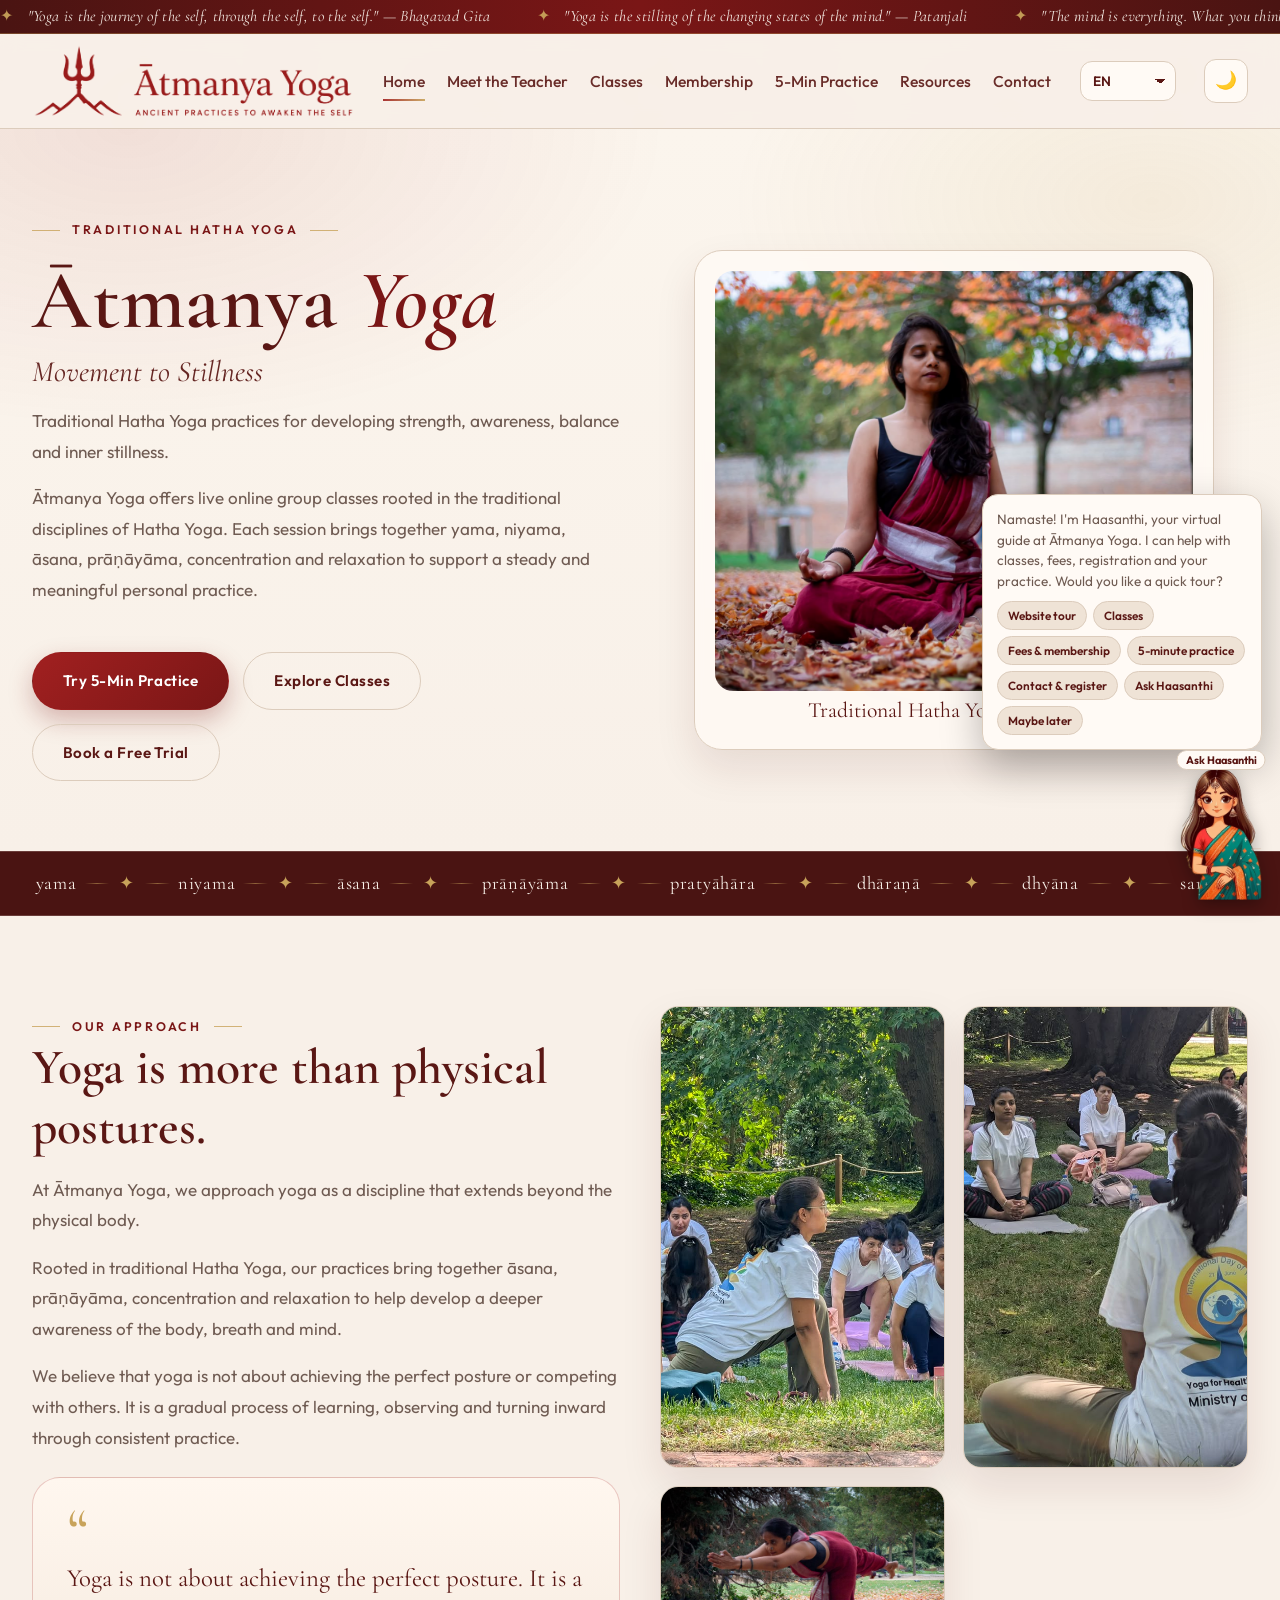
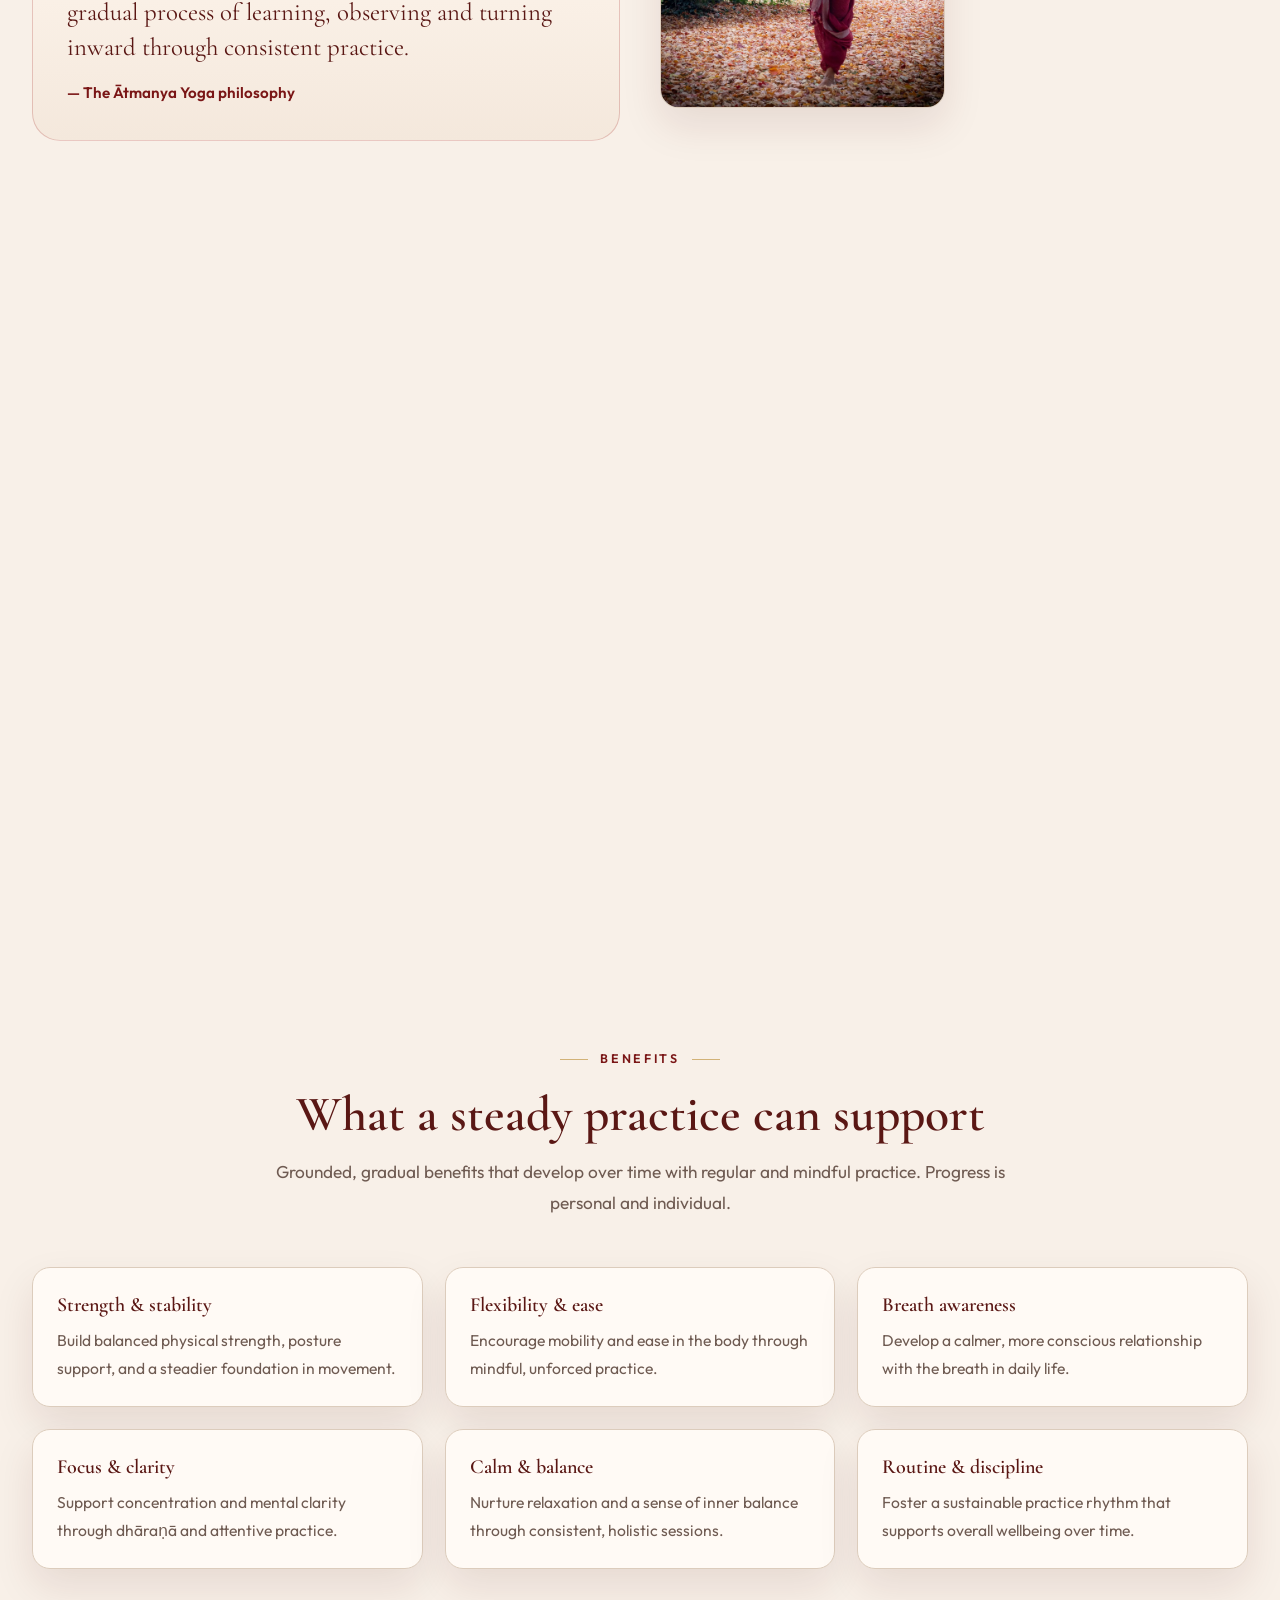
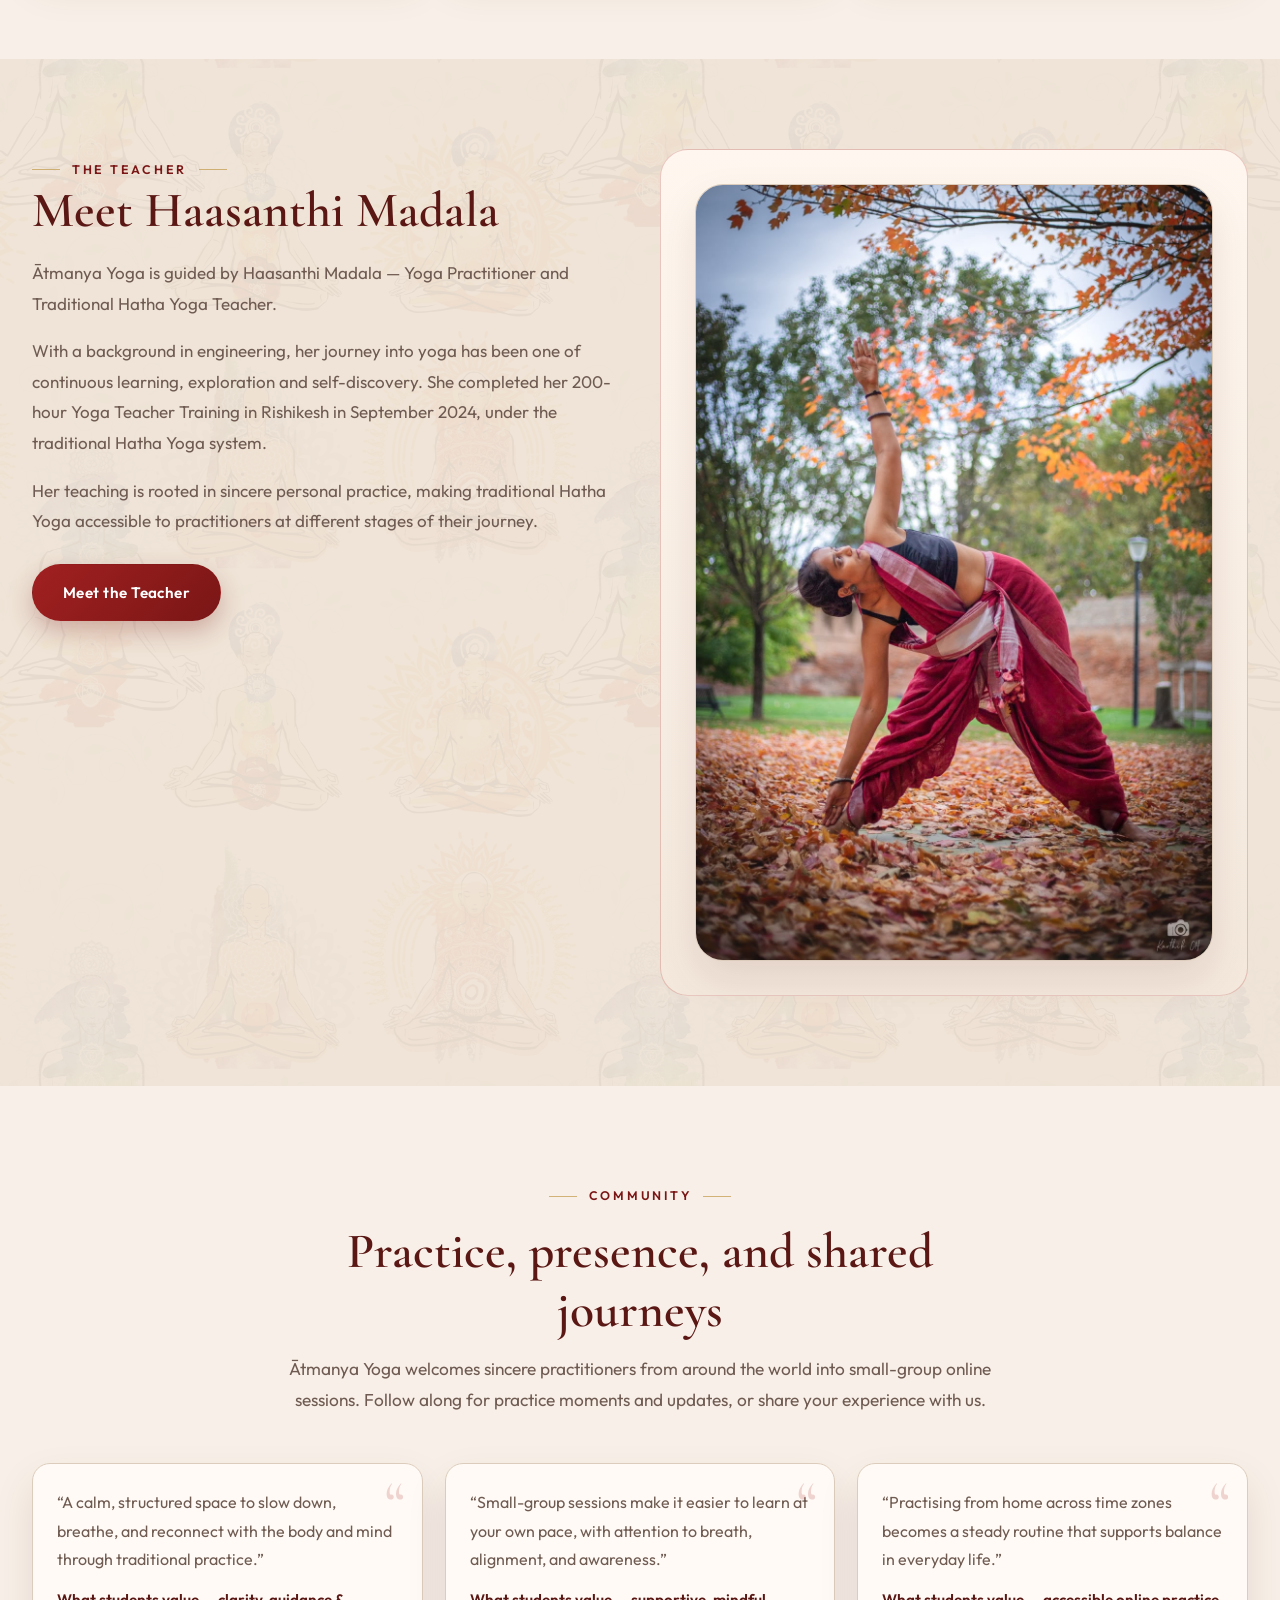
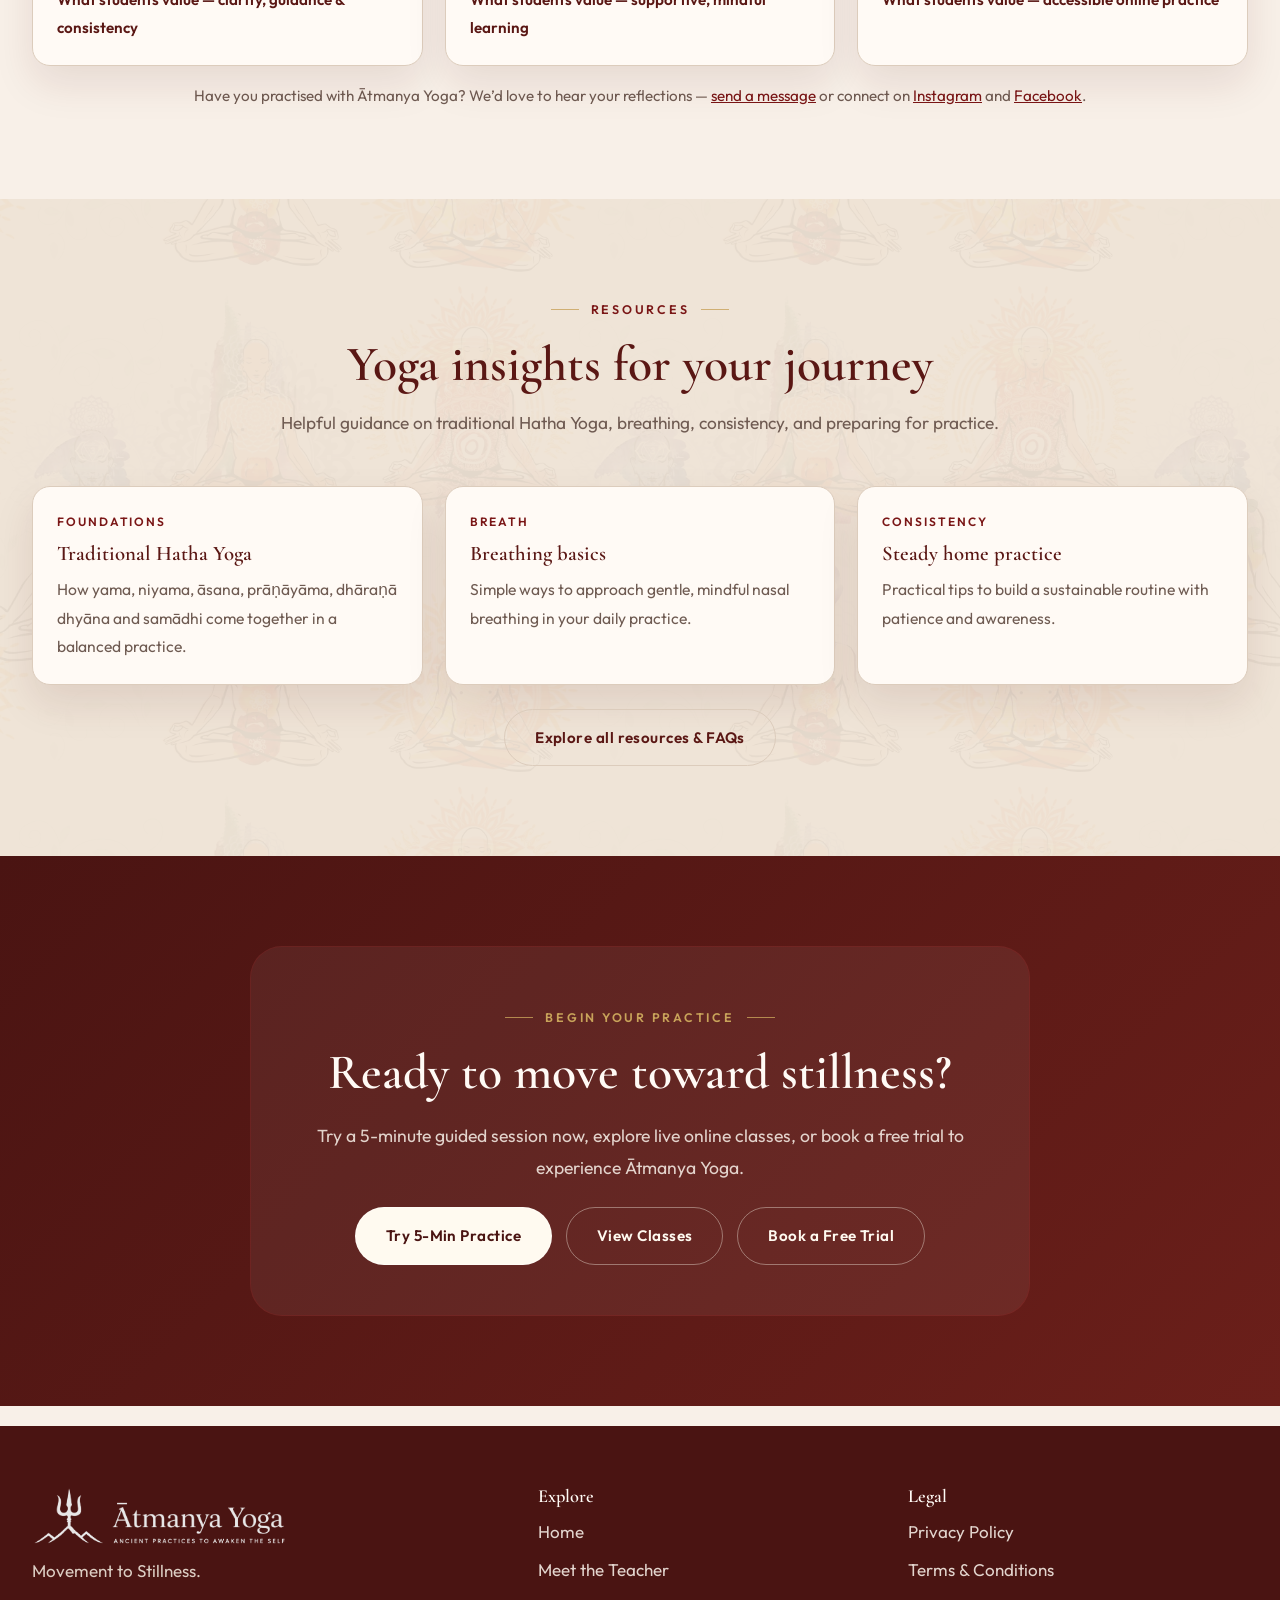
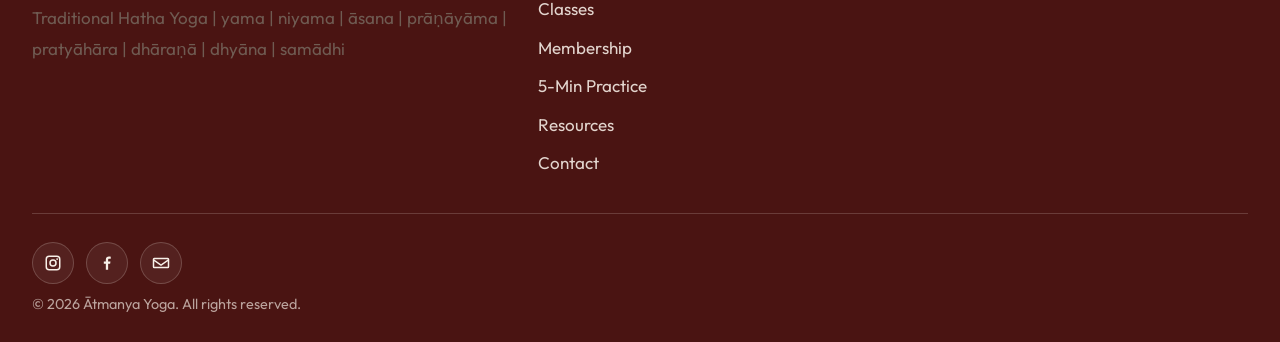
<file: index.html>
<!DOCTYPE html>
<html lang="en">
<head>
  <meta charset="UTF-8">
  <meta name="viewport" content="width=device-width, initial-scale=1.0">
  <title>Ātmanya Yoga | Movement to Stillness</title>
  <meta name="description" content="Traditional Hatha Yoga practices for developing strength, awareness, balance and inner stillness. Live online group classes, 5-minute guided practice, and resources with Ātmanya Yoga.">
  <link rel="icon" type="image/jpeg" href="assets/brand/atmanya-yoga-logo-2.jpeg">
  <link rel="preconnect" href="https://fonts.googleapis.com">
  <link rel="preconnect" href="https://fonts.gstatic.com" crossorigin>
  <link href="https://fonts.googleapis.com/css2?family=Cormorant+Garamond:ital,wght@0,400;0,500;0,600;0,700;1,400;1,500;1,600&family=Outfit:wght@300;400;500;600;700&display=swap" rel="stylesheet">
  <script>(function(){try{var t=localStorage.getItem("atmanya-theme");var d=t||(window.matchMedia&&window.matchMedia("(prefers-color-scheme: dark)").matches?"dark":"light");document.documentElement.setAttribute("data-theme",d);}catch(e){}})();</script>
  <link rel="stylesheet" href="css/style.css?v=15">
</head>
<body>
<div class="quote-ribbon" aria-label="Yoga quotes">
  <div class="quote-ribbon__track">
    <span><i>&#10022;</i> "Yoga is the journey of the self, through the self, to the self." &mdash; Bhagavad Gita</span>
    <span><i>&#10022;</i> "Yoga is the stilling of the changing states of the mind." &mdash; Patanjali</span>
    <span><i>&#10022;</i> "The mind is everything. What you think, you become." &mdash; Buddha</span>
    <span><i>&#10022;</i> "Peace comes from within. Do not seek it without." &mdash; Buddha</span>
    <span><i>&#10022;</i> "Breathe in calm, breathe out tension."</span>
    <span><i>&#10022;</i> "Practise with patience; the results will follow in time." &mdash; Patanjali</span>
    <span><i>&#10022;</i> "Yoga is the journey of the self, through the self, to the self." &mdash; Bhagavad Gita</span>
    <span><i>&#10022;</i> "Yoga is the stilling of the changing states of the mind." &mdash; Patanjali</span>
    <span><i>&#10022;</i> "The mind is everything. What you think, you become." &mdash; Buddha</span>
    <span><i>&#10022;</i> "Peace comes from within. Do not seek it without." &mdash; Buddha</span>
    <span><i>&#10022;</i> "Breathe in calm, breathe out tension."</span>
    <span><i>&#10022;</i> "Practise with patience; the results will follow in time." &mdash; Patanjali</span>
    <span><i>&#10022;</i> yama <i>&#10022;</i> niyama <i>&#10022;</i> &#257;sana <i>&#10022;</i> pr&#257;&#7751;&#257;y&#257;ma <i>&#10022;</i> praty&#257;h&#257;ra <i>&#10022;</i> dh&#257;ra&#7751;&#257; <i>&#10022;</i> dhy&#257;na <i>&#10022;</i> sam&#257;dhi</span>
    <span><i>&#10022;</i> yama <i>&#10022;</i> niyama <i>&#10022;</i> &#257;sana <i>&#10022;</i> pr&#257;&#7751;&#257;y&#257;ma <i>&#10022;</i> praty&#257;h&#257;ra <i>&#10022;</i> dh&#257;ra&#7751;&#257; <i>&#10022;</i> dhy&#257;na <i>&#10022;</i> sam&#257;dhi</span>
  </div>
</div>
  <header class="site-header">
    <div class="container header-inner">
      <a href="index.html" class="brand" aria-label="Home"><img src="assets/brand/atmanya-yoga-logo-clear.png" alt="Atmanya Yoga" class="brand-logo"></a>
      <nav class="main-nav" id="mainNav">
        <a href="index.html" class="active">Home</a>
        <a href="teacher.html">Meet the Teacher</a>
        <a href="courses.html">Classes</a>
        <a href="membership.html">Membership</a>
        <a href="virtual-session.html">5-Min Practice</a>
        <a href="resources.html">Resources</a>
        <a href="contact.html">Contact</a>
      </nav>
      <div class="lang-switch"><label class="sr-only" for="langSelect">Language</label><select id="langSelect" class="lang-select" aria-label="Select language"><option value="en">EN</option><option value="hi">&#2361;&#2367;&#2344;&#2381;&#2342;&#2368;</option><option value="fr">Fran&#231;ais</option></select></div>
        <div class="header-actions">
        <button class="theme-toggle" id="themeToggle" type="button" aria-label="Switch to dark mode" title="Switch to dark mode">🌙</button>
        <button class="nav-toggle" id="navToggle" aria-label="Toggle navigation" aria-expanded="false">
          <span></span><span></span><span></span>
        </button>
      </div>
    </div>
  </header>

  <main>
    <section class="hero">
      <div class="container hero-grid">
        <div class="hero-copy">
          <span class="eyebrow">Traditional Hatha Yoga</span>
          <h1>Ātmanya <em>Yoga</em></h1>
          <p class="hero-subtitle">Movement to Stillness</p>
          <p class="hero-lead">Traditional Hatha Yoga practices for developing strength, awareness, balance and inner stillness.</p>
          <p>Ātmanya Yoga offers live online group classes rooted in the traditional disciplines of Hatha Yoga. Each session brings together yama, niyama, &#257;sana, pr&#257;&#7751;&#257;y&#257;ma, concentration and relaxation to support a steady and meaningful personal practice.</p>
          <div class="hero-actions">
            <a href="virtual-session.html" class="btn btn--primary">Try 5-Min Practice</a>
            <a href="courses.html" class="btn btn--outline">Explore Classes</a>
            <a href="contact.html" class="btn btn--outline">Book a Free Trial</a>
          </div>
        </div>
        <div class="hero-visual">
          <div class="hero-mandala" aria-hidden="true"></div>
          <div class="hero-lotus-card">
            <img src="assets/photos/trainer-5.jpg" alt="Ātmanya Yoga practice with Haasanthi Madala" class="hero-photo">
            <p class="hero-photo-caption">Traditional Hatha Yoga in practice</p>
            </div>
        </div>
      </div>
    </section>

    <div class="mantra-strip" aria-hidden="true">
      <div class="mantra-track">
        <span>yama</span><i class="mantra-sep">&#10022;</i>
        <span>niyama</span><i class="mantra-sep">&#10022;</i>
        <span>&#257;sana</span><i class="mantra-sep">&#10022;</i>
        <span>pr&#257;&#7751;&#257;y&#257;ma</span><i class="mantra-sep">&#10022;</i>
        <span>praty&#257;h&#257;ra</span><i class="mantra-sep">&#10022;</i>
        <span>dh&#257;ra&#7751;&#257;</span><i class="mantra-sep">&#10022;</i>
        <span>dhy&#257;na</span><i class="mantra-sep">&#10022;</i>
        <span>sam&#257;dhi</span>
      </div>
    </div>

    <section class="section">
      <div class="container split">
        <div>
          <span class="eyebrow">Our Approach</span>
          <h2>Yoga is more than physical postures.</h2>
          <p>At Ātmanya Yoga, we approach yoga as a discipline that extends beyond the physical body.</p>
          <p>Rooted in traditional Hatha Yoga, our practices bring together &#257;sana, pr&#257;&#7751;&#257;y&#257;ma, concentration and relaxation to help develop a deeper awareness of the body, breath and mind.</p>
          <p>We believe that yoga is not about achieving the perfect posture or competing with others. It is a gradual process of learning, observing and turning inward through consistent practice.</p>
          <div class="card-soft" style="margin-top: 24px;">
            <div class="quote-mark">“</div>
            <blockquote>Yoga is not about achieving the perfect posture. It is a gradual process of learning, observing and turning inward through consistent practice.</blockquote>
            <cite>— The Ātmanya Yoga philosophy</cite>
          </div>
        </div>
        <div>
          <div class="gallery-grid">
            <div class="gallery-item span-6 tall"><img src="assets/photos/trainer-1.jpg" alt="Haasanthi Madala guiding a traditional Hatha Yoga practice" loading="lazy"></div>
            <div class="gallery-item span-6"><img src="assets/photos/trainer-3.jpg" alt="Yoga practice moment at Ātmanya Yoga" loading="lazy"></div>
            <div class="gallery-item span-6"><img src="assets/photos/trainer-9.jpg" alt="Mindful &#257;sana practice" loading="lazy"></div>
          </div>
        </div>
      </div>
    </section>

    <section class="section section--alt">
      <div class="container">
        <div class="section-head">
          <span class="eyebrow">Foundations</span>
          <h2>What is Traditional Hatha Yoga?</h2>
          <p>A balanced path that integrates body, breath, and mind—cultivating steadiness, clarity, and inner stillness through consistent practice.</p>
        </div>
        <div class="practice-grid">
          <div class="practice-card">
            <div class="practice-icon">आ</div>
            <h3>&#256;sana</h3>
            <p>Physical postures to develop strength, stability, flexibility, and mindful awareness of the body.</p>
          </div>
          <div class="practice-card">
            <div class="practice-icon">प्रा</div>
            <h3>Pr&#257;&#7751;&#257;y&#257;ma</h3>
            <p>Breathing practices that regulate and deepen awareness of the breath, supporting calm and vitality.</p>
          </div>
          <div class="practice-card">
            <div class="practice-icon">धा</div>
            <h3>Dh&#257;ra&#7751;&#257;</h3>
            <p>Concentration practices that nurture focus, clarity, and a steady, attentive mind.</p>
          </div>
          <div class="practice-card">
            <div class="practice-icon">&#2384;</div>
            <h3>Dhy&#257;na &amp; Sam&#257;dhi</h3>
            <p>Meditation and deep absorption that settle the mind into stillness and integration.</p>
          </div>
        </div>
        <div class="divider-lotus" aria-hidden="true">✦</div>
      </div>
    </section>

    <section class="section">
      <div class="container">
        <div class="section-head">
          <span class="eyebrow">Benefits</span>
          <h2>What a steady practice can support</h2>
          <p>Grounded, gradual benefits that develop over time with regular and mindful practice. Progress is personal and individual.</p>
        </div>
        <div class="benefit-grid">
          <div class="benefit-card"><h3>Strength &amp; stability</h3><p>Build balanced physical strength, posture support, and a steadier foundation in movement.</p></div>
          <div class="benefit-card"><h3>Flexibility &amp; ease</h3><p>Encourage mobility and ease in the body through mindful, unforced practice.</p></div>
          <div class="benefit-card"><h3>Breath awareness</h3><p>Develop a calmer, more conscious relationship with the breath in daily life.</p></div>
          <div class="benefit-card"><h3>Focus &amp; clarity</h3><p>Support concentration and mental clarity through dh&#257;ra&#7751;&#257; and attentive practice.</p></div>
          <div class="benefit-card"><h3>Calm &amp; balance</h3><p>Nurture relaxation and a sense of inner balance through consistent, holistic sessions.</p></div>
          <div class="benefit-card"><h3>Routine &amp; discipline</h3><p>Foster a sustainable practice rhythm that supports overall wellbeing over time.</p></div>
        </div>
      </div>
    </section>

    <section class="section section--alt">
      <div class="container split">
        <div>
          <span class="eyebrow">The Teacher</span>
          <h2>Meet Haasanthi Madala</h2>
          <p>Ātmanya Yoga is guided by Haasanthi Madala — Yoga Practitioner and Traditional Hatha Yoga Teacher.</p>
          <p>With a background in engineering, her journey into yoga has been one of continuous learning, exploration and self-discovery. She completed her 200-hour Yoga Teacher Training in Rishikesh in September 2024, under the traditional Hatha Yoga system.</p>
          <p>Her teaching is rooted in sincere personal practice, making traditional Hatha Yoga accessible to practitioners at different stages of their journey.</p>
          <a href="teacher.html" class="btn btn--primary" style="margin-top: 10px;">Meet the Teacher</a>
        </div>
        <div class="card-soft">
          <img src="assets/photos/trainer-8.jpg" alt="Haasanthi Madala, Yoga Practitioner and Traditional Hatha Yoga Teacher" class="teacher-photo" style="min-height: 360px;" loading="lazy">
        </div>
      </div>
    </section>

    <section class="section">
      <div class="container">
        <div class="section-head">
          <span class="eyebrow">Community</span>
          <h2>Practice, presence, and shared journeys</h2>
          <p>Ātmanya Yoga welcomes sincere practitioners from around the world into small-group online sessions. Follow along for practice moments and updates, or share your experience with us.</p>
        </div>
        <div class="testimonial-grid">
          <div class="testimonial-card">
            <p>“A calm, structured space to slow down, breathe, and reconnect with the body and mind through traditional practice.”</p>
            <div class="testimonial-meta">What students value — clarity, guidance &amp; consistency</div>
          </div>
          <div class="testimonial-card">
            <p>“Small-group sessions make it easier to learn at your own pace, with attention to breath, alignment, and awareness.”</p>
            <div class="testimonial-meta">What students value — supportive, mindful learning</div>
          </div>
          <div class="testimonial-card">
            <p>“Practising from home across time zones becomes a steady routine that supports balance in everyday life.”</p>
            <div class="testimonial-meta">What students value — accessible online practice</div>
          </div>
        </div>
        <p class="testimonial-note">Have you practised with Ātmanya Yoga? We’d love to hear your reflections — <a href="contact.html">send a message</a> or connect on <a href="https://www.instagram.com/atmanya_yoga?srtk=a21jdXFrNmxhMHBm&utm_source=qr" target="_blank" rel="noopener noreferrer">Instagram</a> and <a href="https://www.facebook.com/share/1AS5yruxhL/?mibextid=wwXIfr" target="_blank" rel="noopener noreferrer">Facebook</a>.</p>
      </div>
    </section>

    <section class="section section--alt">
      <div class="container">
        <div class="section-head">
          <span class="eyebrow">Resources</span>
          <h2>Yoga insights for your journey</h2>
          <p>Helpful guidance on traditional Hatha Yoga, breathing, consistency, and preparing for practice.</p>
        </div>
        <div class="resource-grid">
          <article class="resource-card"><span class="tag">Foundations</span><h3>Traditional Hatha Yoga</h3><p>How yama, niyama, &#257;sana, pr&#257;&#7751;&#257;y&#257;ma, dh&#257;ra&#7751;&#257; dhy&#257;na and sam&#257;dhi come together in a balanced practice.</p></article>
          <article class="resource-card"><span class="tag">Breath</span><h3>Breathing basics</h3><p>Simple ways to approach gentle, mindful nasal breathing in your daily practice.</p></article>
          <article class="resource-card"><span class="tag">Consistency</span><h3>Steady home practice</h3><p>Practical tips to build a sustainable routine with patience and awareness.</p></article>
        </div>
        <div style="text-align:center; margin-top: 24px;">
          <a href="resources.html" class="btn btn--outline">Explore all resources &amp; FAQs</a>
        </div>
      </div>
    </section>

    <section class="section section--dark">
      <div class="container">
        <div class="cta-box">
          <span class="eyebrow" style="color: var(--gold);">Begin Your Practice</span>
          <h2 style="margin-top: 14px;">Ready to move toward stillness?</h2>
          <p>Try a 5-minute guided session now, explore live online classes, or book a free trial to experience Ātmanya Yoga.</p>
          <div class="hero-actions" style="justify-content: center; margin-top: 24px;">
            <a href="virtual-session.html" class="btn btn--light">Try 5-Min Practice</a>
            <a href="courses.html" class="btn btn--outline" style="color: #fffaf0; border-color: rgba(246,239,227,0.4);">View Classes</a>
            <a href="contact.html" class="btn btn--outline" style="color: #fffaf0; border-color: rgba(246,239,227,0.4);">Book a Free Trial</a>
          </div>
        </div>
      </div>
    </section>
  </main>

  <footer class="site-footer">
    <div class="container">
      <div class="footer-grid">
        <div>
          <div class="footer-brand"><img src="assets/brand/atmanya-yoga-logo-clear.png" alt="Atmanya Yoga" class="brand-logo brand-logo--footer"></div>
          <p style="color: rgba(246,239,227,0.85);">Movement to Stillness.</p>
          <p>Traditional Hatha Yoga | yama | niyama | &#257;sana | pr&#257;&#7751;&#257;y&#257;ma | praty&#257;h&#257;ra | dh&#257;ra&#7751;&#257; | dhy&#257;na | sam&#257;dhi</p>
        </div>
        <div>
          <h4>Explore</h4>
          <ul>
            <li><a href="index.html">Home</a></li>
            <li><a href="teacher.html">Meet the Teacher</a></li>
            <li><a href="courses.html">Classes</a></li>
            <li><a href="membership.html">Membership</a></li>
            <li><a href="virtual-session.html">5-Min Practice</a></li>
            <li><a href="resources.html">Resources</a></li>
            <li><a href="contact.html">Contact</a></li>
          </ul>
        </div>
        <div>
          <h4>Legal</h4>
          <ul>
            <li><a href="privacy-policy.html">Privacy Policy</a></li>
            <li><a href="terms-conditions.html">Terms &amp; Conditions</a></li>
          </ul>
        </div>
      </div>
      <div class="footer-bottom">
        <div class="social-links">
          <a class="social-link" href="https://www.instagram.com/atmanya_yoga?srtk=a21jdXFrNmxhMHBm&utm_source=qr" target="_blank" rel="noopener noreferrer" aria-label="Instagram"><svg viewBox="0 0 24 24" aria-hidden="true"><path d="M7 2h10a5 5 0 0 1 5 5v10a5 5 0 0 1-5 5H7a5 5 0 0 1-5-5V7a5 5 0 0 1 5-5zm0 2a3 3 0 0 0-3 3v10a3 3 0 0 0 3 3h10a3 3 0 0 0 3-3V7a3 3 0 0 0-3-3H7zm5 3a5 5 0 1 1 0 10 5 5 0 0 1 0-10zm0 2a3 3 0 1 0 0 6 3 3 0 0 0 0-6zm5.5-3.5a1.2 1.2 0 1 1 0 2.4 1.2 1.2 0 0 1 0-2.4z"/></svg></a>
          <a class="social-link" href="https://www.facebook.com/share/1AS5yruxhL/?mibextid=wwXIfr" target="_blank" rel="noopener noreferrer" aria-label="Facebook"><svg viewBox="0 0 24 24" aria-hidden="true"><path d="M13.5 21v-8h2.7l.4-3.1h-3.1V7.9c0-.9.25-1.5 1.55-1.5H17V3.6c-.3 0-1.3-.13-2.45-.13-2.43 0-4.1 1.48-4.1 4.2v2.23H7.75V13h2.7v8h3.05z"/></svg></a>
          <button type="button" class="social-link email-trigger" data-email-form aria-label="Email"><svg viewBox="0 0 24 24" aria-hidden="true"><path d="M3 5h18a2 2 0 0 1 2 2v10a2 2 0 0 1-2 2H3a2 2 0 0 1-2-2V7a2 2 0 0 1 2-2zm0 2v.4l9 6.2 9-6.2V7H3zm18 10V9.8l-8.4 5.8a1 1 0 0 1-1.2 0L3 9.8V17h18z"/></svg></button>
        </div>
        <p class="footer-copy">&copy; <span id="year"></span> Ātmanya Yoga. All rights reserved.</p>
      </div>
    </div>
  </footer>
    <script src="js/i18n-data.js?v=14"></script>
  <script src="js/translate.js?v=10"></script>
  <script src="js/assistant.js?v=10"></script>
  <script src="js/email-form.js?v=3"></script>
  <script src="js/timezone-data.js?v=2"></script>
  <script src="js/main.js?v=14"></script>
</body>
</html>
</file>
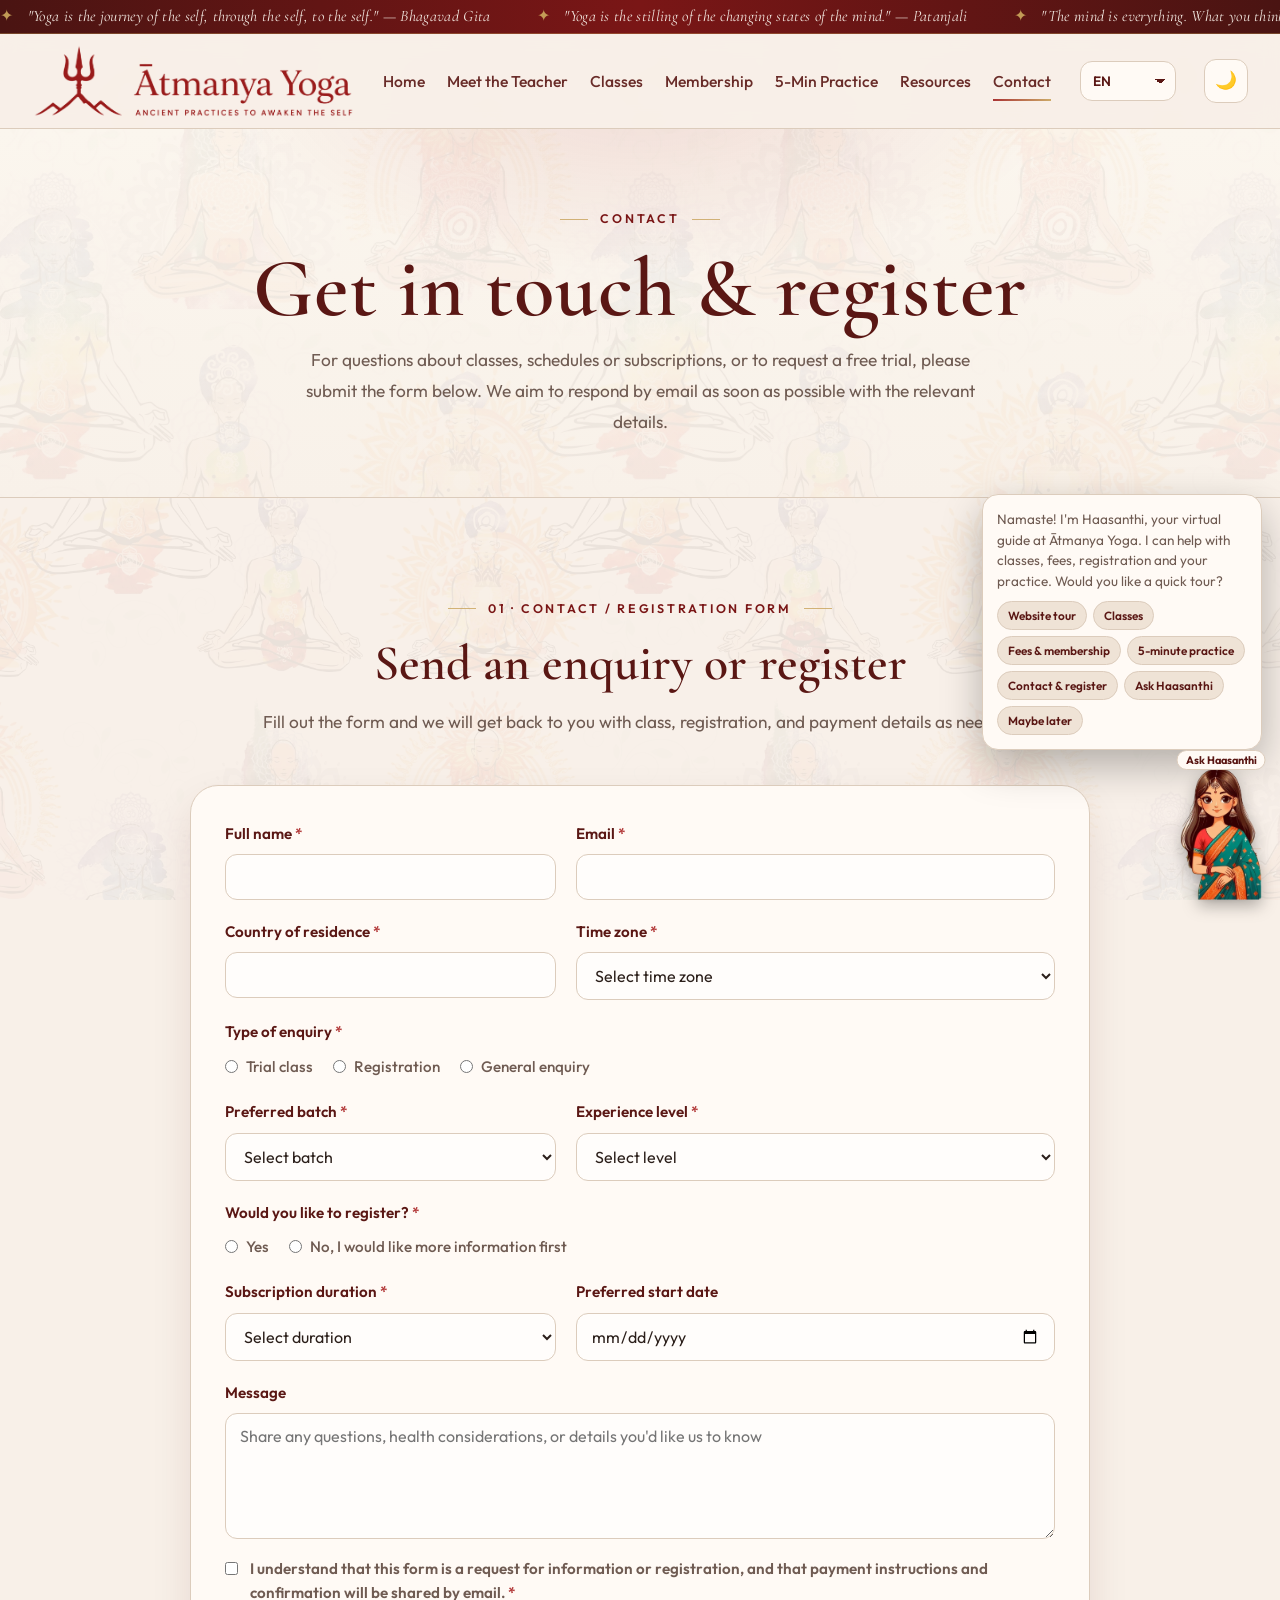
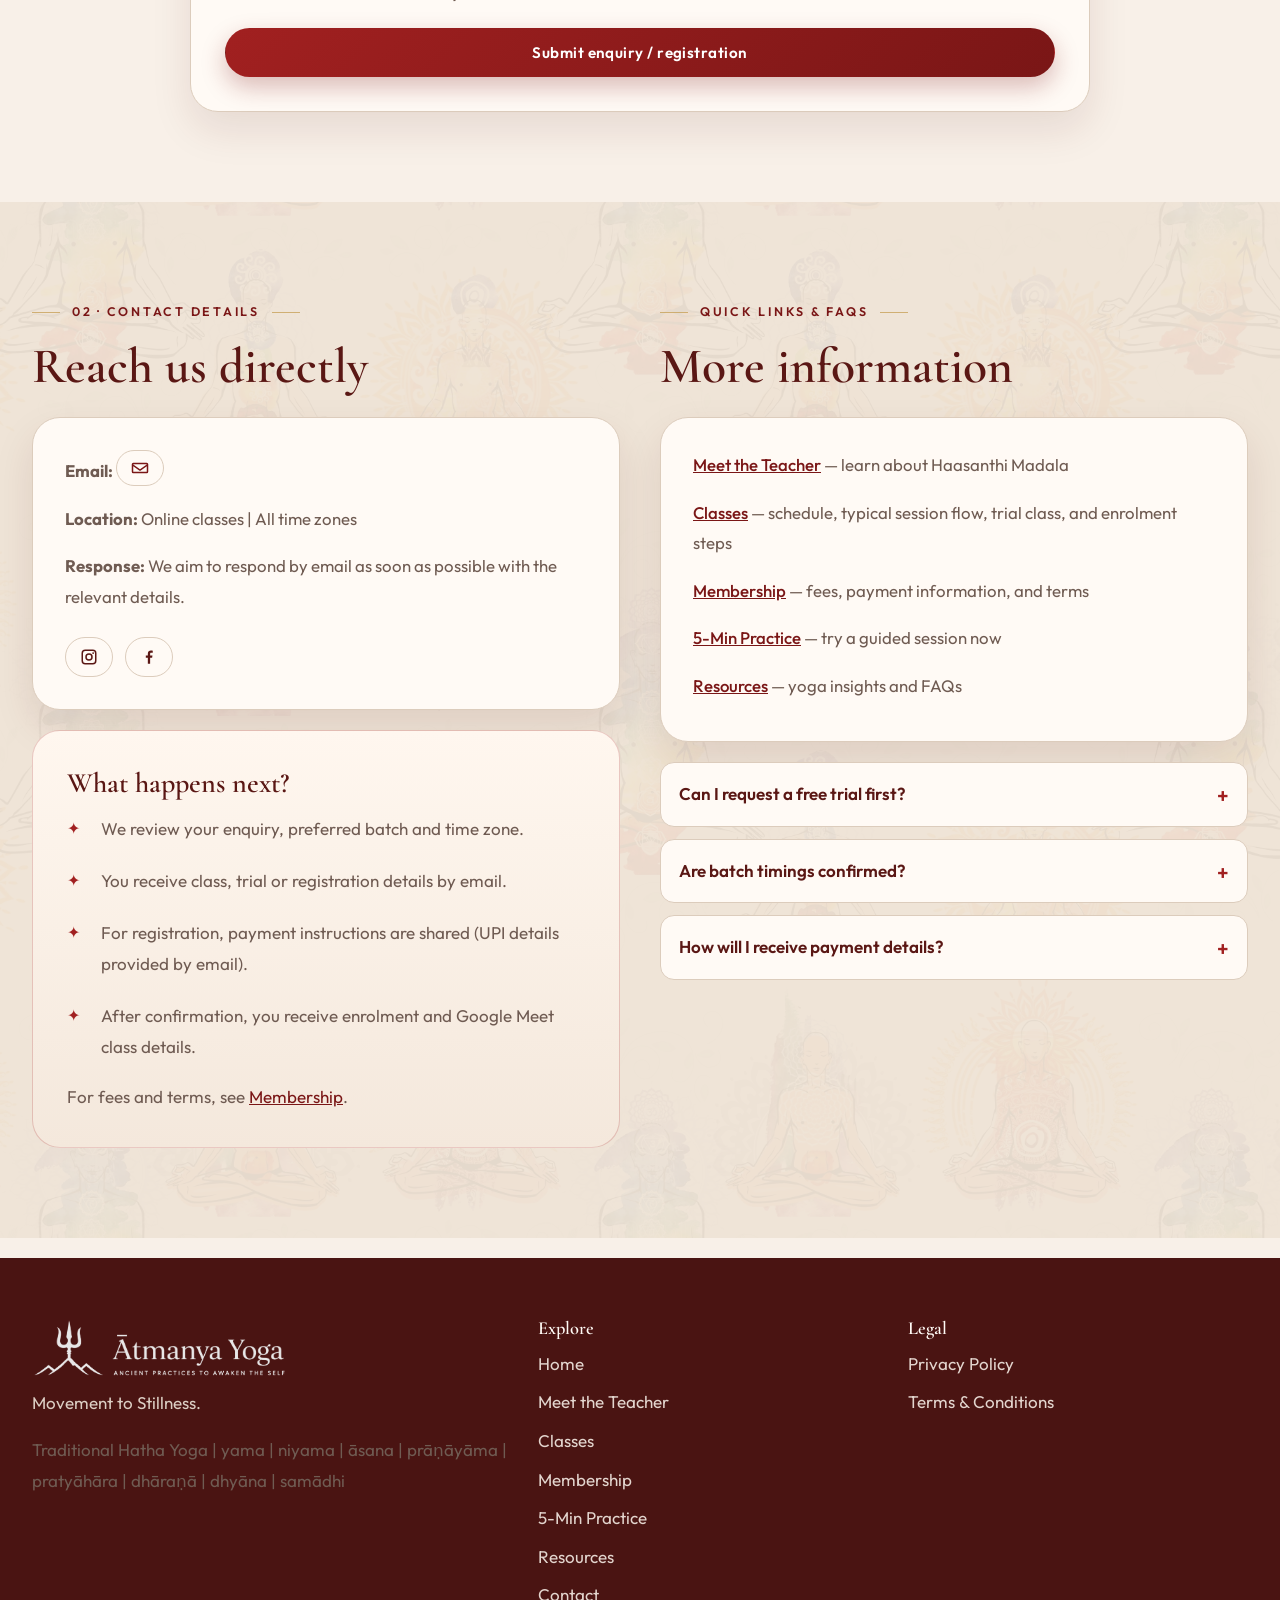
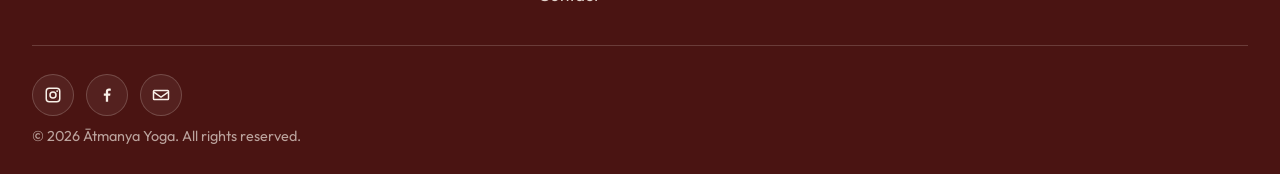
<file: contact.html>
<!DOCTYPE html>
<html lang="en">
<head>
  <meta charset="UTF-8">
  <meta name="viewport" content="width=device-width, initial-scale=1.0">
  <title>Contact &amp; Registration | Ātmanya Yoga</title>
  <meta name="description" content="Contact Ātmanya Yoga for questions, free trial, or registration. Send an enquiry about traditional Hatha Yoga classes, schedules or subscriptions.">
  <link rel="icon" type="image/jpeg" href="assets/brand/atmanya-yoga-logo-2.jpeg">
  <link rel="preconnect" href="https://fonts.googleapis.com">
  <link rel="preconnect" href="https://fonts.gstatic.com" crossorigin>
  <link href="https://fonts.googleapis.com/css2?family=Cormorant+Garamond:ital,wght@0,400;0,500;0,600;0,700;1,400;1,500;1,600&family=Outfit:wght@300;400;500;600;700&display=swap" rel="stylesheet">
  <script>(function(){try{var t=localStorage.getItem("atmanya-theme");var d=t||(window.matchMedia&&window.matchMedia("(prefers-color-scheme: dark)").matches?"dark":"light");document.documentElement.setAttribute("data-theme",d);}catch(e){}})();</script>
  <link rel="stylesheet" href="css/style.css?v=15">
</head>
<body>
<div class="quote-ribbon" aria-label="Yoga quotes">
  <div class="quote-ribbon__track">
    <span><i>&#10022;</i> "Yoga is the journey of the self, through the self, to the self." &mdash; Bhagavad Gita</span>
    <span><i>&#10022;</i> "Yoga is the stilling of the changing states of the mind." &mdash; Patanjali</span>
    <span><i>&#10022;</i> "The mind is everything. What you think, you become." &mdash; Buddha</span>
    <span><i>&#10022;</i> "Peace comes from within. Do not seek it without." &mdash; Buddha</span>
    <span><i>&#10022;</i> "Breathe in calm, breathe out tension."</span>
    <span><i>&#10022;</i> "Practise with patience; the results will follow in time." &mdash; Patanjali</span>
    <span><i>&#10022;</i> "Yoga is the journey of the self, through the self, to the self." &mdash; Bhagavad Gita</span>
    <span><i>&#10022;</i> "Yoga is the stilling of the changing states of the mind." &mdash; Patanjali</span>
    <span><i>&#10022;</i> "The mind is everything. What you think, you become." &mdash; Buddha</span>
    <span><i>&#10022;</i> "Peace comes from within. Do not seek it without." &mdash; Buddha</span>
    <span><i>&#10022;</i> "Breathe in calm, breathe out tension."</span>
    <span><i>&#10022;</i> "Practise with patience; the results will follow in time." &mdash; Patanjali</span>
    <span><i>&#10022;</i> yama <i>&#10022;</i> niyama <i>&#10022;</i> &#257;sana <i>&#10022;</i> pr&#257;&#7751;&#257;y&#257;ma <i>&#10022;</i> praty&#257;h&#257;ra <i>&#10022;</i> dh&#257;ra&#7751;&#257; <i>&#10022;</i> dhy&#257;na <i>&#10022;</i> sam&#257;dhi</span>
    <span><i>&#10022;</i> yama <i>&#10022;</i> niyama <i>&#10022;</i> &#257;sana <i>&#10022;</i> pr&#257;&#7751;&#257;y&#257;ma <i>&#10022;</i> praty&#257;h&#257;ra <i>&#10022;</i> dh&#257;ra&#7751;&#257; <i>&#10022;</i> dhy&#257;na <i>&#10022;</i> sam&#257;dhi</span>
  </div>
</div>
  <header class="site-header">
    <div class="container header-inner">
      <a href="index.html" class="brand" aria-label="Home"><img src="assets/brand/atmanya-yoga-logo-clear.png" alt="Atmanya Yoga" class="brand-logo"></a>
      <nav class="main-nav" id="mainNav">
        <a href="index.html">Home</a>
        <a href="teacher.html">Meet the Teacher</a>
        <a href="courses.html">Classes</a>
        <a href="membership.html">Membership</a>
        <a href="virtual-session.html">5-Min Practice</a>
        <a href="resources.html">Resources</a>
        <a href="contact.html" class="active">Contact</a>
      </nav>
      <div class="lang-switch"><label class="sr-only" for="langSelect">Language</label><select id="langSelect" class="lang-select" aria-label="Select language"><option value="en">EN</option><option value="hi">&#2361;&#2367;&#2344;&#2381;&#2342;&#2368;</option><option value="fr">Fran&#231;ais</option></select></div>
        <div class="header-actions">
        <button class="theme-toggle" id="themeToggle" type="button" aria-label="Switch to dark mode" title="Switch to dark mode">🌙</button>
        <button class="nav-toggle" id="navToggle" aria-label="Toggle navigation" aria-expanded="false">
          <span></span><span></span><span></span>
        </button>
      </div>
    </div>
  </header>

  <main>
    <section class="page-hero">
      <div class="container">
        <span class="eyebrow">Contact</span>
        <h1>Get in touch &amp; register</h1>
        <p>For questions about classes, schedules or subscriptions, or to request a free trial, please submit the form below. We aim to respond by email as soon as possible with the relevant details.</p>
      </div>
    </section>

    <section class="section">
      <div class="container">
        <div class="section-head">
          <span class="eyebrow">01 · Contact / Registration Form</span>
          <h2>Send an enquiry or register</h2>
          <p>Fill out the form and we will get back to you with class, registration, and payment details as needed.</p>
        </div>

        <form id="enquiryForm" class="form-card" novalidate>
          <div class="form-grid">
            <div class="field">
              <label for="fullName">Full name <span class="required">*</span></label>
              <input type="text" id="fullName" name="fullName" required>
            </div>
            <div class="field">
              <label for="email">Email <span class="required">*</span></label>
              <input type="email" id="email" name="email" required>
            </div>
            <div class="field">
              <label for="country">Country of residence <span class="required">*</span></label>
              <input type="text" id="country" name="country" required>
            </div>
            <div class="field">
              <label for="timezone">Time zone <span class="required">*</span></label>
              <select id="timezone" name="timezone" required>
                <option value="">Select time zone</option>
              </select>
            </div>
            <div class="field field--full">
              <span style="font-weight: 600; color: var(--heading); font-size: 0.95rem;">Type of enquiry <span class="required">*</span></span>
              <div class="radio-row">
                <label class="radio-pill"><input type="radio" name="enquiryType" value="Trial class" required> Trial class</label>
                <label class="radio-pill"><input type="radio" name="enquiryType" value="Registration"> Registration</label>
                <label class="radio-pill"><input type="radio" name="enquiryType" value="General enquiry"> General enquiry</label>
              </div>
            </div>
            <div class="field">
              <label for="batch">Preferred batch <span class="required">*</span></label>
              <select id="batch" name="batch" required>
                <option value="">Select batch</option>
                <option>Beginner</option>
                <option>Intermediate</option>
              </select>
            </div>
            <div class="field">
              <label for="experience">Experience level <span class="required">*</span></label>
              <select id="experience" name="experience" required>
                <option value="">Select level</option>
                <option>Beginner</option>
                <option>Intermediate</option>
              </select>
            </div>
            <div class="field field--full">
              <span style="font-weight: 600; color: var(--heading); font-size: 0.95rem;">Would you like to register? <span class="required">*</span></span>
              <div class="radio-row">
                <label class="radio-pill"><input type="radio" name="register" value="Yes" required> Yes</label>
                <label class="radio-pill"><input type="radio" name="register" value="No"> No, I would like more information first</label>
              </div>
            </div>
            <div class="field">
              <label for="subscription">Subscription duration <span class="required">*</span></label>
              <select id="subscription" name="subscription" required>
                <option value="">Select duration</option>
                <option>Monthly</option>
                <option>Quarterly</option>
                <option>Half-yearly</option>
                <option>Annual</option>
              </select>
            </div>
            <div class="field">
              <label for="startDate">Preferred start date</label>
              <input type="date" id="startDate" name="startDate">
            </div>
            <div class="field field--full">
              <label for="message">Message</label>
              <textarea id="message" name="message" rows="5" placeholder="Share any questions, health considerations, or details you'd like us to know"></textarea>
            </div>
            <div class="field field--full">
              <label class="checkbox-field">
                <input type="checkbox" id="consent" name="consent" required>
                <span>I understand that this form is a request for information or registration, and that payment instructions and confirmation will be shared by email. <span class="required">*</span></span>
              </label>
            </div>
          </div>
          <div style="margin-top: 22px;">
            <button type="submit" class="btn btn--primary btn--block">Submit enquiry / registration</button>
          </div>
          <div id="formConfirm" class="form-confirm" role="status" aria-live="polite">
            Thank you for your enquiry. We will respond with the relevant class, registration and payment details by email.
          </div>
        </form>
      </div>
    </section>

    <section class="section section--alt">
      <div class="container split">
        <div>
          <div class="section-head" style="text-align: left; margin: 0 0 20px;">
            <span class="eyebrow">02 · Contact Details</span>
            <h2>Reach us directly</h2>
          </div>
          <div class="card">
            <ul class="info-list" style="font-size: 1.05rem;">
              <li><strong>Email:</strong> <button type="button" class="social-link email-trigger" data-email-form aria-label="Email"><svg viewBox="0 0 24 24" aria-hidden="true"><path d="M3 5h18a2 2 0 0 1 2 2v10a2 2 0 0 1-2 2H3a2 2 0 0 1-2-2V7a2 2 0 0 1 2-2zm0 2v.4l9 6.2 9-6.2V7H3zm18 10V9.8l-8.4 5.8a1 1 0 0 1-1.2 0L3 9.8V17h18z"/></svg></button></li>
              <li><strong>Location:</strong> Online classes | All time zones</li>
              <li><strong>Response:</strong> We aim to respond by email as soon as possible with the relevant details.</li>
            </ul>
            <div class="social-links" style="margin-top: 18px;">
              <a class="social-link" href="https://www.instagram.com/atmanya_yoga?srtk=a21jdXFrNmxhMHBm&utm_source=qr" target="_blank" rel="noopener noreferrer" aria-label="Instagram"><svg viewBox="0 0 24 24" aria-hidden="true"><path d="M7 2h10a5 5 0 0 1 5 5v10a5 5 0 0 1-5 5H7a5 5 0 0 1-5-5V7a5 5 0 0 1 5-5zm0 2a3 3 0 0 0-3 3v10a3 3 0 0 0 3 3h10a3 3 0 0 0 3-3V7a3 3 0 0 0-3-3H7zm5 3a5 5 0 1 1 0 10 5 5 0 0 1 0-10zm0 2a3 3 0 1 0 0 6 3 3 0 0 0 0-6zm5.5-3.5a1.2 1.2 0 1 1 0 2.4 1.2 1.2 0 0 1 0-2.4z"/></svg></a>
              <a class="social-link" href="https://www.facebook.com/share/1AS5yruxhL/?mibextid=wwXIfr" target="_blank" rel="noopener noreferrer" aria-label="Facebook"><svg viewBox="0 0 24 24" aria-hidden="true"><path d="M13.5 21v-8h2.7l.4-3.1h-3.1V7.9c0-.9.25-1.5 1.55-1.5H17V3.6c-.3 0-1.3-.13-2.45-.13-2.43 0-4.1 1.48-4.1 4.2v2.23H7.75V13h2.7v8h3.05z"/></svg></a>
            </div>
          </div>
          <div class="card-soft" style="margin-top: 20px;">
            <h3>What happens next?</h3>
            <ul class="check-list" style="margin-top: 12px;">
              <li>We review your enquiry, preferred batch and time zone.</li>
              <li>You receive class, trial or registration details by email.</li>
              <li>For registration, payment instructions are shared (UPI details provided by email).</li>
              <li>After confirmation, you receive enrolment and Google Meet class details.</li>
            </ul>
            <p style="margin-top: 12px;">For fees and terms, see <a href="membership.html">Membership</a>.</p>
          </div>
        </div>
        <div>
          <div class="section-head" style="text-align: left; margin: 0 0 20px;">
            <span class="eyebrow">Quick Links &amp; FAQs</span>
            <h2>More information</h2>
          </div>
          <div class="card">
            <ul class="info-list" style="font-size: 1.05rem;">
              <li><a href="teacher.html">Meet the Teacher</a> — learn about Haasanthi Madala</li>
              <li><a href="courses.html">Classes</a> — schedule, typical session flow, trial class, and enrolment steps</li>
              <li><a href="membership.html">Membership</a> — fees, payment information, and terms</li>
              <li><a href="virtual-session.html">5-Min Practice</a> — try a guided session now</li>
              <li><a href="resources.html">Resources</a> — yoga insights and FAQs</li>
            </ul>
          </div>
          <div class="faq-list" style="margin-top: 20px;">
            <details class="faq-item"><summary>Can I request a free trial first?</summary><div class="faq-body"><p>Yes. Select “Trial class” in the form above. You may attend one free trial class before enrolling in a membership.</p></div></details>
            <details class="faq-item"><summary>Are batch timings confirmed?</summary><div class="faq-body"><p>Batch timings are currently listed as “To be confirmed”. Submit an enquiry with your time zone and level to receive current availability.</p></div></details>
            <details class="faq-item"><summary>How will I receive payment details?</summary><div class="faq-body"><p>At present, payment can be made through UPI, and payment details will be shared with you by email after registration. UPI ID and QR code are listed on the <a href="membership.html">Membership</a> page as placeholders ([INSERT UPI ID], [UPLOAD QR CODE]) until provided.</p></div></details>
          </div>
        </div>
      </div>
    </section>
  </main>

  <footer class="site-footer">
    <div class="container">
      <div class="footer-grid">
        <div>
          <div class="footer-brand"><img src="assets/brand/atmanya-yoga-logo-clear.png" alt="Atmanya Yoga" class="brand-logo brand-logo--footer"></div>
          <p style="color: rgba(246,239,227,0.85);">Movement to Stillness.</p>
          <p>Traditional Hatha Yoga | yama | niyama | &#257;sana | pr&#257;&#7751;&#257;y&#257;ma | praty&#257;h&#257;ra | dh&#257;ra&#7751;&#257; | dhy&#257;na | sam&#257;dhi</p>
        </div>
        <div>
          <h4>Explore</h4>
          <ul>
            <li><a href="index.html">Home</a></li>
            <li><a href="teacher.html">Meet the Teacher</a></li>
            <li><a href="courses.html">Classes</a></li>
            <li><a href="membership.html">Membership</a></li>
            <li><a href="virtual-session.html">5-Min Practice</a></li>
            <li><a href="resources.html">Resources</a></li>
            <li><a href="contact.html">Contact</a></li>
          </ul>
        </div>
        <div>
          <h4>Legal</h4>
          <ul>
            <li><a href="privacy-policy.html">Privacy Policy</a></li>
            <li><a href="terms-conditions.html">Terms &amp; Conditions</a></li>
          </ul>
        </div>
      </div>
      <div class="footer-bottom">
        <div class="social-links">
          <a class="social-link" href="https://www.instagram.com/atmanya_yoga?srtk=a21jdXFrNmxhMHBm&utm_source=qr" target="_blank" rel="noopener noreferrer" aria-label="Instagram"><svg viewBox="0 0 24 24" aria-hidden="true"><path d="M7 2h10a5 5 0 0 1 5 5v10a5 5 0 0 1-5 5H7a5 5 0 0 1-5-5V7a5 5 0 0 1 5-5zm0 2a3 3 0 0 0-3 3v10a3 3 0 0 0 3 3h10a3 3 0 0 0 3-3V7a3 3 0 0 0-3-3H7zm5 3a5 5 0 1 1 0 10 5 5 0 0 1 0-10zm0 2a3 3 0 1 0 0 6 3 3 0 0 0 0-6zm5.5-3.5a1.2 1.2 0 1 1 0 2.4 1.2 1.2 0 0 1 0-2.4z"/></svg></a>
          <a class="social-link" href="https://www.facebook.com/share/1AS5yruxhL/?mibextid=wwXIfr" target="_blank" rel="noopener noreferrer" aria-label="Facebook"><svg viewBox="0 0 24 24" aria-hidden="true"><path d="M13.5 21v-8h2.7l.4-3.1h-3.1V7.9c0-.9.25-1.5 1.55-1.5H17V3.6c-.3 0-1.3-.13-2.45-.13-2.43 0-4.1 1.48-4.1 4.2v2.23H7.75V13h2.7v8h3.05z"/></svg></a>
          <button type="button" class="social-link email-trigger" data-email-form aria-label="Email"><svg viewBox="0 0 24 24" aria-hidden="true"><path d="M3 5h18a2 2 0 0 1 2 2v10a2 2 0 0 1-2 2H3a2 2 0 0 1-2-2V7a2 2 0 0 1 2-2zm0 2v.4l9 6.2 9-6.2V7H3zm18 10V9.8l-8.4 5.8a1 1 0 0 1-1.2 0L3 9.8V17h18z"/></svg></button>
        </div>
        <p class="footer-copy">&copy; <span id="year"></span> Ātmanya Yoga. All rights reserved.</p>
      </div>
    </div>
  </footer>
    <script src="js/i18n-data.js?v=14"></script>
  <script src="js/translate.js?v=10"></script>
  <script src="js/assistant.js?v=10"></script>
  <script src="js/email-form.js?v=3"></script>
  <script src="js/timezone-data.js?v=2"></script>
  <script src="js/main.js?v=14"></script>
</body>
</html>
</file>
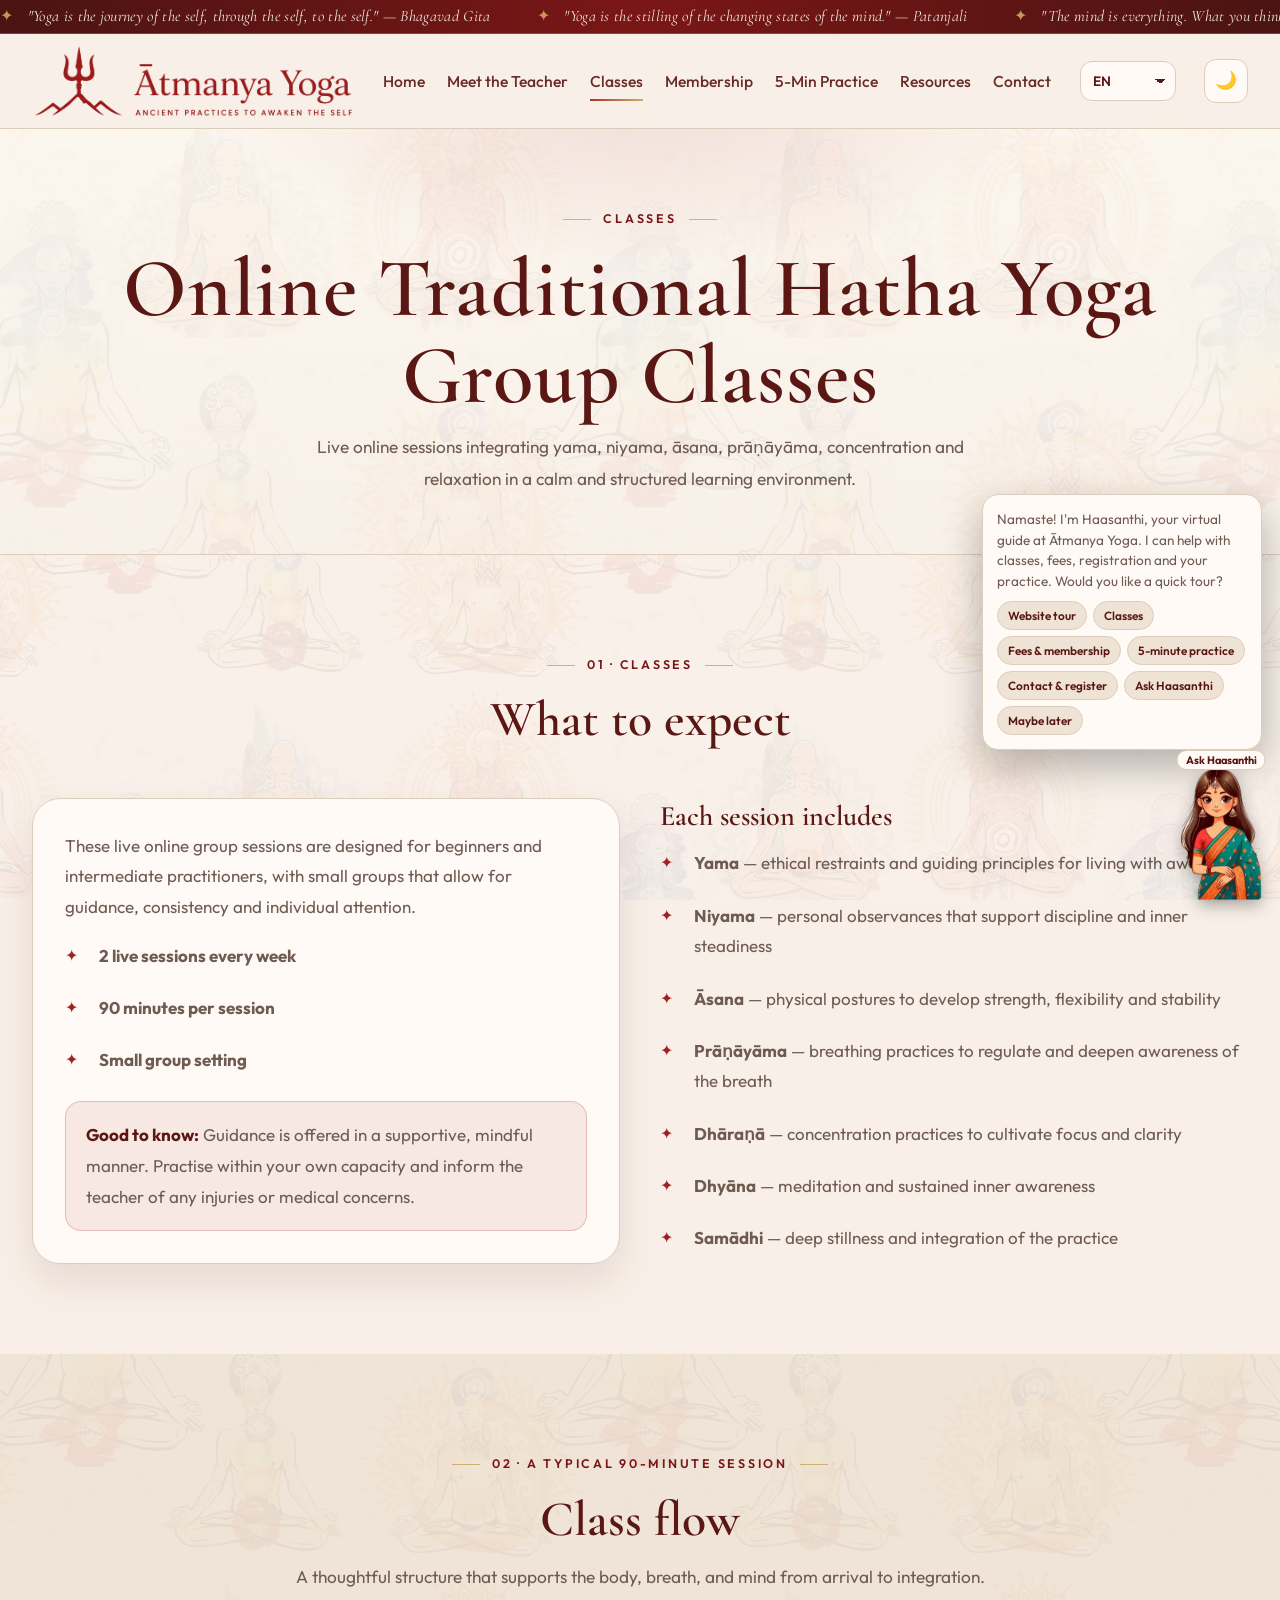
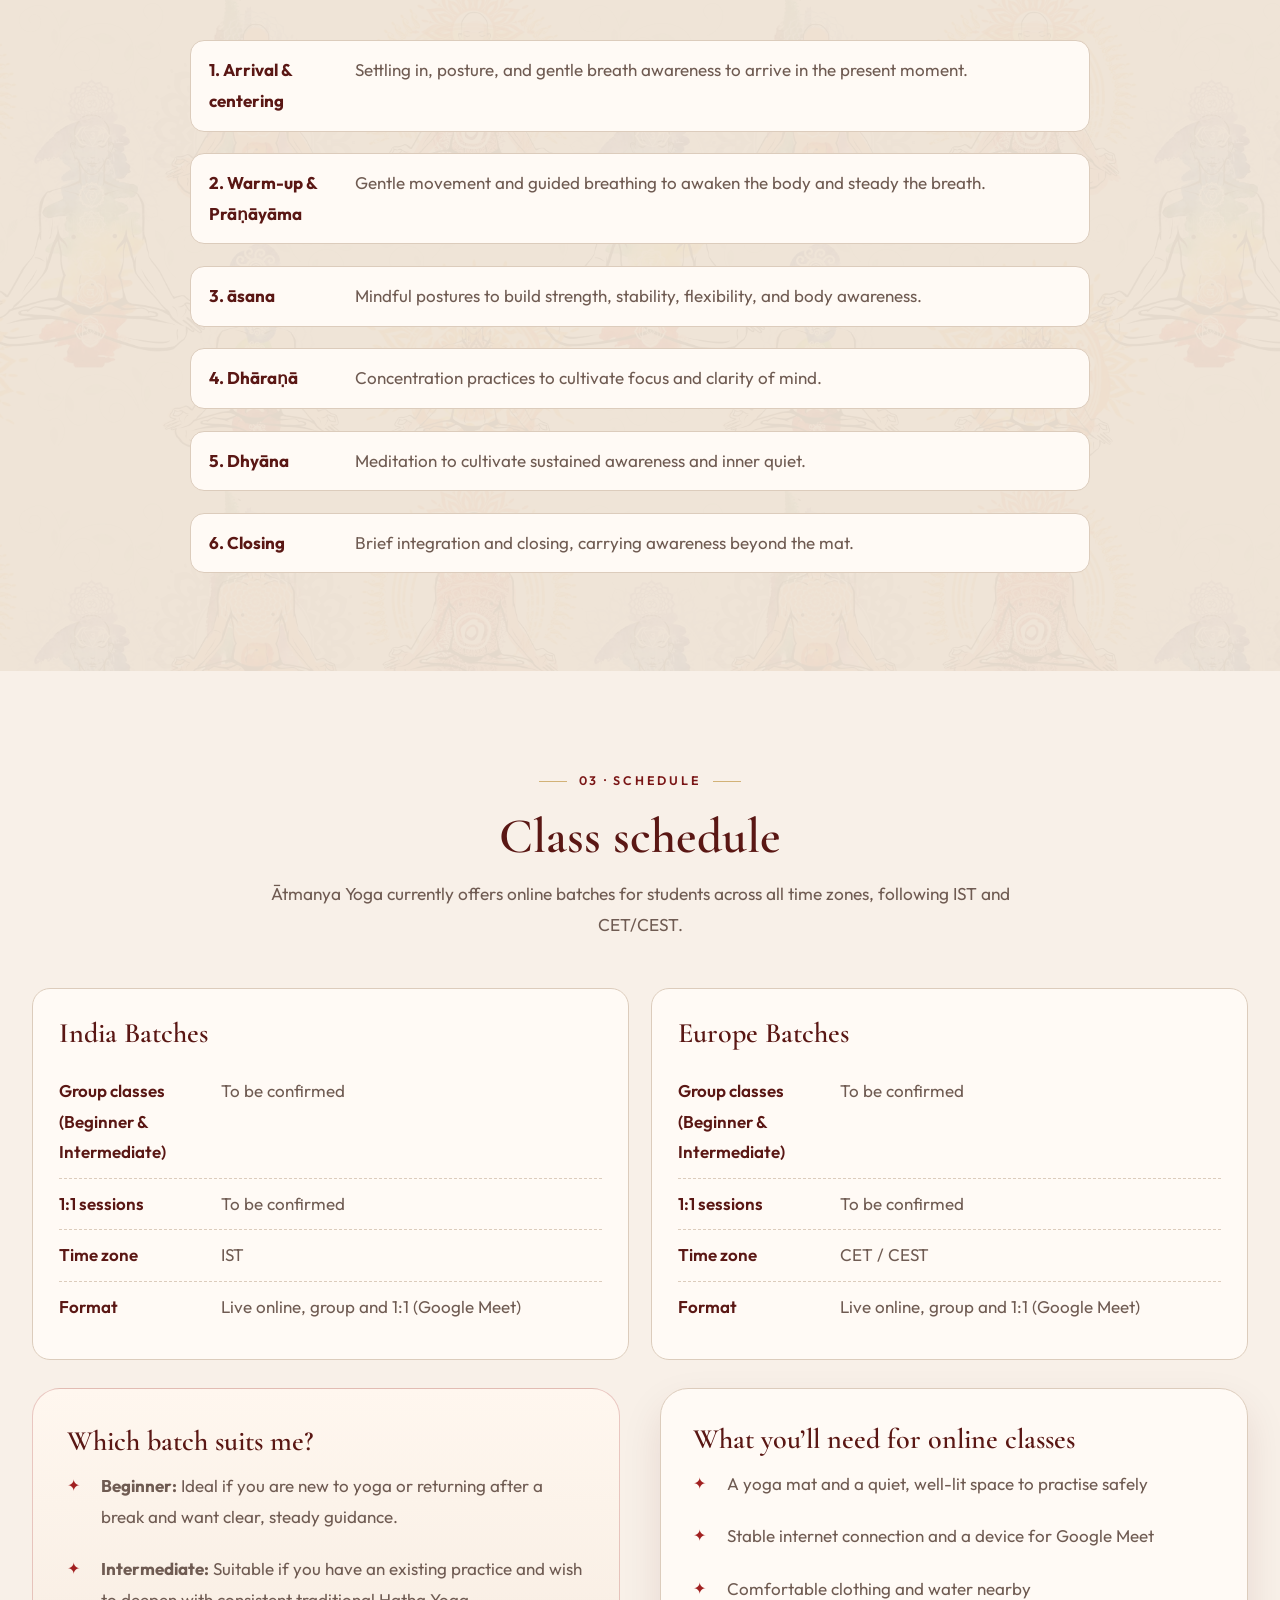
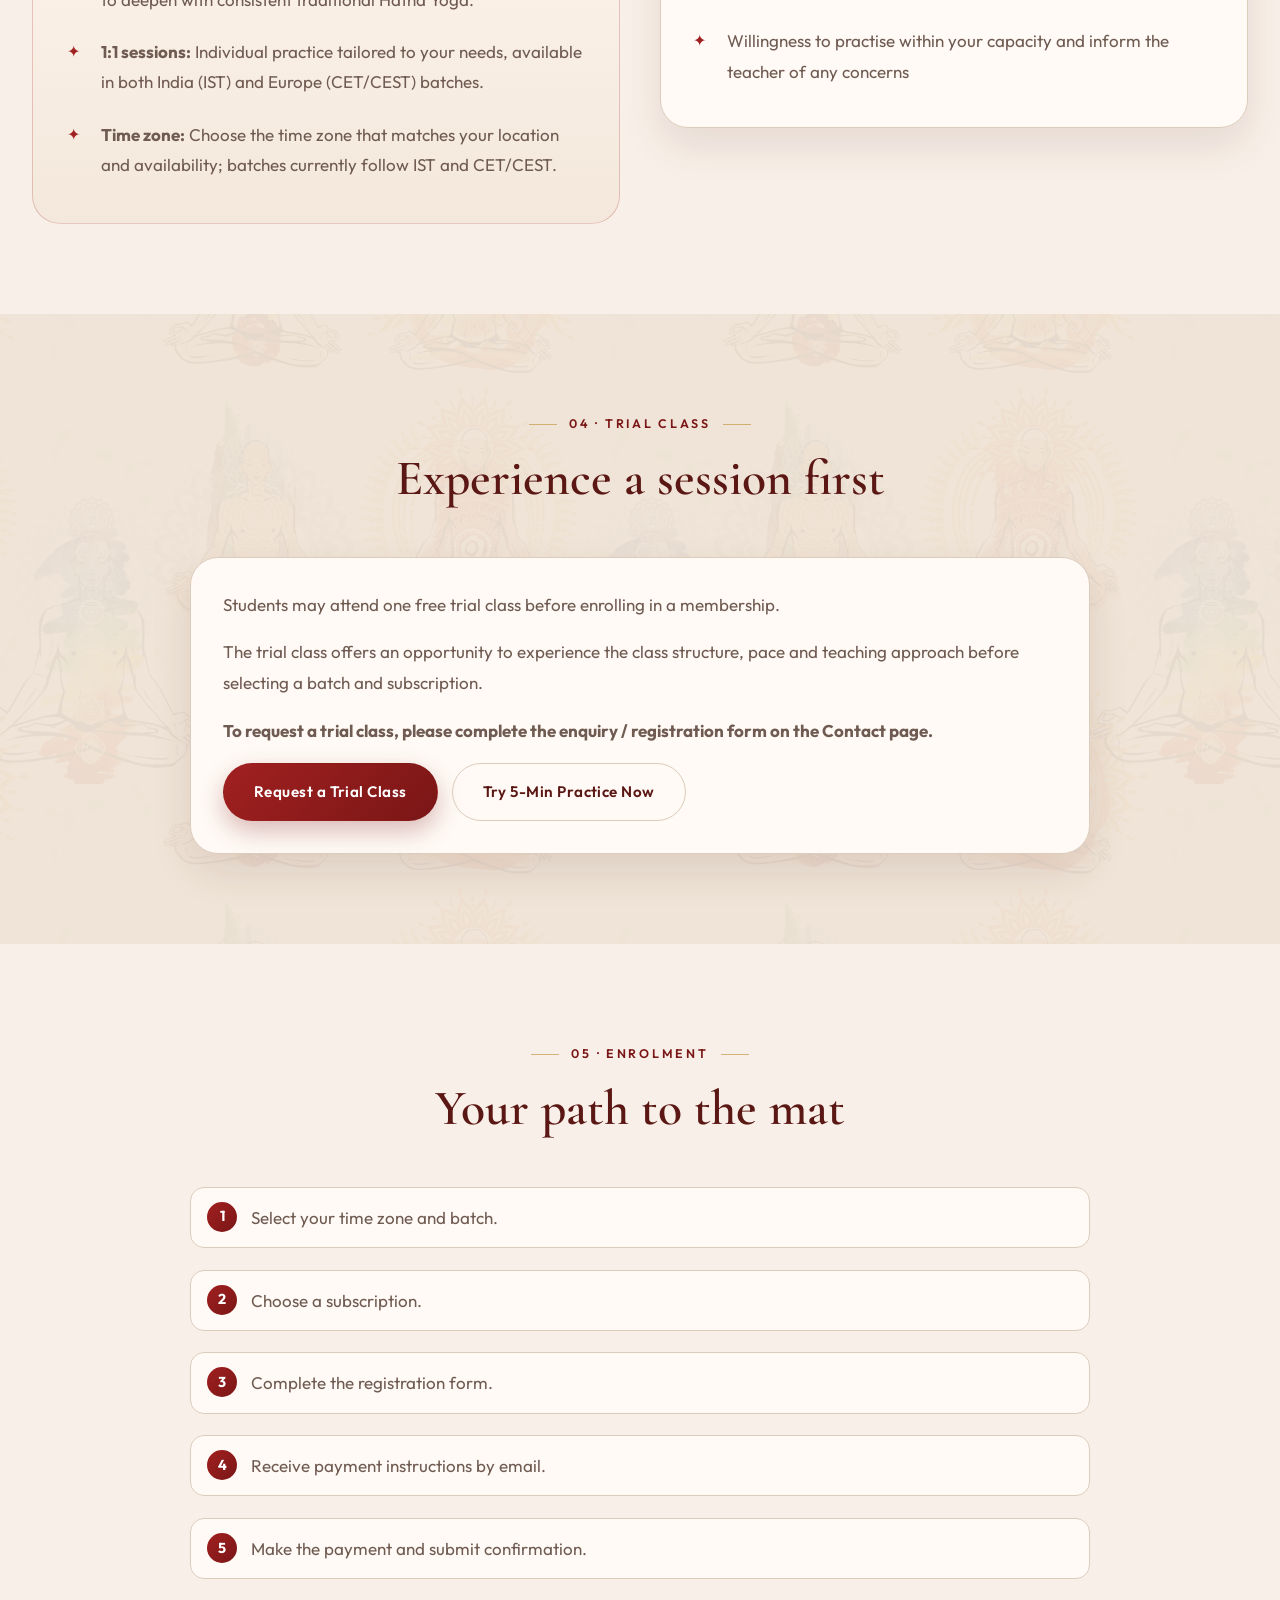
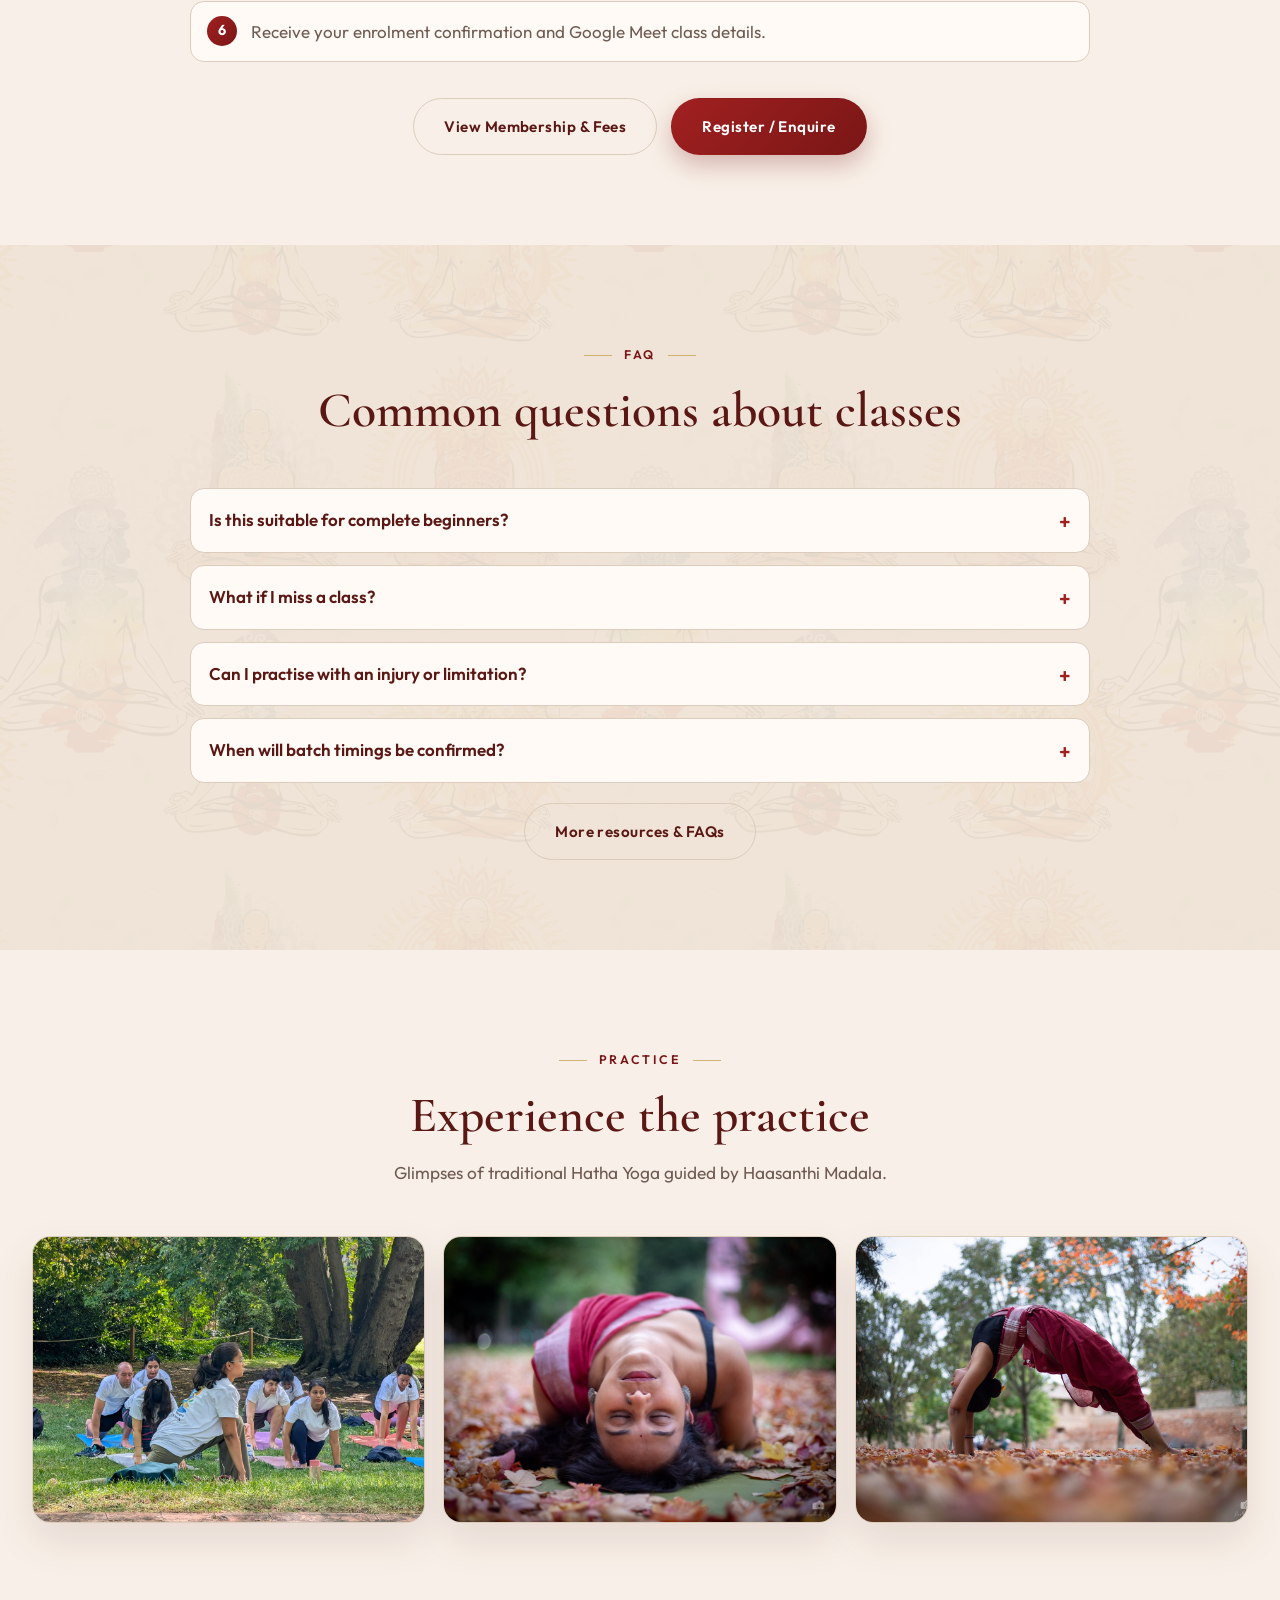
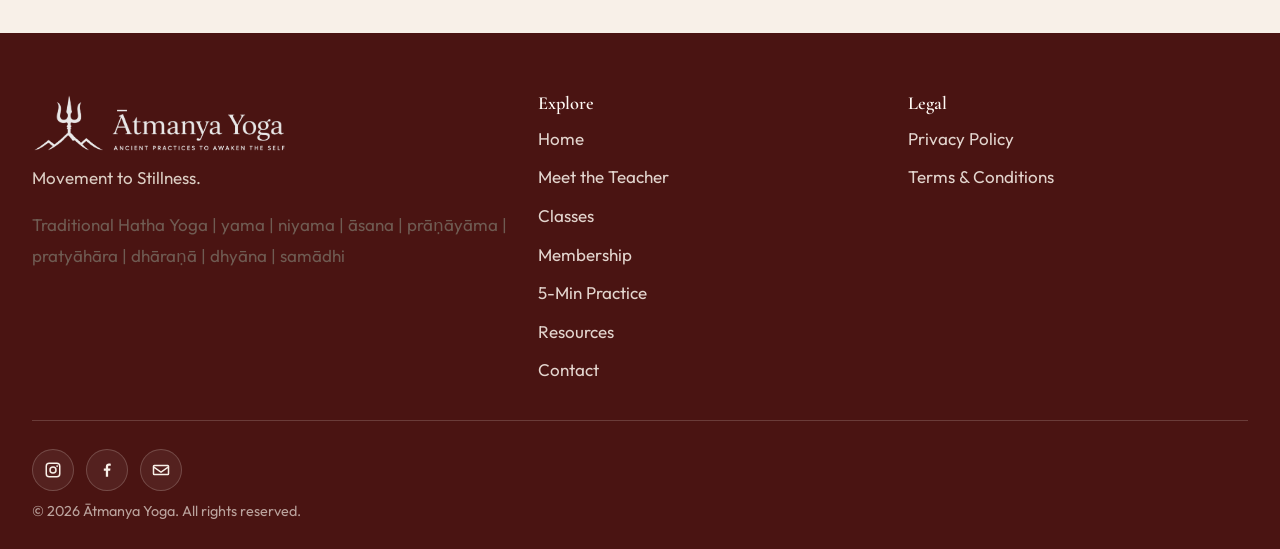
<file: courses.html>
<!DOCTYPE html>
<html lang="en">
<head>
  <meta charset="UTF-8">
  <meta name="viewport" content="width=device-width, initial-scale=1.0">
  <title>Classes | Ātmanya Yoga</title>
  <meta name="description" content="Online Traditional Hatha Yoga group classes. Two live sessions every week, 90 minutes per session. Small groups for beginners and intermediate practitioners across all time zones.">
  <link rel="icon" type="image/jpeg" href="assets/brand/atmanya-yoga-logo-2.jpeg">
  <link rel="preconnect" href="https://fonts.googleapis.com">
  <link rel="preconnect" href="https://fonts.gstatic.com" crossorigin>
  <link href="https://fonts.googleapis.com/css2?family=Cormorant+Garamond:ital,wght@0,400;0,500;0,600;0,700;1,400;1,500;1,600&family=Outfit:wght@300;400;500;600;700&display=swap" rel="stylesheet">
  <script>(function(){try{var t=localStorage.getItem("atmanya-theme");var d=t||(window.matchMedia&&window.matchMedia("(prefers-color-scheme: dark)").matches?"dark":"light");document.documentElement.setAttribute("data-theme",d);}catch(e){}})();</script>
  <link rel="stylesheet" href="css/style.css?v=15">
</head>
<body>
<div class="quote-ribbon" aria-label="Yoga quotes">
  <div class="quote-ribbon__track">
    <span><i>&#10022;</i> "Yoga is the journey of the self, through the self, to the self." &mdash; Bhagavad Gita</span>
    <span><i>&#10022;</i> "Yoga is the stilling of the changing states of the mind." &mdash; Patanjali</span>
    <span><i>&#10022;</i> "The mind is everything. What you think, you become." &mdash; Buddha</span>
    <span><i>&#10022;</i> "Peace comes from within. Do not seek it without." &mdash; Buddha</span>
    <span><i>&#10022;</i> "Breathe in calm, breathe out tension."</span>
    <span><i>&#10022;</i> "Practise with patience; the results will follow in time." &mdash; Patanjali</span>
    <span><i>&#10022;</i> "Yoga is the journey of the self, through the self, to the self." &mdash; Bhagavad Gita</span>
    <span><i>&#10022;</i> "Yoga is the stilling of the changing states of the mind." &mdash; Patanjali</span>
    <span><i>&#10022;</i> "The mind is everything. What you think, you become." &mdash; Buddha</span>
    <span><i>&#10022;</i> "Peace comes from within. Do not seek it without." &mdash; Buddha</span>
    <span><i>&#10022;</i> "Breathe in calm, breathe out tension."</span>
    <span><i>&#10022;</i> "Practise with patience; the results will follow in time." &mdash; Patanjali</span>
    <span><i>&#10022;</i> yama <i>&#10022;</i> niyama <i>&#10022;</i> &#257;sana <i>&#10022;</i> pr&#257;&#7751;&#257;y&#257;ma <i>&#10022;</i> praty&#257;h&#257;ra <i>&#10022;</i> dh&#257;ra&#7751;&#257; <i>&#10022;</i> dhy&#257;na <i>&#10022;</i> sam&#257;dhi</span>
    <span><i>&#10022;</i> yama <i>&#10022;</i> niyama <i>&#10022;</i> &#257;sana <i>&#10022;</i> pr&#257;&#7751;&#257;y&#257;ma <i>&#10022;</i> praty&#257;h&#257;ra <i>&#10022;</i> dh&#257;ra&#7751;&#257; <i>&#10022;</i> dhy&#257;na <i>&#10022;</i> sam&#257;dhi</span>
  </div>
</div>
  <header class="site-header">
    <div class="container header-inner">
      <a href="index.html" class="brand" aria-label="Home"><img src="assets/brand/atmanya-yoga-logo-clear.png" alt="Atmanya Yoga" class="brand-logo"></a>
      <nav class="main-nav" id="mainNav">
        <a href="index.html">Home</a>
        <a href="teacher.html">Meet the Teacher</a>
        <a href="courses.html" class="active">Classes</a>
        <a href="membership.html">Membership</a>
        <a href="virtual-session.html">5-Min Practice</a>
        <a href="resources.html">Resources</a>
        <a href="contact.html">Contact</a>
      </nav>
      <div class="lang-switch"><label class="sr-only" for="langSelect">Language</label><select id="langSelect" class="lang-select" aria-label="Select language"><option value="en">EN</option><option value="hi">&#2361;&#2367;&#2344;&#2381;&#2342;&#2368;</option><option value="fr">Fran&#231;ais</option></select></div>
        <div class="header-actions">
        <button class="theme-toggle" id="themeToggle" type="button" aria-label="Switch to dark mode" title="Switch to dark mode">🌙</button>
        <button class="nav-toggle" id="navToggle" aria-label="Toggle navigation" aria-expanded="false">
          <span></span><span></span><span></span>
        </button>
      </div>
    </div>
  </header>

  <main>
    <section class="page-hero">
      <div class="container">
        <span class="eyebrow">Classes</span>
        <h1>Online Traditional Hatha Yoga Group Classes</h1>
        <p>Live online sessions integrating yama, niyama, &#257;sana, pr&#257;&#7751;&#257;y&#257;ma, concentration and relaxation in a calm and structured learning environment.</p>
      </div>
    </section>

    <section class="section">
      <div class="container">
        <div class="section-head">
          <span class="eyebrow">01 · Classes</span>
          <h2>What to expect</h2>
        </div>
        <div class="split">
          <div class="card">
            <p>These live online group sessions are designed for beginners and intermediate practitioners, with small groups that allow for guidance, consistency and individual attention.</p>
            <ul class="check-list" style="margin-top: 18px;">
              <li><strong>2 live sessions every week</strong></li>
              <li><strong>90 minutes per session</strong></li>
              <li><strong>Small group setting</strong></li>
            </ul>
            <div class="callout" style="margin-top: 18px;"><strong>Good to know:</strong> Guidance is offered in a supportive, mindful manner. Practise within your own capacity and inform the teacher of any injuries or medical concerns.</div>
          </div>
          <div>
            <h3 style="margin-bottom: 14px;">Each session includes</h3>
            <ul class="check-list">
              <li><strong>Yama</strong> — ethical restraints and guiding principles for living with awareness</li>
              <li><strong>Niyama</strong> — personal observances that support discipline and inner steadiness</li>
              <li><strong>&#256;sana</strong> — physical postures to develop strength, flexibility and stability</li>
              <li><strong>Pr&#257;&#7751;&#257;y&#257;ma</strong> — breathing practices to regulate and deepen awareness of the breath</li>
              <li><strong>Dh&#257;ra&#7751;&#257;</strong> — concentration practices to cultivate focus and clarity</li>
              <li><strong>Dhy&#257;na</strong> &#8212; meditation and sustained inner awareness</li>
              <li><strong>Sam&#257;dhi</strong> &#8212; deep stillness and integration of the practice</li>
            </ul>
          </div>
        </div>
      </div>
    </section>

    <section class="section section--alt">
      <div class="container">
        <div class="section-head">
          <span class="eyebrow">02 · A Typical 90-Minute Session</span>
          <h2>Class flow</h2>
          <p>A thoughtful structure that supports the body, breath, and mind from arrival to integration.</p>
        </div>
        <div style="max-width: 900px; margin: 0 auto;">
          <ul class="timeline">
            <li><span class="timeline-time">1. Arrival &amp; centering</span><p>Settling in, posture, and gentle breath awareness to arrive in the present moment.</p></li>
            <li><span class="timeline-time">2. Warm-up &amp; Pr&#257;&#7751;&#257;y&#257;ma</span><p>Gentle movement and guided breathing to awaken the body and steady the breath.</p></li>
            <li><span class="timeline-time">3. &#257;sana</span><p>Mindful postures to build strength, stability, flexibility, and body awareness.</p></li>
            <li><span class="timeline-time">4. Dh&#257;ra&#7751;&#257;</span><p>Concentration practices to cultivate focus and clarity of mind.</p></li>
            <li><span class="timeline-time">5. Dhy&#257;na</span><p>Meditation to cultivate sustained awareness and inner quiet.</p></li>
            <li><span class="timeline-time">6. Closing</span><p>Brief integration and closing, carrying awareness beyond the mat.</p></li>
          </ul>
        </div>
      </div>
    </section>

    <section class="section">
      <div class="container">
        <div class="section-head">
          <span class="eyebrow">03 · Schedule</span>
          <h2>Class schedule</h2>
          <p>Ātmanya Yoga currently offers online batches for students across all time zones, following IST and CET/CEST.</p>
        </div>
        <div class="schedule-grid">
          <div class="schedule-card">
            <h3>India Batches</h3>
            <dl class="schedule-row"><dt>Group classes (Beginner &amp; Intermediate)</dt><dd>To be confirmed</dd></dl>
            <dl class="schedule-row"><dt>1:1 sessions</dt><dd>To be confirmed</dd></dl>
            <dl class="schedule-row"><dt>Time zone</dt><dd>IST</dd></dl>
            <dl class="schedule-row"><dt>Format</dt><dd>Live online, group and 1:1 (Google Meet)</dd></dl>
          </div>
          <div class="schedule-card">
            <h3>Europe Batches</h3>
            <dl class="schedule-row"><dt>Group classes (Beginner &amp; Intermediate)</dt><dd>To be confirmed</dd></dl>
            <dl class="schedule-row"><dt>1:1 sessions</dt><dd>To be confirmed</dd></dl>
            <dl class="schedule-row"><dt>Time zone</dt><dd>CET / CEST</dd></dl>
            <dl class="schedule-row"><dt>Format</dt><dd>Live online, group and 1:1 (Google Meet)</dd></dl>
          </div>
        </div>
        <div class="split" style="margin-top: 28px;">
          <div class="card-soft">
            <h3>Which batch suits me?</h3>
            <ul class="check-list" style="margin-top: 12px;">
              <li><strong>Beginner:</strong> Ideal if you are new to yoga or returning after a break and want clear, steady guidance.</li>
              <li><strong>Intermediate:</strong> Suitable if you have an existing practice and wish to deepen with consistent traditional Hatha Yoga.</li>
              <li><strong>1:1 sessions:</strong> Individual practice tailored to your needs, available in both India (IST) and Europe (CET/CEST) batches.</li>
              <li><strong>Time zone:</strong> Choose the time zone that matches your location and availability; batches currently follow IST and CET/CEST.</li>
            </ul>
          </div>
          <div class="card">
            <h3>What you’ll need for online classes</h3>
            <ul class="check-list" style="margin-top: 12px;">
              <li>A yoga mat and a quiet, well-lit space to practise safely</li>
              <li>Stable internet connection and a device for Google Meet</li>
              <li>Comfortable clothing and water nearby</li>
              <li>Willingness to practise within your capacity and inform the teacher of any concerns</li>
            </ul>
          </div>
        </div>
      </div>
    </section>

    <section class="section section--alt">
      <div class="container" style="max-width: 900px;">
        <div class="section-head">
          <span class="eyebrow">04 · Trial Class</span>
          <h2>Experience a session first</h2>
        </div>
        <div class="card">
          <p>Students may attend one free trial class before enrolling in a membership.</p>
          <p>The trial class offers an opportunity to experience the class structure, pace and teaching approach before selecting a batch and subscription.</p>
          <p style="margin-top: 10px;"><strong>To request a trial class, please complete the enquiry / registration form on the Contact page.</strong></p>
          <div style="display:flex; gap:14px; flex-wrap:wrap; margin-top: 16px;">
            <a href="contact.html" class="btn btn--primary">Request a Trial Class</a>
            <a href="virtual-session.html" class="btn btn--outline">Try 5-Min Practice Now</a>
          </div>
        </div>
      </div>
    </section>

    <section class="section">
      <div class="container">
        <div class="section-head">
          <span class="eyebrow">05 · Enrolment</span>
          <h2>Your path to the mat</h2>
        </div>
        <div style="max-width: 900px; margin: 0 auto;">
          <ol class="steps">
            <li>Select your time zone and batch.</li>
            <li>Choose a subscription.</li>
            <li>Complete the registration form.</li>
            <li>Receive payment instructions by email.</li>
            <li>Make the payment and submit confirmation.</li>
            <li>Receive your enrolment confirmation and Google Meet class details.</li>
          </ol>
          <div style="text-align: center; margin-top: 28px; display: flex; gap: 14px; justify-content: center; flex-wrap: wrap;">
            <a href="membership.html" class="btn btn--outline">View Membership &amp; Fees</a>
            <a href="contact.html" class="btn btn--primary">Register / Enquire</a>
          </div>
        </div>
      </div>
    </section>

    <section class="section section--alt">
      <div class="container">
        <div class="section-head">
          <span class="eyebrow">FAQ</span>
          <h2>Common questions about classes</h2>
        </div>
        <div class="faq-list">
          <details class="faq-item"><summary>Is this suitable for complete beginners?</summary><div class="faq-body"><p>Yes. Beginner batches are designed for those new to yoga or returning after a break, with clear guidance in a small-group setting.</p></div></details>
          <details class="faq-item"><summary>What if I miss a class?</summary><div class="faq-body"><p>Students are encouraged to attend all scheduled sessions. Missed classes due to personal reasons are not automatically refundable or transferable. If a class is cancelled by the teacher, a replacement session or appropriate extension will be arranged.</p></div></details>
          <details class="faq-item"><summary>Can I practise with an injury or limitation?</summary><div class="faq-body"><p>Please inform the teacher of any relevant injuries, medical limitations or physical concerns before participating. Practise within your own capacity and avoid forcing postures. Seek medical advice where appropriate.</p></div></details>
          <details class="faq-item"><summary>When will batch timings be confirmed?</summary><div class="faq-body"><p>Batch timings are currently listed as “To be confirmed”. Please submit an enquiry to receive the latest schedule and availability for your time zone and level.</p></div></details>
        </div>
        <div style="text-align:center; margin-top: 20px;"><a href="resources.html" class="btn btn--outline">More resources &amp; FAQs</a></div>
      </div>
    </section>

    <section class="section">
      <div class="container">
        <div class="section-head">
          <span class="eyebrow">Practice</span>
          <h2>Experience the practice</h2>
          <p>Glimpses of traditional Hatha Yoga guided by Haasanthi Madala.</p>
        </div>
        <div class="gallery-grid">
          <div class="gallery-item span-4"><img src="assets/photos/trainer-1.jpg" alt="Traditional Hatha Yoga practice session" loading="lazy"></div>
          <div class="gallery-item span-4"><img src="assets/photos/trainer-6.jpg" alt="&#256;sana practice with Ātmanya Yoga" loading="lazy"></div>
          <div class="gallery-item span-4"><img src="assets/photos/trainer-10.jpg" alt="Mindful yoga practice" loading="lazy"></div>
        </div>
      </div>
    </section>
  </main>

  <footer class="site-footer">
    <div class="container">
      <div class="footer-grid">
        <div>
          <div class="footer-brand"><img src="assets/brand/atmanya-yoga-logo-clear.png" alt="Atmanya Yoga" class="brand-logo brand-logo--footer"></div>
          <p style="color: rgba(246,239,227,0.85);">Movement to Stillness.</p>
          <p>Traditional Hatha Yoga | yama | niyama | &#257;sana | pr&#257;&#7751;&#257;y&#257;ma | praty&#257;h&#257;ra | dh&#257;ra&#7751;&#257; | dhy&#257;na | sam&#257;dhi</p>
        </div>
        <div>
          <h4>Explore</h4>
          <ul>
            <li><a href="index.html">Home</a></li>
            <li><a href="teacher.html">Meet the Teacher</a></li>
            <li><a href="courses.html">Classes</a></li>
            <li><a href="membership.html">Membership</a></li>
            <li><a href="virtual-session.html">5-Min Practice</a></li>
            <li><a href="resources.html">Resources</a></li>
            <li><a href="contact.html">Contact</a></li>
          </ul>
        </div>
        <div>
          <h4>Legal</h4>
          <ul>
            <li><a href="privacy-policy.html">Privacy Policy</a></li>
            <li><a href="terms-conditions.html">Terms &amp; Conditions</a></li>
          </ul>
        </div>
      </div>
      <div class="footer-bottom">
        <div class="social-links">
          <a class="social-link" href="https://www.instagram.com/atmanya_yoga?srtk=a21jdXFrNmxhMHBm&utm_source=qr" target="_blank" rel="noopener noreferrer" aria-label="Instagram"><svg viewBox="0 0 24 24" aria-hidden="true"><path d="M7 2h10a5 5 0 0 1 5 5v10a5 5 0 0 1-5 5H7a5 5 0 0 1-5-5V7a5 5 0 0 1 5-5zm0 2a3 3 0 0 0-3 3v10a3 3 0 0 0 3 3h10a3 3 0 0 0 3-3V7a3 3 0 0 0-3-3H7zm5 3a5 5 0 1 1 0 10 5 5 0 0 1 0-10zm0 2a3 3 0 1 0 0 6 3 3 0 0 0 0-6zm5.5-3.5a1.2 1.2 0 1 1 0 2.4 1.2 1.2 0 0 1 0-2.4z"/></svg></a>
          <a class="social-link" href="https://www.facebook.com/share/1AS5yruxhL/?mibextid=wwXIfr" target="_blank" rel="noopener noreferrer" aria-label="Facebook"><svg viewBox="0 0 24 24" aria-hidden="true"><path d="M13.5 21v-8h2.7l.4-3.1h-3.1V7.9c0-.9.25-1.5 1.55-1.5H17V3.6c-.3 0-1.3-.13-2.45-.13-2.43 0-4.1 1.48-4.1 4.2v2.23H7.75V13h2.7v8h3.05z"/></svg></a>
          <button type="button" class="social-link email-trigger" data-email-form aria-label="Email"><svg viewBox="0 0 24 24" aria-hidden="true"><path d="M3 5h18a2 2 0 0 1 2 2v10a2 2 0 0 1-2 2H3a2 2 0 0 1-2-2V7a2 2 0 0 1 2-2zm0 2v.4l9 6.2 9-6.2V7H3zm18 10V9.8l-8.4 5.8a1 1 0 0 1-1.2 0L3 9.8V17h18z"/></svg></button>
        </div>
        <p class="footer-copy">&copy; <span id="year"></span> Ātmanya Yoga. All rights reserved.</p>
      </div>
    </div>
  </footer>
    <script src="js/i18n-data.js?v=14"></script>
  <script src="js/translate.js?v=10"></script>
  <script src="js/assistant.js?v=10"></script>
  <script src="js/email-form.js?v=3"></script>
  <script src="js/timezone-data.js?v=2"></script>
  <script src="js/main.js?v=14"></script>
</body>
</html>
</file>
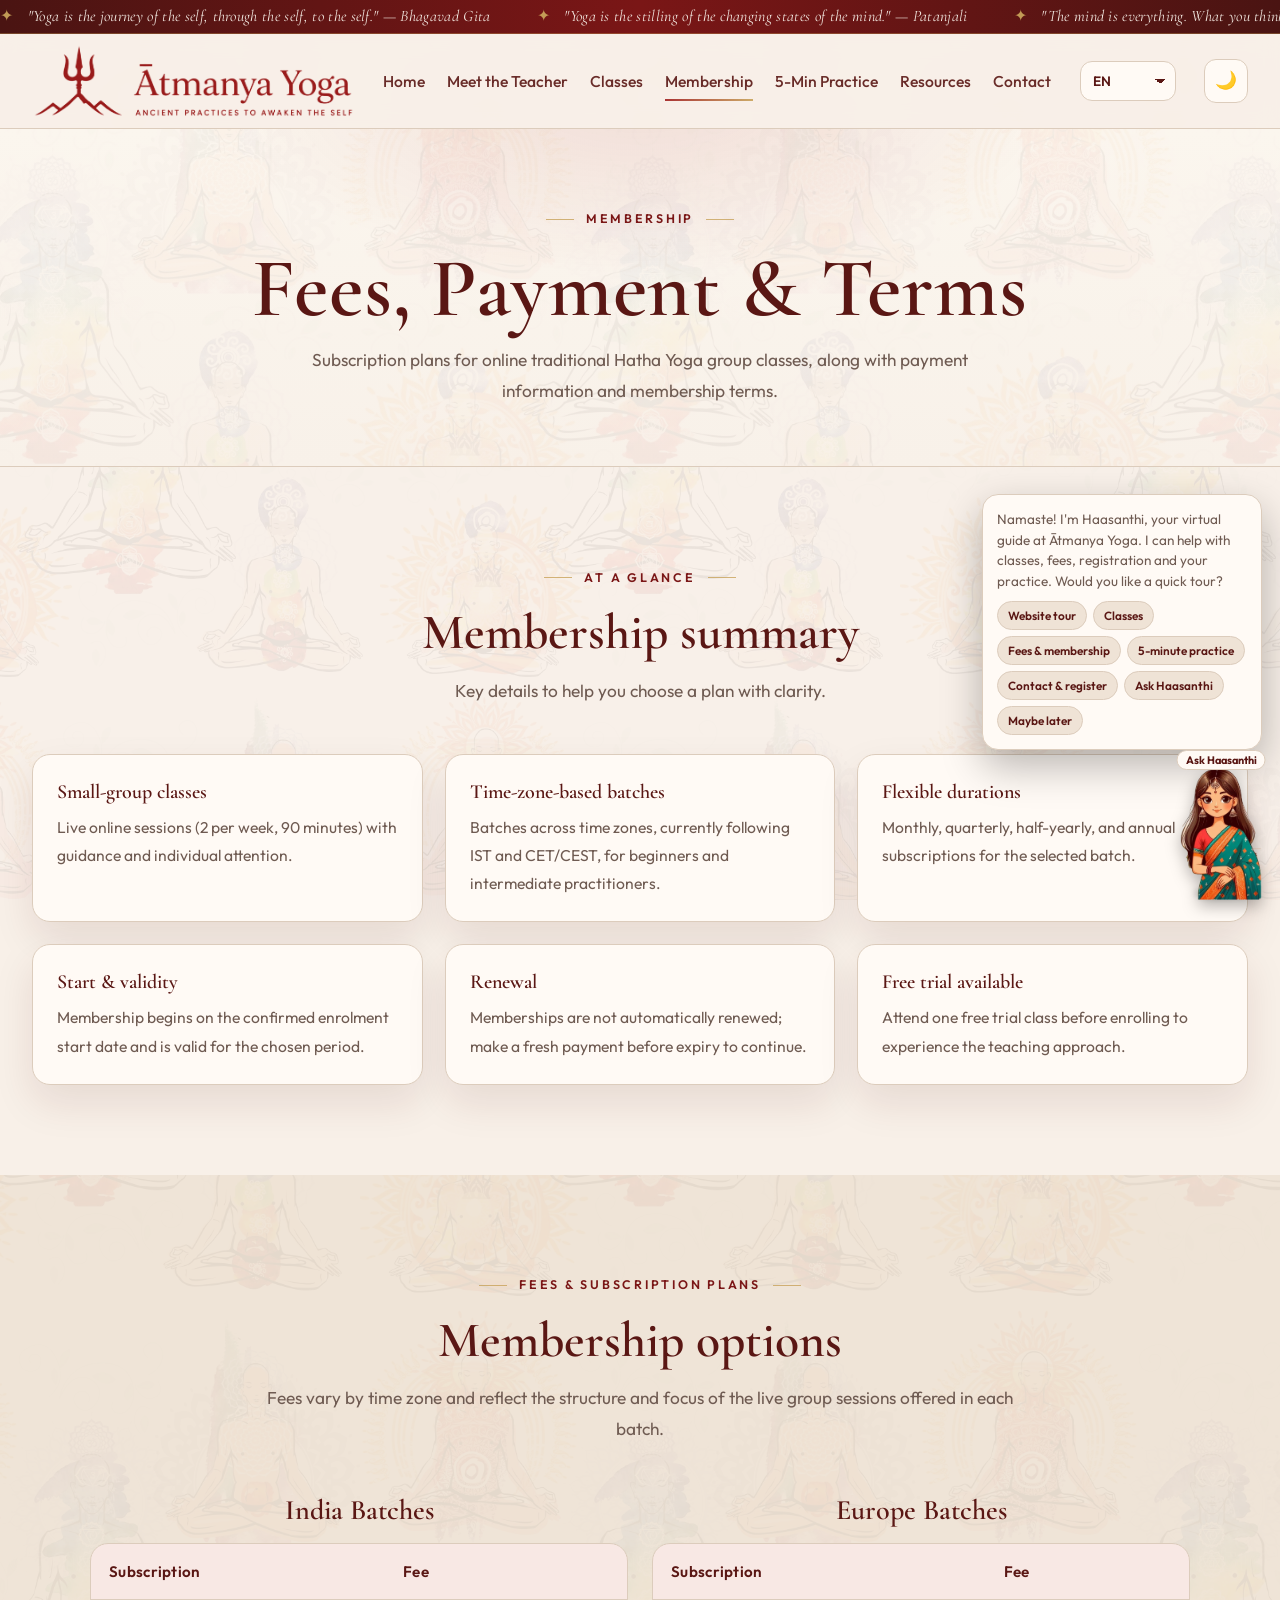
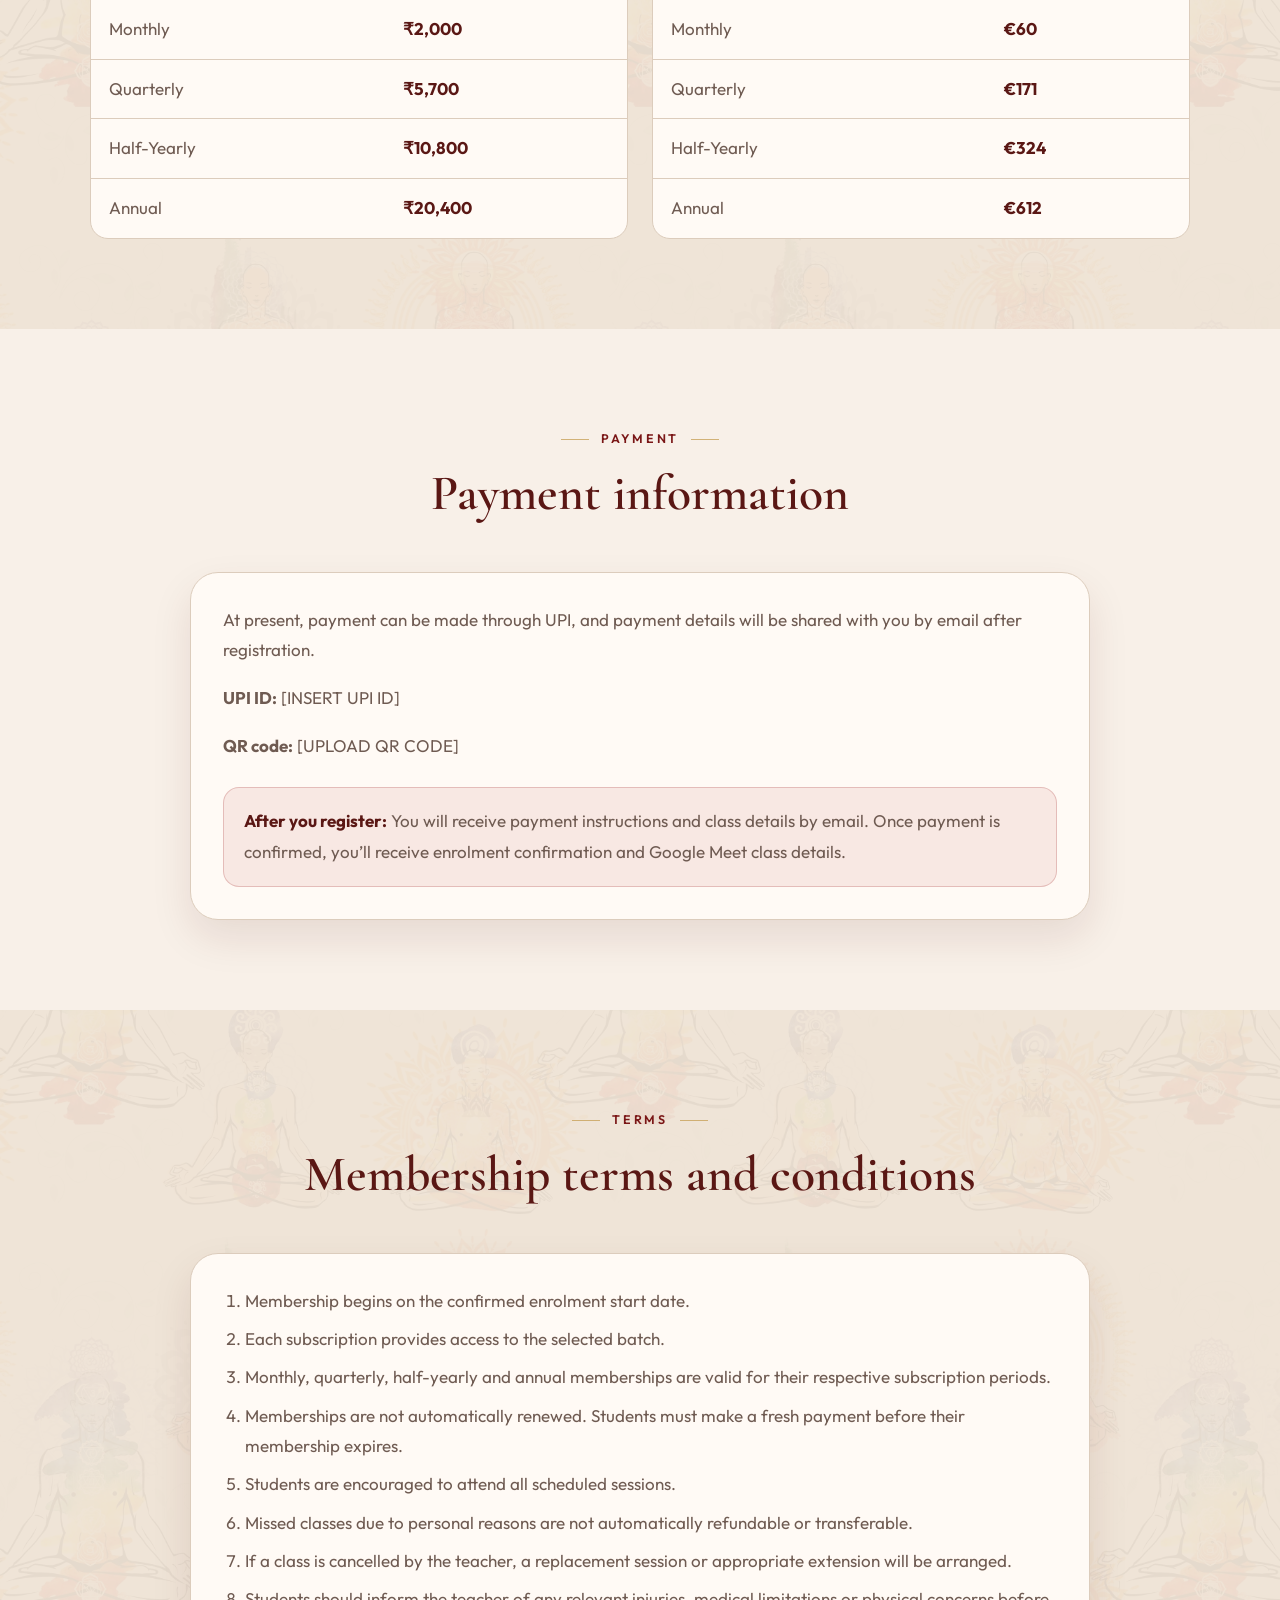
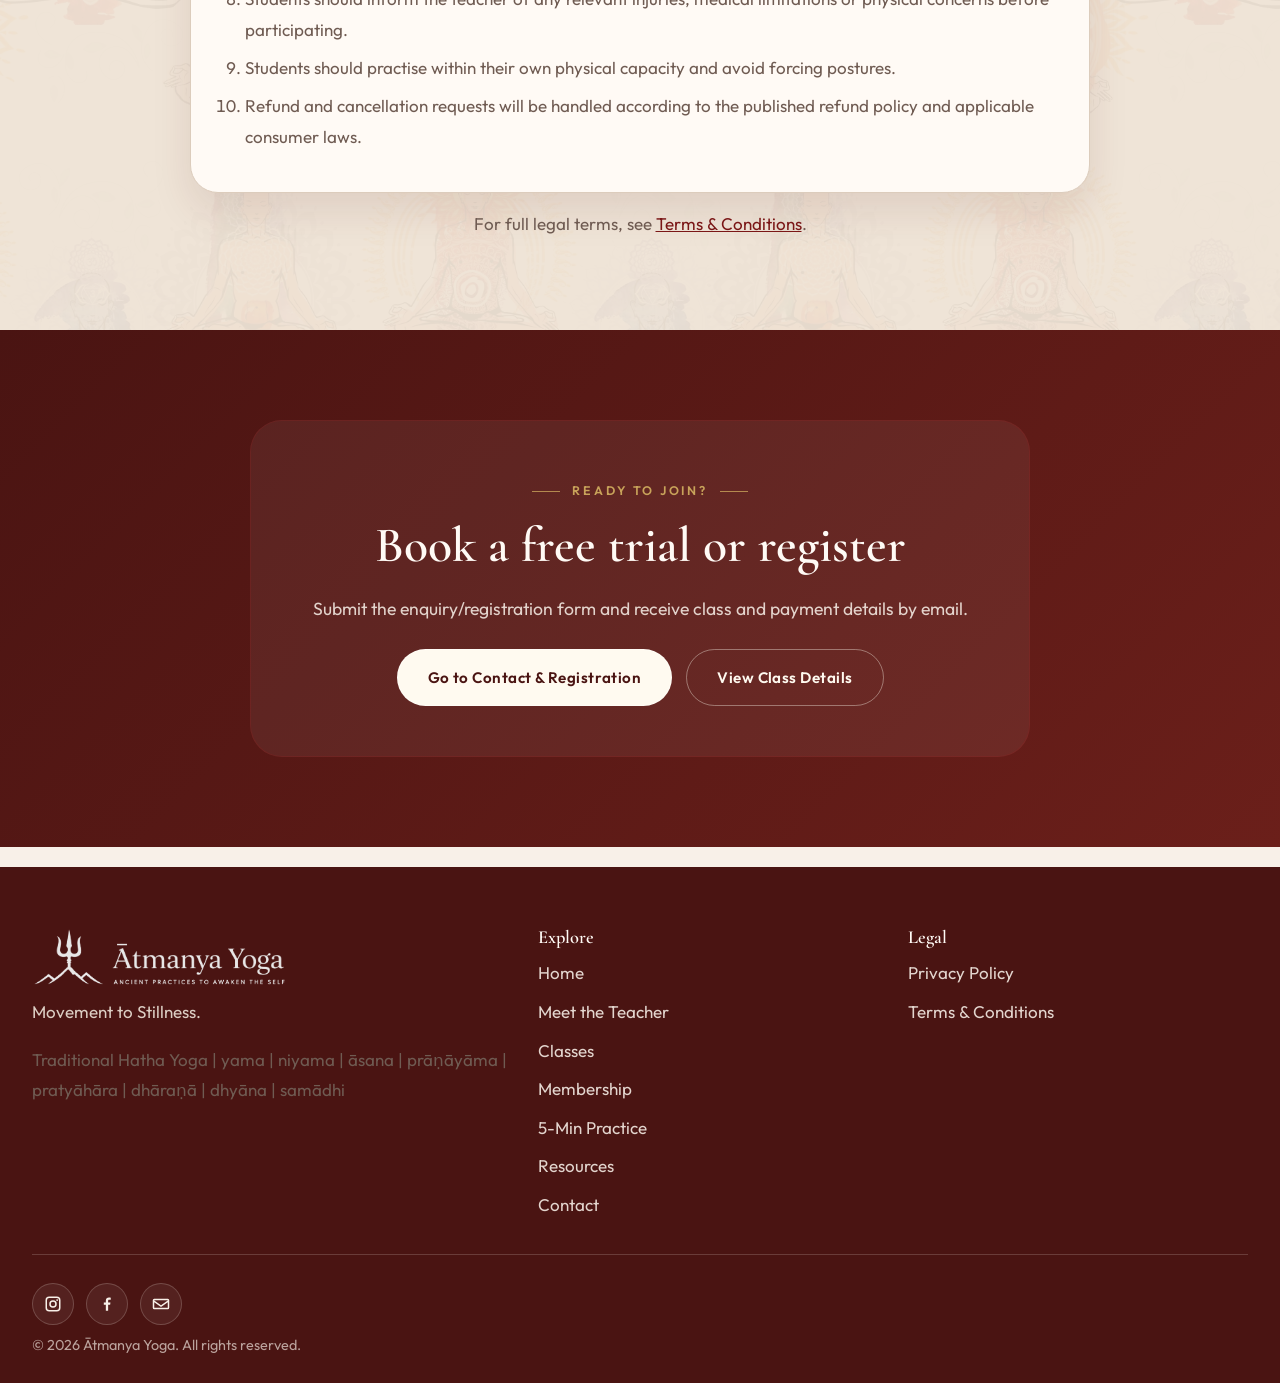
<file: membership.html>
<!DOCTYPE html>
<html lang="en">
<head>
  <meta charset="UTF-8">
  <meta name="viewport" content="width=device-width, initial-scale=1.0">
  <title>Membership | Ātmanya Yoga</title>
  <meta name="description" content="Membership fees, payment information, and terms for Ātmanya Yoga traditional Hatha Yoga classes across all time zones.">
  <link rel="icon" type="image/jpeg" href="assets/brand/atmanya-yoga-logo-2.jpeg">
  <link rel="preconnect" href="https://fonts.googleapis.com">
  <link rel="preconnect" href="https://fonts.gstatic.com" crossorigin>
  <link href="https://fonts.googleapis.com/css2?family=Cormorant+Garamond:ital,wght@0,400;0,500;0,600;0,700;1,400;1,500;1,600&family=Outfit:wght@300;400;500;600;700&display=swap" rel="stylesheet">
  <script>(function(){try{var t=localStorage.getItem("atmanya-theme");var d=t||(window.matchMedia&&window.matchMedia("(prefers-color-scheme: dark)").matches?"dark":"light");document.documentElement.setAttribute("data-theme",d);}catch(e){}})();</script>
  <link rel="stylesheet" href="css/style.css?v=15">
</head>
<body>
<div class="quote-ribbon" aria-label="Yoga quotes">
  <div class="quote-ribbon__track">
    <span><i>&#10022;</i> "Yoga is the journey of the self, through the self, to the self." &mdash; Bhagavad Gita</span>
    <span><i>&#10022;</i> "Yoga is the stilling of the changing states of the mind." &mdash; Patanjali</span>
    <span><i>&#10022;</i> "The mind is everything. What you think, you become." &mdash; Buddha</span>
    <span><i>&#10022;</i> "Peace comes from within. Do not seek it without." &mdash; Buddha</span>
    <span><i>&#10022;</i> "Breathe in calm, breathe out tension."</span>
    <span><i>&#10022;</i> "Practise with patience; the results will follow in time." &mdash; Patanjali</span>
    <span><i>&#10022;</i> "Yoga is the journey of the self, through the self, to the self." &mdash; Bhagavad Gita</span>
    <span><i>&#10022;</i> "Yoga is the stilling of the changing states of the mind." &mdash; Patanjali</span>
    <span><i>&#10022;</i> "The mind is everything. What you think, you become." &mdash; Buddha</span>
    <span><i>&#10022;</i> "Peace comes from within. Do not seek it without." &mdash; Buddha</span>
    <span><i>&#10022;</i> "Breathe in calm, breathe out tension."</span>
    <span><i>&#10022;</i> "Practise with patience; the results will follow in time." &mdash; Patanjali</span>
    <span><i>&#10022;</i> yama <i>&#10022;</i> niyama <i>&#10022;</i> &#257;sana <i>&#10022;</i> pr&#257;&#7751;&#257;y&#257;ma <i>&#10022;</i> praty&#257;h&#257;ra <i>&#10022;</i> dh&#257;ra&#7751;&#257; <i>&#10022;</i> dhy&#257;na <i>&#10022;</i> sam&#257;dhi</span>
    <span><i>&#10022;</i> yama <i>&#10022;</i> niyama <i>&#10022;</i> &#257;sana <i>&#10022;</i> pr&#257;&#7751;&#257;y&#257;ma <i>&#10022;</i> praty&#257;h&#257;ra <i>&#10022;</i> dh&#257;ra&#7751;&#257; <i>&#10022;</i> dhy&#257;na <i>&#10022;</i> sam&#257;dhi</span>
  </div>
</div>
  <header class="site-header">
    <div class="container header-inner">
      <a href="index.html" class="brand" aria-label="Home"><img src="assets/brand/atmanya-yoga-logo-clear.png" alt="Atmanya Yoga" class="brand-logo"></a>
      <nav class="main-nav" id="mainNav">
        <a href="index.html">Home</a>
        <a href="teacher.html">Meet the Teacher</a>
        <a href="courses.html">Classes</a>
        <a href="membership.html" class="active">Membership</a>
        <a href="virtual-session.html">5-Min Practice</a>
        <a href="resources.html">Resources</a>
        <a href="contact.html">Contact</a>
      </nav>
      <div class="lang-switch"><label class="sr-only" for="langSelect">Language</label><select id="langSelect" class="lang-select" aria-label="Select language"><option value="en">EN</option><option value="hi">&#2361;&#2367;&#2344;&#2381;&#2342;&#2368;</option><option value="fr">Fran&#231;ais</option></select></div>
        <div class="header-actions">
        <button class="theme-toggle" id="themeToggle" type="button" aria-label="Switch to dark mode" title="Switch to dark mode">🌙</button>
        <button class="nav-toggle" id="navToggle" aria-label="Toggle navigation" aria-expanded="false">
          <span></span><span></span><span></span>
        </button>
      </div>
    </div>
  </header>

  <main>
    <section class="page-hero">
      <div class="container">
        <span class="eyebrow">Membership</span>
        <h1>Fees, Payment &amp; Terms</h1>
        <p>Subscription plans for online traditional Hatha Yoga group classes, along with payment information and membership terms.</p>
      </div>
    </section>

    <section class="section">
      <div class="container">
        <div class="section-head">
          <span class="eyebrow">At a Glance</span>
          <h2>Membership summary</h2>
          <p>Key details to help you choose a plan with clarity.</p>
        </div>
        <div class="benefit-grid">
          <div class="benefit-card"><h3>Small-group classes</h3><p>Live online sessions (2 per week, 90 minutes) with guidance and individual attention.</p></div>
          <div class="benefit-card"><h3>Time-zone-based batches</h3><p>Batches across time zones, currently following IST and CET/CEST, for beginners and intermediate practitioners.</p></div>
          <div class="benefit-card"><h3>Flexible durations</h3><p>Monthly, quarterly, half-yearly, and annual subscriptions for the selected batch.</p></div>
          <div class="benefit-card"><h3>Start &amp; validity</h3><p>Membership begins on the confirmed enrolment start date and is valid for the chosen period.</p></div>
          <div class="benefit-card"><h3>Renewal</h3><p>Memberships are not automatically renewed; make a fresh payment before expiry to continue.</p></div>
          <div class="benefit-card"><h3>Free trial available</h3><p>Attend one free trial class before enrolling to experience the teaching approach.</p></div>
        </div>
      </div>
    </section>

    <section class="section section--alt">
      <div class="container">
        <div class="section-head">
          <span class="eyebrow">Fees &amp; Subscription Plans</span>
          <h2>Membership options</h2>
          <p>Fees vary by time zone and reflect the structure and focus of the live group sessions offered in each batch.</p>
        </div>

        <div class="membership-fees-grid">
          <div class="membership-fees-card">
            <h3>India Batches</h3>
            <div class="table-wrap">
              <table>
                <thead>
                  <tr><th>Subscription</th><th>Fee</th></tr>
                </thead>
                <tbody>
                  <tr><td>Monthly</td><td class="amount">₹2,000</td></tr>
                  <tr><td>Quarterly</td><td class="amount">₹5,700</td></tr>
                  <tr><td>Half-Yearly</td><td class="amount">₹10,800</td></tr>
                  <tr><td>Annual</td><td class="amount">₹20,400</td></tr>
                </tbody>
              </table>
            </div>
          </div>

          <div class="membership-fees-card">
            <h3>Europe Batches</h3>
            <div class="table-wrap">
              <table>
                <thead>
                  <tr><th>Subscription</th><th>Fee</th></tr>
                </thead>
                <tbody>
                  <tr><td>Monthly</td><td class="amount">€60</td></tr>
                  <tr><td>Quarterly</td><td class="amount">€171</td></tr>
                  <tr><td>Half-Yearly</td><td class="amount">€324</td></tr>
                  <tr><td>Annual</td><td class="amount">€612</td></tr>
                </tbody>
              </table>
            </div>
          </div>
        </div>
      </div>
    </section>

    <section class="section">
      <div class="container" style="max-width: 900px;">
        <div class="section-head">
          <span class="eyebrow">Payment</span>
          <h2>Payment information</h2>
        </div>
        <div class="card">
          <p>At present, payment can be made through UPI, and payment details will be shared with you by email after registration.</p>
          <ul class="info-list" style="margin-top: 16px;">
            <li><strong>UPI ID:</strong> [INSERT UPI ID]</li>
            <li><strong>QR code:</strong> [UPLOAD QR CODE]</li>
          </ul>
          <div class="callout" style="margin-top: 18px;"><strong>After you register:</strong> You will receive payment instructions and class details by email. Once payment is confirmed, you’ll receive enrolment confirmation and Google Meet class details.</div>
        </div>
      </div>
    </section>

    <section class="section section--alt">
      <div class="container" style="max-width: 900px;">
        <div class="section-head">
          <span class="eyebrow">Terms</span>
          <h2>Membership terms and conditions</h2>
        </div>
        <div class="card">
          <ol>
            <li>Membership begins on the confirmed enrolment start date.</li>
            <li>Each subscription provides access to the selected batch.</li>
            <li>Monthly, quarterly, half-yearly and annual memberships are valid for their respective subscription periods.</li>
            <li>Memberships are not automatically renewed. Students must make a fresh payment before their membership expires.</li>
            <li>Students are encouraged to attend all scheduled sessions.</li>
            <li>Missed classes due to personal reasons are not automatically refundable or transferable.</li>
            <li>If a class is cancelled by the teacher, a replacement session or appropriate extension will be arranged.</li>
            <li>Students should inform the teacher of any relevant injuries, medical limitations or physical concerns before participating.</li>
            <li>Students should practise within their own physical capacity and avoid forcing postures.</li>
            <li>Refund and cancellation requests will be handled according to the published refund policy and applicable consumer laws.</li>
          </ol>
        </div>
        <p style="text-align:center; margin-top: 16px;">For full legal terms, see <a href="terms-conditions.html">Terms &amp; Conditions</a>.</p>
      </div>
    </section>

    <section class="section section--dark">
      <div class="container">
        <div class="cta-box">
          <span class="eyebrow" style="color: var(--gold);">Ready to join?</span>
          <h2 style="margin-top: 14px;">Book a free trial or register</h2>
          <p>Submit the enquiry/registration form and receive class and payment details by email.</p>
          <div class="hero-actions" style="justify-content: center; margin-top: 24px;">
            <a href="contact.html" class="btn btn--light">Go to Contact &amp; Registration</a>
            <a href="courses.html" class="btn btn--outline" style="color: #fffaf0; border-color: rgba(246,239,227,0.4);">View Class Details</a>
          </div>
        </div>
      </div>
    </section>
  </main>

  <footer class="site-footer">
    <div class="container">
      <div class="footer-grid">
        <div>
          <div class="footer-brand"><img src="assets/brand/atmanya-yoga-logo-clear.png" alt="Atmanya Yoga" class="brand-logo brand-logo--footer"></div>
          <p style="color: rgba(246,239,227,0.85);">Movement to Stillness.</p>
          <p>Traditional Hatha Yoga | yama | niyama | &#257;sana | pr&#257;&#7751;&#257;y&#257;ma | praty&#257;h&#257;ra | dh&#257;ra&#7751;&#257; | dhy&#257;na | sam&#257;dhi</p>
        </div>
        <div>
          <h4>Explore</h4>
          <ul>
            <li><a href="index.html">Home</a></li>
            <li><a href="teacher.html">Meet the Teacher</a></li>
            <li><a href="courses.html">Classes</a></li>
            <li><a href="membership.html">Membership</a></li>
            <li><a href="virtual-session.html">5-Min Practice</a></li>
            <li><a href="resources.html">Resources</a></li>
            <li><a href="contact.html">Contact</a></li>
          </ul>
        </div>
        <div>
          <h4>Legal</h4>
          <ul>
            <li><a href="privacy-policy.html">Privacy Policy</a></li>
            <li><a href="terms-conditions.html">Terms &amp; Conditions</a></li>
          </ul>
        </div>
      </div>
      <div class="footer-bottom">
        <div class="social-links">
          <a class="social-link" href="https://www.instagram.com/atmanya_yoga?srtk=a21jdXFrNmxhMHBm&utm_source=qr" target="_blank" rel="noopener noreferrer" aria-label="Instagram"><svg viewBox="0 0 24 24" aria-hidden="true"><path d="M7 2h10a5 5 0 0 1 5 5v10a5 5 0 0 1-5 5H7a5 5 0 0 1-5-5V7a5 5 0 0 1 5-5zm0 2a3 3 0 0 0-3 3v10a3 3 0 0 0 3 3h10a3 3 0 0 0 3-3V7a3 3 0 0 0-3-3H7zm5 3a5 5 0 1 1 0 10 5 5 0 0 1 0-10zm0 2a3 3 0 1 0 0 6 3 3 0 0 0 0-6zm5.5-3.5a1.2 1.2 0 1 1 0 2.4 1.2 1.2 0 0 1 0-2.4z"/></svg></a>
          <a class="social-link" href="https://www.facebook.com/share/1AS5yruxhL/?mibextid=wwXIfr" target="_blank" rel="noopener noreferrer" aria-label="Facebook"><svg viewBox="0 0 24 24" aria-hidden="true"><path d="M13.5 21v-8h2.7l.4-3.1h-3.1V7.9c0-.9.25-1.5 1.55-1.5H17V3.6c-.3 0-1.3-.13-2.45-.13-2.43 0-4.1 1.48-4.1 4.2v2.23H7.75V13h2.7v8h3.05z"/></svg></a>
          <button type="button" class="social-link email-trigger" data-email-form aria-label="Email"><svg viewBox="0 0 24 24" aria-hidden="true"><path d="M3 5h18a2 2 0 0 1 2 2v10a2 2 0 0 1-2 2H3a2 2 0 0 1-2-2V7a2 2 0 0 1 2-2zm0 2v.4l9 6.2 9-6.2V7H3zm18 10V9.8l-8.4 5.8a1 1 0 0 1-1.2 0L3 9.8V17h18z"/></svg></button>
        </div>
        <p class="footer-copy">&copy; <span id="year"></span> Ātmanya Yoga. All rights reserved.</p>
      </div>
    </div>
  </footer>
    <script src="js/i18n-data.js?v=14"></script>
  <script src="js/translate.js?v=10"></script>
  <script src="js/assistant.js?v=10"></script>
  <script src="js/email-form.js?v=3"></script>
  <script src="js/timezone-data.js?v=2"></script>
  <script src="js/main.js?v=14"></script>
</body>
</html>
</file>
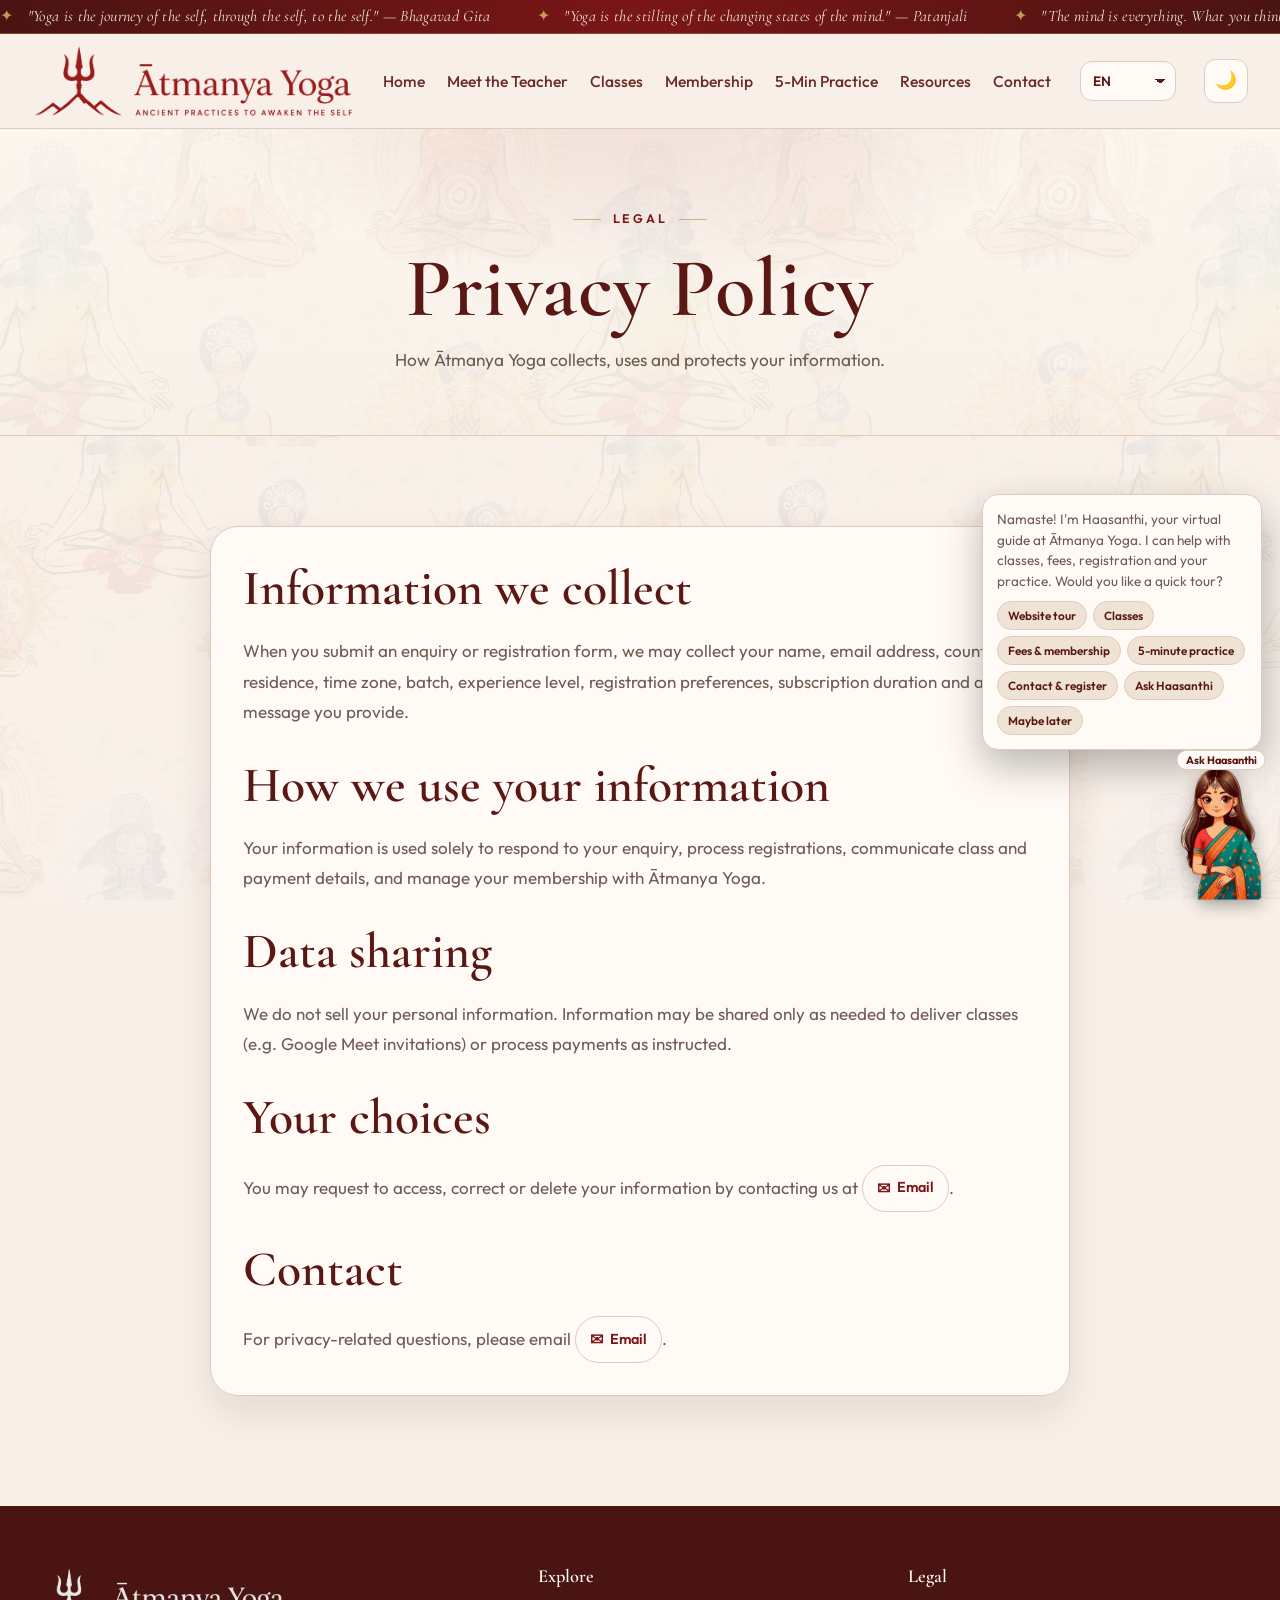
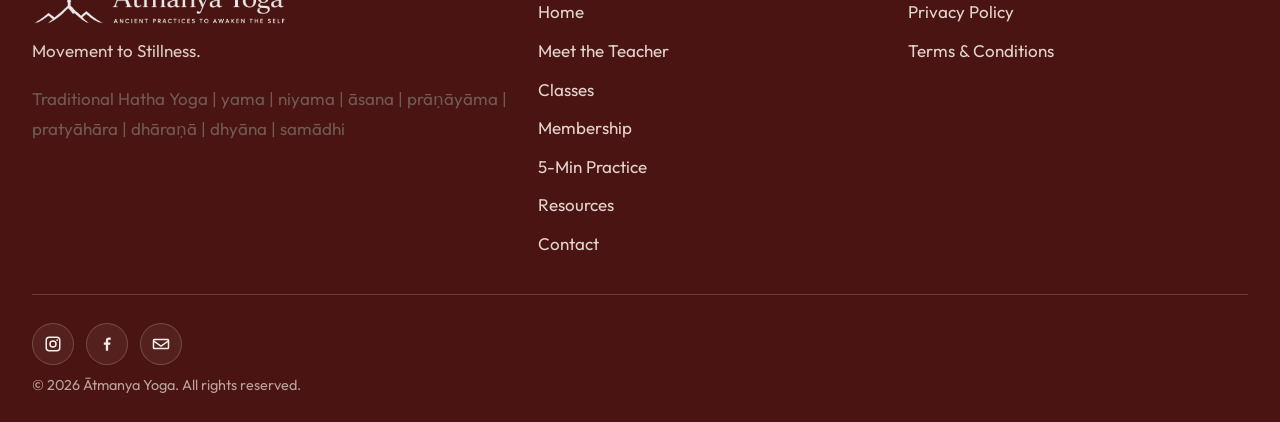
<file: privacy-policy.html>
<!DOCTYPE html>
<html lang="en">
<head>
  <meta charset="UTF-8">
  <meta name="viewport" content="width=device-width, initial-scale=1.0">
  <title>Privacy Policy | Ātmanya Yoga</title>
  <meta name="description" content="Privacy Policy of Ātmanya Yoga.">
  <link rel="icon" type="image/jpeg" href="assets/brand/atmanya-yoga-logo-2.jpeg">
  <link rel="preconnect" href="https://fonts.googleapis.com">
  <link rel="preconnect" href="https://fonts.gstatic.com" crossorigin>
  <link href="https://fonts.googleapis.com/css2?family=Cormorant+Garamond:ital,wght@0,400;0,500;0,600;0,700;1,400;1,500;1,600&family=Outfit:wght@300;400;500;600;700&display=swap" rel="stylesheet">
  <script>(function(){try{var t=localStorage.getItem("atmanya-theme");var d=t||(window.matchMedia&&window.matchMedia("(prefers-color-scheme: dark)").matches?"dark":"light");document.documentElement.setAttribute("data-theme",d);}catch(e){}})();</script>
  <link rel="stylesheet" href="css/style.css?v=15">
</head>
<body>
<div class="quote-ribbon" aria-label="Yoga quotes">
  <div class="quote-ribbon__track">
    <span><i>&#10022;</i> "Yoga is the journey of the self, through the self, to the self." &mdash; Bhagavad Gita</span>
    <span><i>&#10022;</i> "Yoga is the stilling of the changing states of the mind." &mdash; Patanjali</span>
    <span><i>&#10022;</i> "The mind is everything. What you think, you become." &mdash; Buddha</span>
    <span><i>&#10022;</i> "Peace comes from within. Do not seek it without." &mdash; Buddha</span>
    <span><i>&#10022;</i> "Breathe in calm, breathe out tension."</span>
    <span><i>&#10022;</i> "Practise with patience; the results will follow in time." &mdash; Patanjali</span>
    <span><i>&#10022;</i> "Yoga is the journey of the self, through the self, to the self." &mdash; Bhagavad Gita</span>
    <span><i>&#10022;</i> "Yoga is the stilling of the changing states of the mind." &mdash; Patanjali</span>
    <span><i>&#10022;</i> "The mind is everything. What you think, you become." &mdash; Buddha</span>
    <span><i>&#10022;</i> "Peace comes from within. Do not seek it without." &mdash; Buddha</span>
    <span><i>&#10022;</i> "Breathe in calm, breathe out tension."</span>
    <span><i>&#10022;</i> "Practise with patience; the results will follow in time." &mdash; Patanjali</span>
    <span><i>&#10022;</i> yama <i>&#10022;</i> niyama <i>&#10022;</i> &#257;sana <i>&#10022;</i> pr&#257;&#7751;&#257;y&#257;ma <i>&#10022;</i> praty&#257;h&#257;ra <i>&#10022;</i> dh&#257;ra&#7751;&#257; <i>&#10022;</i> dhy&#257;na <i>&#10022;</i> sam&#257;dhi</span>
    <span><i>&#10022;</i> yama <i>&#10022;</i> niyama <i>&#10022;</i> &#257;sana <i>&#10022;</i> pr&#257;&#7751;&#257;y&#257;ma <i>&#10022;</i> praty&#257;h&#257;ra <i>&#10022;</i> dh&#257;ra&#7751;&#257; <i>&#10022;</i> dhy&#257;na <i>&#10022;</i> sam&#257;dhi</span>
  </div>
</div>
  <header class="site-header">
    <div class="container header-inner">
      <a href="index.html" class="brand" aria-label="Home"><img src="assets/brand/atmanya-yoga-logo-clear.png" alt="Atmanya Yoga" class="brand-logo"></a>
      <nav class="main-nav" id="mainNav">
        <a href="index.html">Home</a>
        <a href="teacher.html">Meet the Teacher</a>
        <a href="courses.html">Classes</a>
        <a href="membership.html">Membership</a>
        <a href="virtual-session.html">5-Min Practice</a>
        <a href="resources.html">Resources</a>
        <a href="contact.html">Contact</a>
      </nav>
      <div class="lang-switch"><label class="sr-only" for="langSelect">Language</label><select id="langSelect" class="lang-select" aria-label="Select language"><option value="en">EN</option><option value="hi">&#2361;&#2367;&#2344;&#2381;&#2342;&#2368;</option><option value="fr">Fran&#231;ais</option></select></div>
        <div class="header-actions">
        <button class="theme-toggle" id="themeToggle" type="button" aria-label="Switch to dark mode" title="Switch to dark mode">🌙</button>
        <button class="nav-toggle" id="navToggle" aria-label="Toggle navigation" aria-expanded="false">
          <span></span><span></span><span></span>
        </button>
      </div>
    </div>
  </header>

  <main>
    <section class="page-hero">
      <div class="container">
        <span class="eyebrow">Legal</span>
        <h1>Privacy Policy</h1>
        <p>How Ātmanya Yoga collects, uses and protects your information.</p>
      </div>
    </section>
    <section class="section">
      <div class="container" style="max-width: 860px;">
        <div class="card">
          <h2>Information we collect</h2>
          <p>When you submit an enquiry or registration form, we may collect your name, email address, country of residence, time zone, batch, experience level, registration preferences, subscription duration and any message you provide.</p>
          <h2 style="margin-top: 28px;">How we use your information</h2>
          <p>Your information is used solely to respond to your enquiry, process registrations, communicate class and payment details, and manage your membership with Ātmanya Yoga.</p>
          <h2 style="margin-top: 28px;">Data sharing</h2>
          <p>We do not sell your personal information. Information may be shared only as needed to deliver classes (e.g. Google Meet invitations) or process payments as instructed.</p>
          <h2 style="margin-top: 28px;">Your choices</h2>
          <p>You may request to access, correct or delete your information by contacting us at <a href="mailto:atmanyayoga@gmail.com" class="email-trigger" data-email-form>Email</a>.</p>
          <h2 style="margin-top: 28px;">Contact</h2>
          <p>For privacy-related questions, please email <a href="mailto:atmanyayoga@gmail.com" class="email-trigger" data-email-form>Email</a>.</p>
        </div>
      </div>
    </section>
  </main>

  <footer class="site-footer">
    <div class="container">
      <div class="footer-grid">
        <div>
          <div class="footer-brand"><img src="assets/brand/atmanya-yoga-logo-clear.png" alt="Atmanya Yoga" class="brand-logo brand-logo--footer"></div>
          <p style="color: rgba(246,239,227,0.85);">Movement to Stillness.</p>
          <p>Traditional Hatha Yoga | yama | niyama | &#257;sana | pr&#257;&#7751;&#257;y&#257;ma | praty&#257;h&#257;ra | dh&#257;ra&#7751;&#257; | dhy&#257;na | sam&#257;dhi</p>
        </div>
        <div>
          <h4>Explore</h4>
          <ul>
            <li><a href="index.html">Home</a></li>
            <li><a href="teacher.html">Meet the Teacher</a></li>
            <li><a href="courses.html">Classes</a></li>
            <li><a href="membership.html">Membership</a></li>
            <li><a href="virtual-session.html">5-Min Practice</a></li>
            <li><a href="resources.html">Resources</a></li>
            <li><a href="contact.html">Contact</a></li>
          </ul>
        </div>
        <div>
          <h4>Legal</h4>
          <ul>
            <li><a href="privacy-policy.html">Privacy Policy</a></li>
            <li><a href="terms-conditions.html">Terms &amp; Conditions</a></li>
          </ul>
        </div>
      </div>
      <div class="footer-bottom">
        <div class="social-links">
          <a class="social-link" href="https://www.instagram.com/atmanya_yoga?srtk=a21jdXFrNmxhMHBm&utm_source=qr" target="_blank" rel="noopener noreferrer" aria-label="Instagram"><svg viewBox="0 0 24 24" aria-hidden="true"><path d="M7 2h10a5 5 0 0 1 5 5v10a5 5 0 0 1-5 5H7a5 5 0 0 1-5-5V7a5 5 0 0 1 5-5zm0 2a3 3 0 0 0-3 3v10a3 3 0 0 0 3 3h10a3 3 0 0 0 3-3V7a3 3 0 0 0-3-3H7zm5 3a5 5 0 1 1 0 10 5 5 0 0 1 0-10zm0 2a3 3 0 1 0 0 6 3 3 0 0 0 0-6zm5.5-3.5a1.2 1.2 0 1 1 0 2.4 1.2 1.2 0 0 1 0-2.4z"/></svg></a>
          <a class="social-link" href="https://www.facebook.com/share/1AS5yruxhL/?mibextid=wwXIfr" target="_blank" rel="noopener noreferrer" aria-label="Facebook"><svg viewBox="0 0 24 24" aria-hidden="true"><path d="M13.5 21v-8h2.7l.4-3.1h-3.1V7.9c0-.9.25-1.5 1.55-1.5H17V3.6c-.3 0-1.3-.13-2.45-.13-2.43 0-4.1 1.48-4.1 4.2v2.23H7.75V13h2.7v8h3.05z"/></svg></a>
          <button type="button" class="social-link email-trigger" data-email-form aria-label="Email"><svg viewBox="0 0 24 24" aria-hidden="true"><path d="M3 5h18a2 2 0 0 1 2 2v10a2 2 0 0 1-2 2H3a2 2 0 0 1-2-2V7a2 2 0 0 1 2-2zm0 2v.4l9 6.2 9-6.2V7H3zm18 10V9.8l-8.4 5.8a1 1 0 0 1-1.2 0L3 9.8V17h18z"/></svg></button>
        </div>
        <p class="footer-copy">&copy; <span id="year"></span> Ātmanya Yoga. All rights reserved.</p>
      </div>
    </div>
  </footer>
    <script src="js/i18n-data.js?v=14"></script>
  <script src="js/translate.js?v=10"></script>
  <script src="js/assistant.js?v=10"></script>
  <script src="js/email-form.js?v=3"></script>
  <script src="js/timezone-data.js?v=2"></script>
  <script src="js/main.js?v=14"></script>
</body>
</html>
</file>
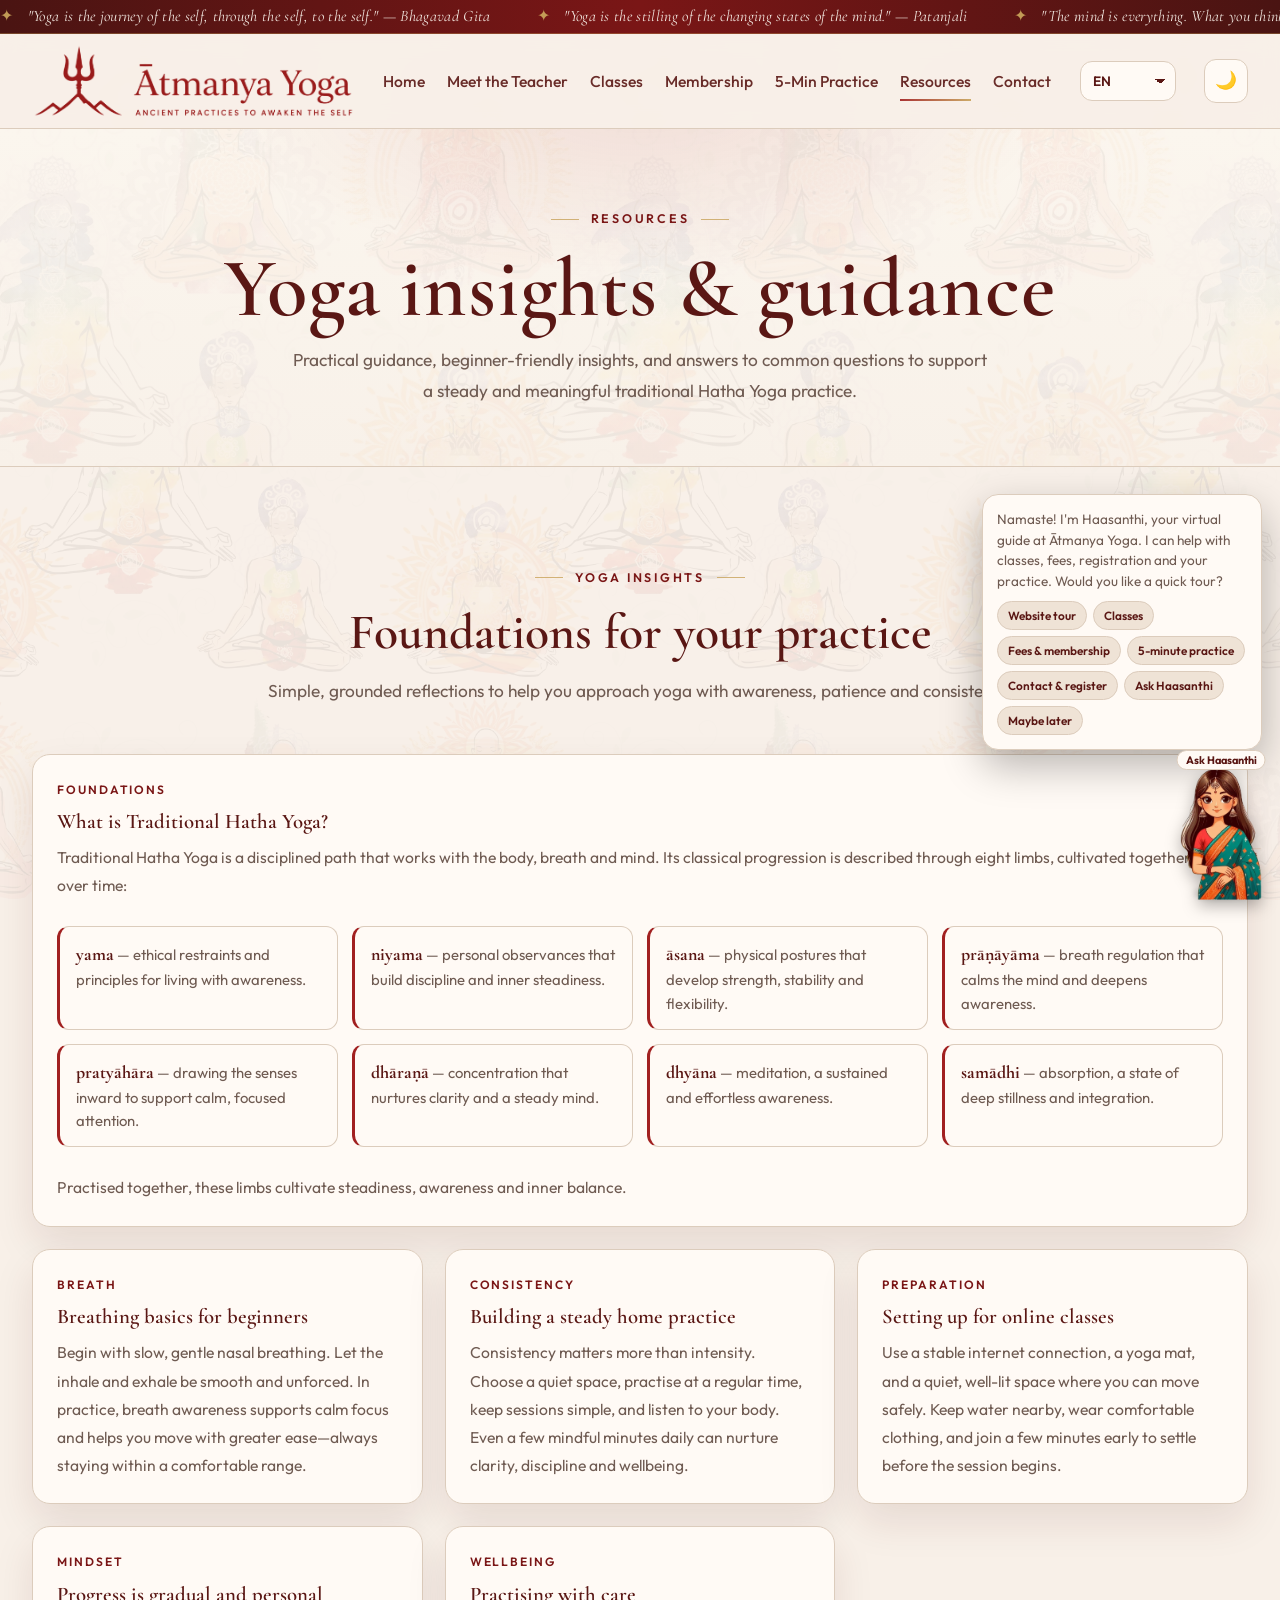
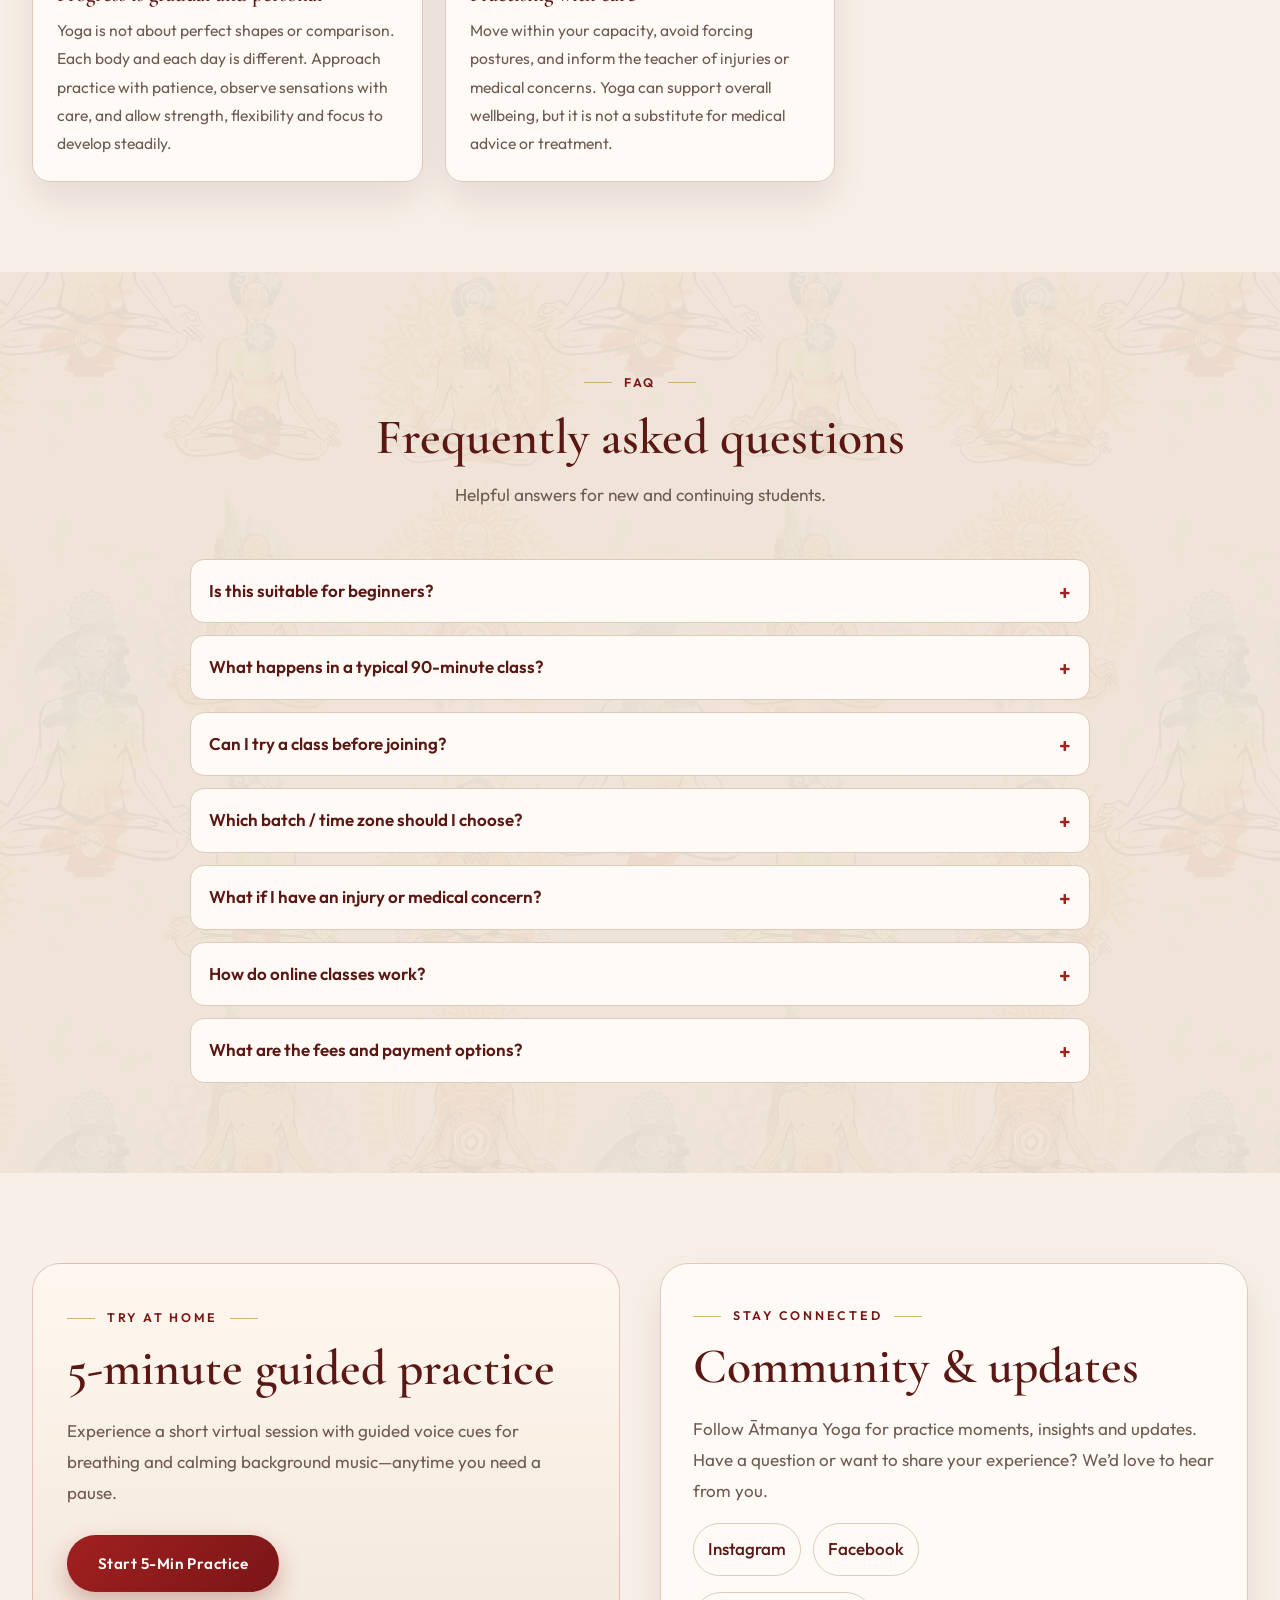
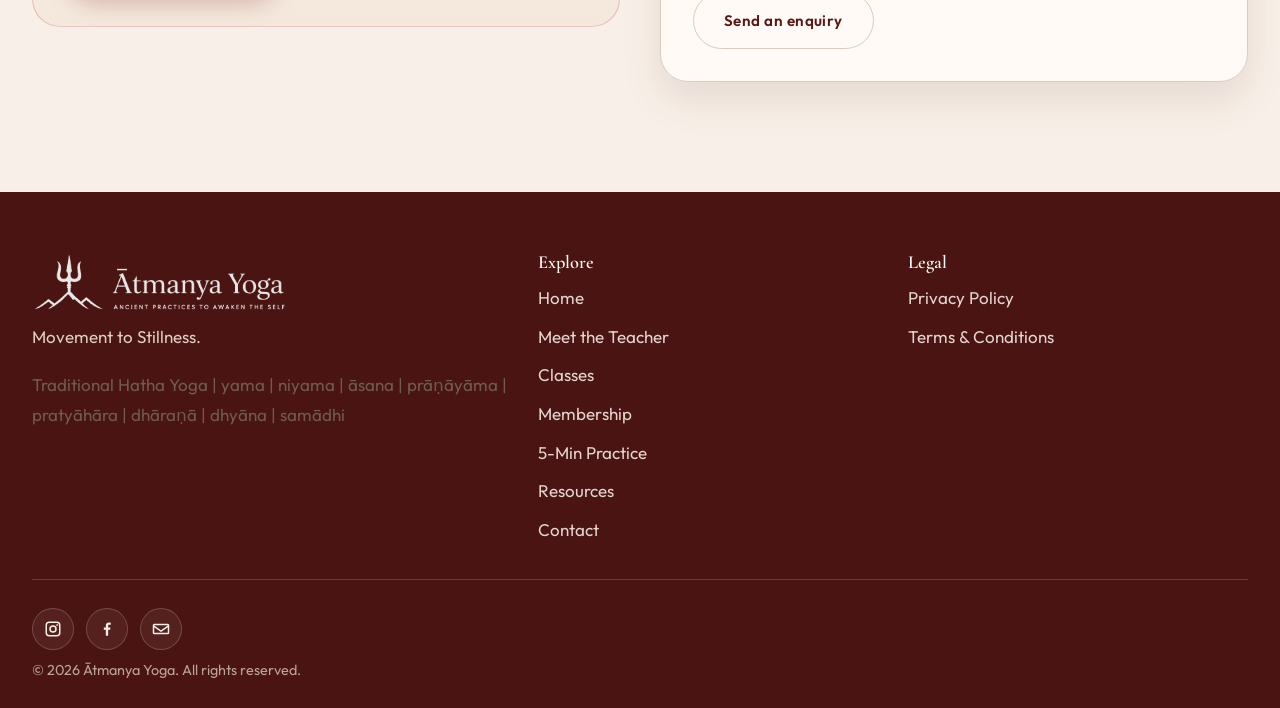
<file: resources.html>
<!DOCTYPE html>
<html lang="en">
<head>
  <meta charset="UTF-8">
  <meta name="viewport" content="width=device-width, initial-scale=1.0">
  <title>Resources &amp; Yoga Insights | Ātmanya Yoga</title>
  <meta name="description" content="Yoga insights, beginner guidance, FAQs, and practical tips for building a steady traditional Hatha Yoga practice with Ātmanya Yoga.">
  <link rel="icon" type="image/jpeg" href="assets/brand/atmanya-yoga-logo-2.jpeg">
  <link rel="preconnect" href="https://fonts.googleapis.com">
  <link rel="preconnect" href="https://fonts.gstatic.com" crossorigin>
  <link href="https://fonts.googleapis.com/css2?family=Cormorant+Garamond:ital,wght@0,400;0,500;0,600;0,700;1,400;1,500;1,600&family=Outfit:wght@300;400;500;600;700&display=swap" rel="stylesheet">
  <script>(function(){try{var t=localStorage.getItem("atmanya-theme");var d=t||(window.matchMedia&&window.matchMedia("(prefers-color-scheme: dark)").matches?"dark":"light");document.documentElement.setAttribute("data-theme",d);}catch(e){}})();</script>
  <link rel="stylesheet" href="css/style.css?v=15">
</head>
<body>
<div class="quote-ribbon" aria-label="Yoga quotes">
  <div class="quote-ribbon__track">
    <span><i>&#10022;</i> "Yoga is the journey of the self, through the self, to the self." &mdash; Bhagavad Gita</span>
    <span><i>&#10022;</i> "Yoga is the stilling of the changing states of the mind." &mdash; Patanjali</span>
    <span><i>&#10022;</i> "The mind is everything. What you think, you become." &mdash; Buddha</span>
    <span><i>&#10022;</i> "Peace comes from within. Do not seek it without." &mdash; Buddha</span>
    <span><i>&#10022;</i> "Breathe in calm, breathe out tension."</span>
    <span><i>&#10022;</i> "Practise with patience; the results will follow in time." &mdash; Patanjali</span>
    <span><i>&#10022;</i> "Yoga is the journey of the self, through the self, to the self." &mdash; Bhagavad Gita</span>
    <span><i>&#10022;</i> "Yoga is the stilling of the changing states of the mind." &mdash; Patanjali</span>
    <span><i>&#10022;</i> "The mind is everything. What you think, you become." &mdash; Buddha</span>
    <span><i>&#10022;</i> "Peace comes from within. Do not seek it without." &mdash; Buddha</span>
    <span><i>&#10022;</i> "Breathe in calm, breathe out tension."</span>
    <span><i>&#10022;</i> "Practise with patience; the results will follow in time." &mdash; Patanjali</span>
    <span><i>&#10022;</i> yama <i>&#10022;</i> niyama <i>&#10022;</i> &#257;sana <i>&#10022;</i> pr&#257;&#7751;&#257;y&#257;ma <i>&#10022;</i> praty&#257;h&#257;ra <i>&#10022;</i> dh&#257;ra&#7751;&#257; <i>&#10022;</i> dhy&#257;na <i>&#10022;</i> sam&#257;dhi</span>
    <span><i>&#10022;</i> yama <i>&#10022;</i> niyama <i>&#10022;</i> &#257;sana <i>&#10022;</i> pr&#257;&#7751;&#257;y&#257;ma <i>&#10022;</i> praty&#257;h&#257;ra <i>&#10022;</i> dh&#257;ra&#7751;&#257; <i>&#10022;</i> dhy&#257;na <i>&#10022;</i> sam&#257;dhi</span>
  </div>
</div>
  <header class="site-header">
    <div class="container header-inner">
      <a href="index.html" class="brand" aria-label="Home"><img src="assets/brand/atmanya-yoga-logo-clear.png" alt="Atmanya Yoga" class="brand-logo"></a>
      <nav class="main-nav" id="mainNav">
        <a href="index.html">Home</a>
        <a href="teacher.html">Meet the Teacher</a>
        <a href="courses.html">Classes</a>
        <a href="membership.html">Membership</a>
        <a href="virtual-session.html">5-Min Practice</a>
        <a href="resources.html" class="active">Resources</a>
        <a href="contact.html">Contact</a>
      </nav>
      <div class="lang-switch"><label class="sr-only" for="langSelect">Language</label><select id="langSelect" class="lang-select" aria-label="Select language"><option value="en">EN</option><option value="hi">&#2361;&#2367;&#2344;&#2381;&#2342;&#2368;</option><option value="fr">Fran&#231;ais</option></select></div>
        <div class="header-actions">
        <button class="theme-toggle" id="themeToggle" type="button" aria-label="Switch to dark mode" title="Switch to dark mode">🌙</button>
        <button class="nav-toggle" id="navToggle" aria-label="Toggle navigation" aria-expanded="false">
          <span></span><span></span><span></span>
        </button>
      </div>
    </div>
  </header>

  <main>
    <section class="page-hero">
      <div class="container">
        <span class="eyebrow">Resources</span>
        <h1>Yoga insights &amp; guidance</h1>
        <p>Practical guidance, beginner-friendly insights, and answers to common questions to support a steady and meaningful traditional Hatha Yoga practice.</p>
      </div>
    </section>

    <section class="section">
      <div class="container">
        <div class="section-head">
          <span class="eyebrow">Yoga Insights</span>
          <h2>Foundations for your practice</h2>
          <p>Simple, grounded reflections to help you approach yoga with awareness, patience and consistency.</p>
        </div>
        <div class="resource-grid">
          <article class="resource-card resource-card--wide">
            <span class="tag">Foundations</span>
            <h3>What is Traditional Hatha Yoga?</h3>
                        <p>Traditional Hatha Yoga is a disciplined path that works with the body, breath and mind. Its classical progression is described through eight limbs, cultivated together over time:</p>
            <ul class="limbs-grid">
              <li><strong>yama</strong> &#8212; ethical restraints and principles for living with awareness.</li>
              <li><strong>niyama</strong> &#8212; personal observances that build discipline and inner steadiness.</li>
              <li><strong>&#257;sana</strong> &#8212; physical postures that develop strength, stability and flexibility.</li>
              <li><strong>pr&#257;&#7751;&#257;y&#257;ma</strong> &#8212; breath regulation that calms the mind and deepens awareness.</li>
              <li><strong>praty&#257;h&#257;ra</strong> &#8212; drawing the senses inward to support calm, focused attention.</li>
              <li><strong>dh&#257;ra&#7751;&#257;</strong> &#8212; concentration that nurtures clarity and a steady mind.</li>
              <li><strong>dhy&#257;na</strong> &#8212; meditation, a sustained and effortless awareness.</li>
              <li><strong>sam&#257;dhi</strong> &#8212; absorption, a state of deep stillness and integration.</li>
            </ul>
            <p>Practised together, these limbs cultivate steadiness, awareness and inner balance.</p>
          </article>
          <article class="resource-card">
            <span class="tag">Breath</span>
            <h3>Breathing basics for beginners</h3>
            <p>Begin with slow, gentle nasal breathing. Let the inhale and exhale be smooth and unforced. In practice, breath awareness supports calm focus and helps you move with greater ease—always staying within a comfortable range.</p>
          </article>
          <article class="resource-card">
            <span class="tag">Consistency</span>
            <h3>Building a steady home practice</h3>
            <p>Consistency matters more than intensity. Choose a quiet space, practise at a regular time, keep sessions simple, and listen to your body. Even a few mindful minutes daily can nurture clarity, discipline and wellbeing.</p>
          </article>
          <article class="resource-card">
            <span class="tag">Preparation</span>
            <h3>Setting up for online classes</h3>
            <p>Use a stable internet connection, a yoga mat, and a quiet, well-lit space where you can move safely. Keep water nearby, wear comfortable clothing, and join a few minutes early to settle before the session begins.</p>
          </article>
          <article class="resource-card">
            <span class="tag">Mindset</span>
            <h3>Progress is gradual and personal</h3>
            <p>Yoga is not about perfect shapes or comparison. Each body and each day is different. Approach practice with patience, observe sensations with care, and allow strength, flexibility and focus to develop steadily.</p>
          </article>
          <article class="resource-card">
            <span class="tag">Wellbeing</span>
            <h3>Practising with care</h3>
            <p>Move within your capacity, avoid forcing postures, and inform the teacher of injuries or medical concerns. Yoga can support overall wellbeing, but it is not a substitute for medical advice or treatment.</p>
          </article>
        </div>
      </div>
    </section>

    <section class="section section--alt">
      <div class="container">
        <div class="section-head">
          <span class="eyebrow">FAQ</span>
          <h2>Frequently asked questions</h2>
          <p>Helpful answers for new and continuing students.</p>
        </div>
        <div class="faq-list">
          <details class="faq-item">
            <summary>Is this suitable for beginners?</summary>
            <div class="faq-body"><p>Yes. Ātmanya Yoga offers beginner batches with small group guidance. Sessions are structured to help you learn steadily and practise safely within your capacity.</p></div>
          </details>
          <details class="faq-item">
            <summary>What happens in a typical 90-minute class?</summary>
            <div class="faq-body"><p>A session typically includes centering and breath awareness, yama (ethical restraints), niyama (observances), &#257;sana (postures), pr&#257;&#7751;&#257;y&#257;ma (breathing practices), dh&#257;ra&#7751;&#257; (concentration) dhy&#257;na (meditation) and sam&#257;dhi (absorption), with time for guidance and integration.</p></div>
          </details>
          <details class="faq-item">
            <summary>Can I try a class before joining?</summary>
            <div class="faq-body"><p>Yes. Students may attend one free trial class before enrolling in a membership. You can request a trial through the <a href="contact.html">Contact &amp; Registration</a> form.</p></div>
          </details>
          <details class="faq-item">
            <summary>Which batch / time zone should I choose?</summary>
            <div class="faq-body"><p>Choose the batch that best matches your time zone and availability: India batches follow IST and Europe batches follow CET/CEST. Batch timings are listed as “To be confirmed” until published; please enquire for current availability.</p></div>
          </details>
          <details class="faq-item">
            <summary>What if I have an injury or medical concern?</summary>
            <div class="faq-body"><p>Please inform the teacher of any relevant injuries, medical limitations or physical concerns before participating. Practise gently, avoid forcing postures, and seek medical advice where appropriate.</p></div>
          </details>
          <details class="faq-item">
            <summary>How do online classes work?</summary>
            <div class="faq-body"><p>Classes are conducted live online in small groups (via Google Meet). After registration and payment confirmation, you will receive enrolment confirmation and class details by email.</p></div>
          </details>
          <details class="faq-item">
            <summary>What are the fees and payment options?</summary>
            <div class="faq-body"><p>Fee options are listed for the India and Europe time zones (IST and CET/CEST), with monthly, quarterly, half-yearly and annual options. Payment can be made through UPI and details are shared by email after registration. See the <a href="membership.html">Membership</a> page for full details.</p></div>
          </details>
        </div>
      </div>
    </section>

    <section class="section">
      <div class="container split">
        <div class="card-soft">
          <span class="eyebrow">Try at home</span>
          <h2 style="margin-top: 10px;">5-minute guided practice</h2>
          <p>Experience a short virtual session with guided voice cues for breathing and calming background music—anytime you need a pause.</p>
          <a href="virtual-session.html" class="btn btn--primary" style="margin-top: 10px;">Start 5-Min Practice</a>
        </div>
        <div class="card">
          <span class="eyebrow">Stay connected</span>
          <h2 style="margin-top: 10px;">Community &amp; updates</h2>
          <p>Follow Ātmanya Yoga for practice moments, insights and updates. Have a question or want to share your experience? We’d love to hear from you.</p>
          <div class="social-links" style="margin-top: 14px;">
            <a class="social-link" href="https://www.instagram.com/atmanya_yoga?srtk=a21jdXFrNmxhMHBm&utm_source=qr" target="_blank" rel="noopener noreferrer">Instagram</a>
            <a class="social-link" href="https://www.facebook.com/share/1AS5yruxhL/?mibextid=wwXIfr" target="_blank" rel="noopener noreferrer">Facebook</a>
          </div>
          <a href="contact.html" class="btn btn--outline" style="margin-top: 16px;">Send an enquiry</a>
        </div>
      </div>
    </section>
  </main>

  <footer class="site-footer">
    <div class="container">
      <div class="footer-grid">
        <div>
          <div class="footer-brand"><img src="assets/brand/atmanya-yoga-logo-clear.png" alt="Atmanya Yoga" class="brand-logo brand-logo--footer"></div>
          <p style="color: rgba(246,239,227,0.85);">Movement to Stillness.</p>
          <p>Traditional Hatha Yoga | yama | niyama | &#257;sana | pr&#257;&#7751;&#257;y&#257;ma | praty&#257;h&#257;ra | dh&#257;ra&#7751;&#257; | dhy&#257;na | sam&#257;dhi</p>
        </div>
        <div>
          <h4>Explore</h4>
          <ul>
            <li><a href="index.html">Home</a></li>
            <li><a href="teacher.html">Meet the Teacher</a></li>
            <li><a href="courses.html">Classes</a></li>
            <li><a href="membership.html">Membership</a></li>
            <li><a href="virtual-session.html">5-Min Practice</a></li>
            <li><a href="resources.html">Resources</a></li>
            <li><a href="contact.html">Contact</a></li>
          </ul>
        </div>
        <div>
          <h4>Legal</h4>
          <ul>
            <li><a href="privacy-policy.html">Privacy Policy</a></li>
            <li><a href="terms-conditions.html">Terms &amp; Conditions</a></li>
          </ul>
        </div>
      </div>
      <div class="footer-bottom">
        <div class="social-links">
          <a class="social-link" href="https://www.instagram.com/atmanya_yoga?srtk=a21jdXFrNmxhMHBm&utm_source=qr" target="_blank" rel="noopener noreferrer" aria-label="Instagram"><svg viewBox="0 0 24 24" aria-hidden="true"><path d="M7 2h10a5 5 0 0 1 5 5v10a5 5 0 0 1-5 5H7a5 5 0 0 1-5-5V7a5 5 0 0 1 5-5zm0 2a3 3 0 0 0-3 3v10a3 3 0 0 0 3 3h10a3 3 0 0 0 3-3V7a3 3 0 0 0-3-3H7zm5 3a5 5 0 1 1 0 10 5 5 0 0 1 0-10zm0 2a3 3 0 1 0 0 6 3 3 0 0 0 0-6zm5.5-3.5a1.2 1.2 0 1 1 0 2.4 1.2 1.2 0 0 1 0-2.4z"/></svg></a>
          <a class="social-link" href="https://www.facebook.com/share/1AS5yruxhL/?mibextid=wwXIfr" target="_blank" rel="noopener noreferrer" aria-label="Facebook"><svg viewBox="0 0 24 24" aria-hidden="true"><path d="M13.5 21v-8h2.7l.4-3.1h-3.1V7.9c0-.9.25-1.5 1.55-1.5H17V3.6c-.3 0-1.3-.13-2.45-.13-2.43 0-4.1 1.48-4.1 4.2v2.23H7.75V13h2.7v8h3.05z"/></svg></a>
          <button type="button" class="social-link email-trigger" data-email-form aria-label="Email"><svg viewBox="0 0 24 24" aria-hidden="true"><path d="M3 5h18a2 2 0 0 1 2 2v10a2 2 0 0 1-2 2H3a2 2 0 0 1-2-2V7a2 2 0 0 1 2-2zm0 2v.4l9 6.2 9-6.2V7H3zm18 10V9.8l-8.4 5.8a1 1 0 0 1-1.2 0L3 9.8V17h18z"/></svg></button>
        </div>
        <p class="footer-copy">&copy; <span id="year"></span> Ātmanya Yoga. All rights reserved.</p>
      </div>
    </div>
  </footer>
    <script src="js/i18n-data.js?v=14"></script>
  <script src="js/translate.js?v=10"></script>
  <script src="js/assistant.js?v=10"></script>
  <script src="js/email-form.js?v=3"></script>
  <script src="js/timezone-data.js?v=2"></script>
  <script src="js/main.js?v=14"></script>
</body>
</html>
</file>
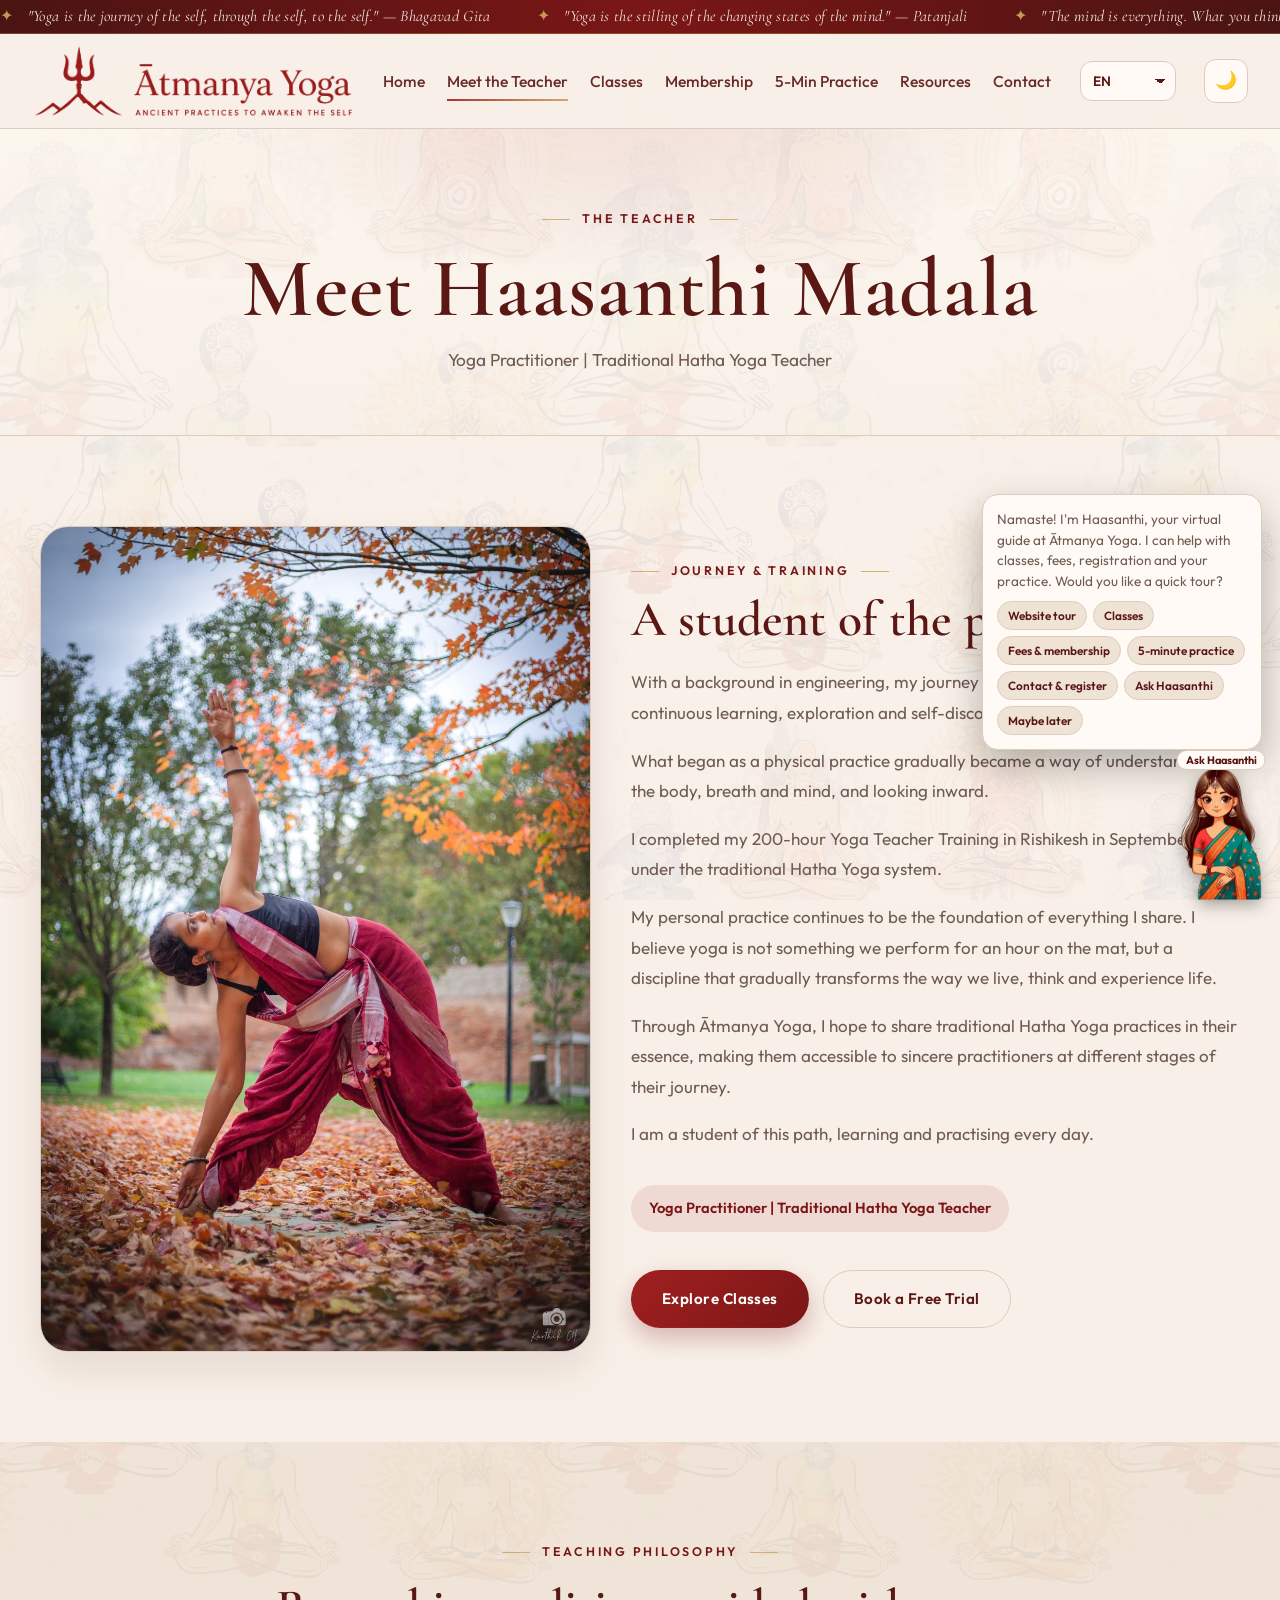
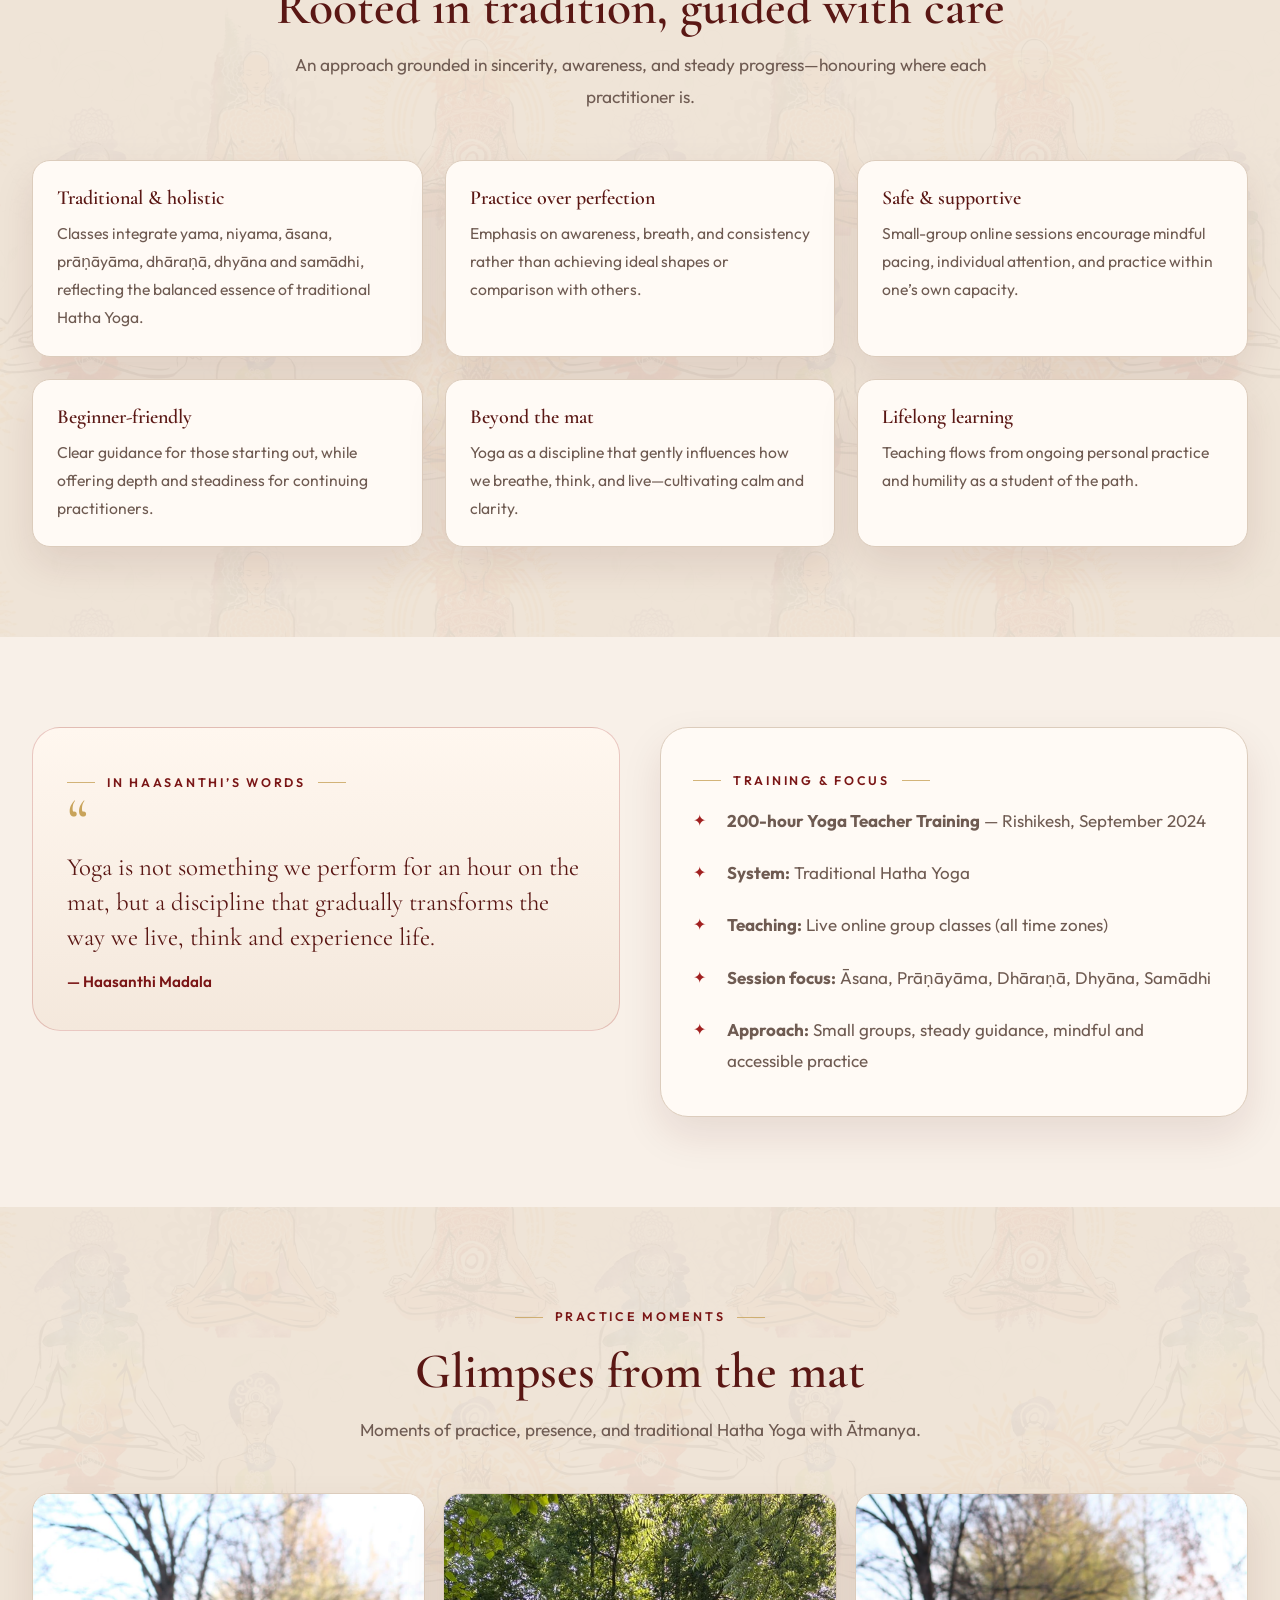
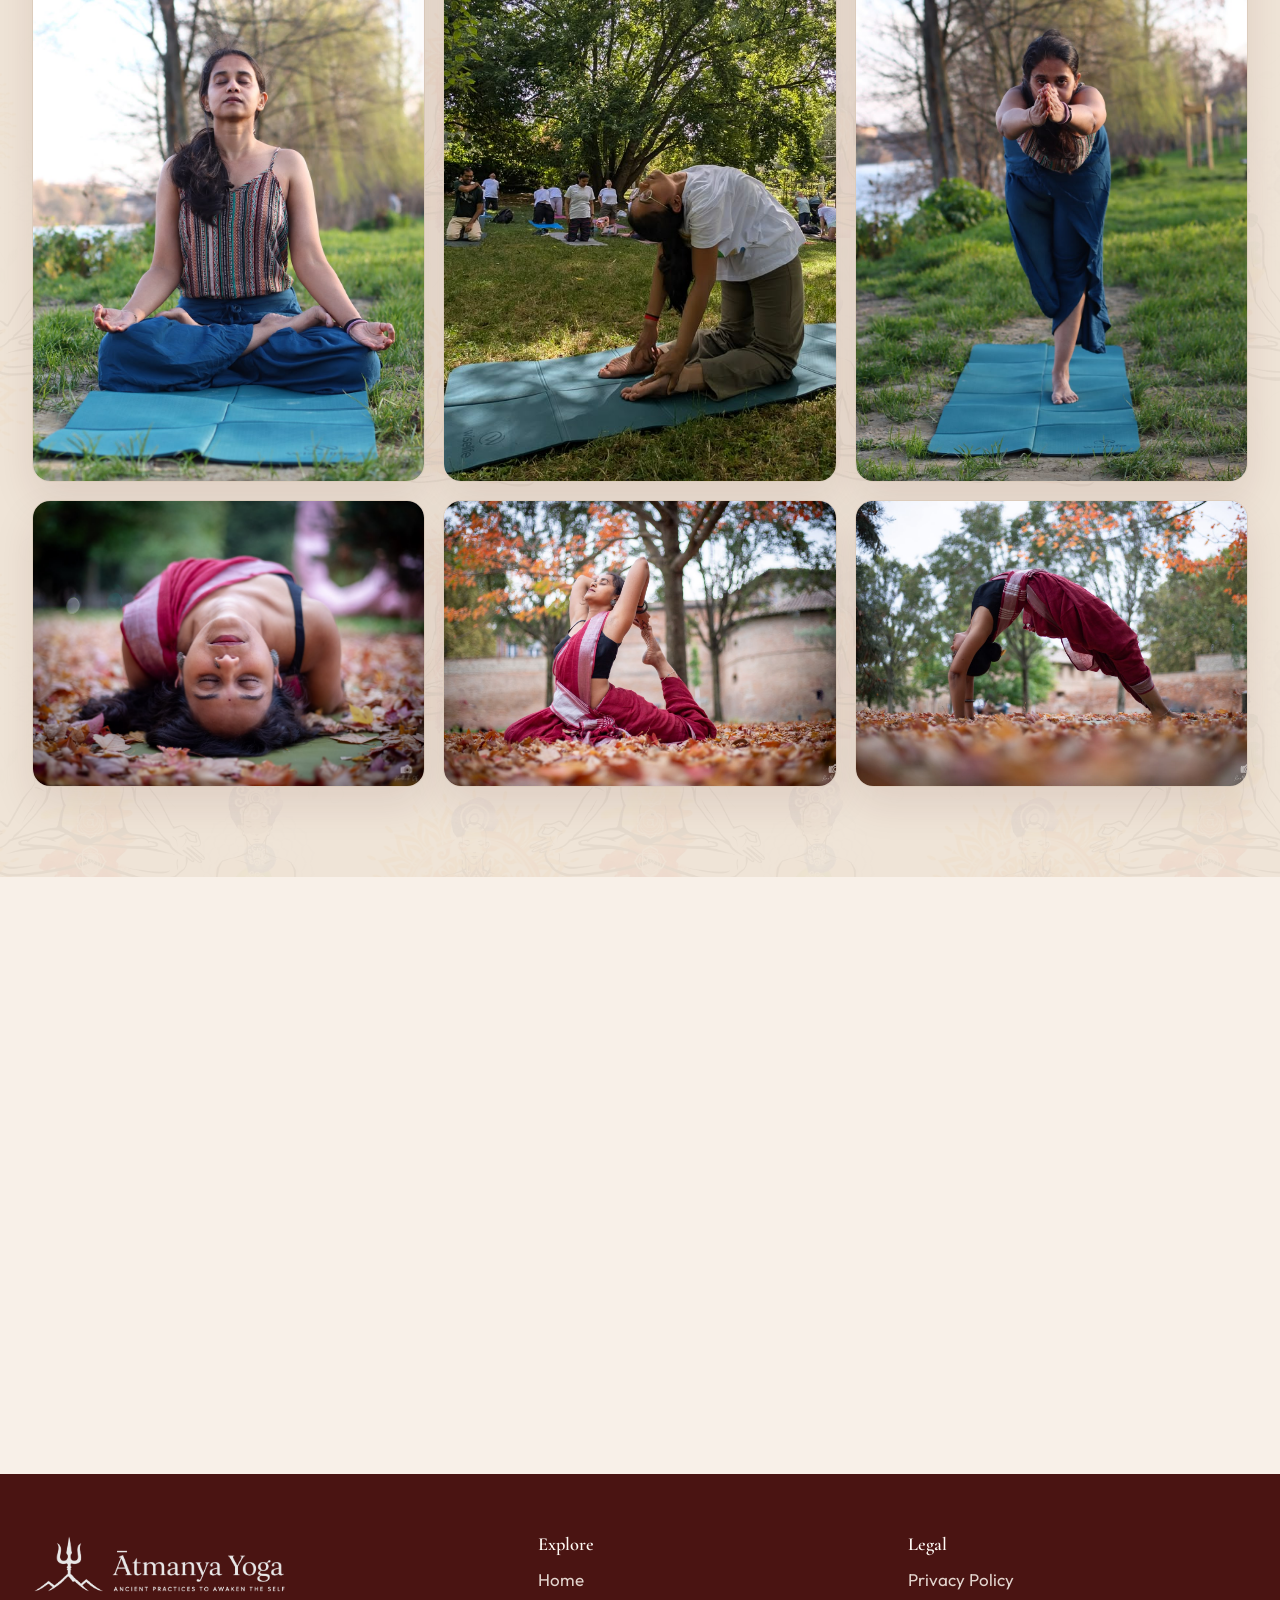
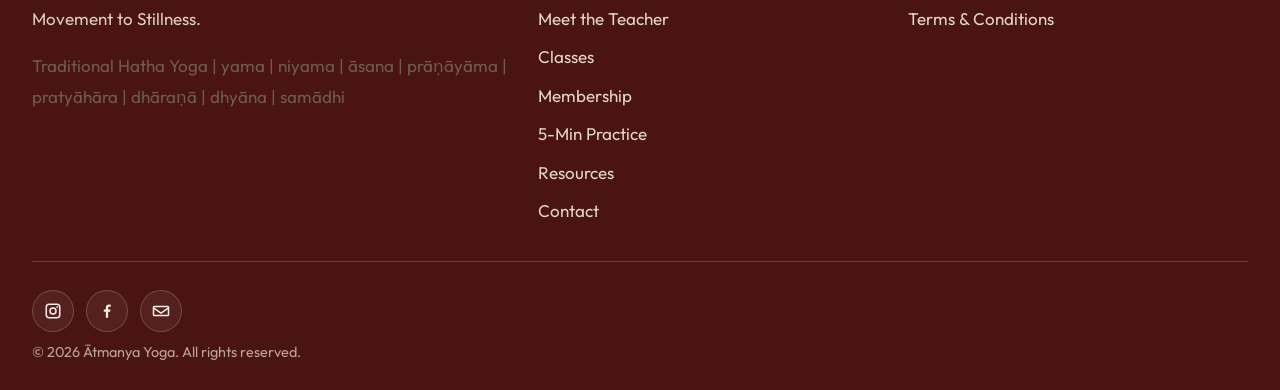
<file: teacher.html>
<!DOCTYPE html>
<html lang="en">
<head>
  <meta charset="UTF-8">
  <meta name="viewport" content="width=device-width, initial-scale=1.0">
  <title>Meet the Teacher | Ātmanya Yoga</title>
  <meta name="description" content="Meet Haasanthi Madala, Yoga Practitioner and Traditional Hatha Yoga Teacher at Ātmanya Yoga. Learn about her journey, training, and teaching philosophy.">
  <link rel="icon" type="image/jpeg" href="assets/brand/atmanya-yoga-logo-2.jpeg">
  <link rel="preconnect" href="https://fonts.googleapis.com">
  <link rel="preconnect" href="https://fonts.gstatic.com" crossorigin>
  <link href="https://fonts.googleapis.com/css2?family=Cormorant+Garamond:ital,wght@0,400;0,500;0,600;0,700;1,400;1,500;1,600&family=Outfit:wght@300;400;500;600;700&display=swap" rel="stylesheet">
  <script>(function(){try{var t=localStorage.getItem("atmanya-theme");var d=t||(window.matchMedia&&window.matchMedia("(prefers-color-scheme: dark)").matches?"dark":"light");document.documentElement.setAttribute("data-theme",d);}catch(e){}})();</script>
  <link rel="stylesheet" href="css/style.css?v=15">
</head>
<body>
<div class="quote-ribbon" aria-label="Yoga quotes">
  <div class="quote-ribbon__track">
    <span><i>&#10022;</i> "Yoga is the journey of the self, through the self, to the self." &mdash; Bhagavad Gita</span>
    <span><i>&#10022;</i> "Yoga is the stilling of the changing states of the mind." &mdash; Patanjali</span>
    <span><i>&#10022;</i> "The mind is everything. What you think, you become." &mdash; Buddha</span>
    <span><i>&#10022;</i> "Peace comes from within. Do not seek it without." &mdash; Buddha</span>
    <span><i>&#10022;</i> "Breathe in calm, breathe out tension."</span>
    <span><i>&#10022;</i> "Practise with patience; the results will follow in time." &mdash; Patanjali</span>
    <span><i>&#10022;</i> "Yoga is the journey of the self, through the self, to the self." &mdash; Bhagavad Gita</span>
    <span><i>&#10022;</i> "Yoga is the stilling of the changing states of the mind." &mdash; Patanjali</span>
    <span><i>&#10022;</i> "The mind is everything. What you think, you become." &mdash; Buddha</span>
    <span><i>&#10022;</i> "Peace comes from within. Do not seek it without." &mdash; Buddha</span>
    <span><i>&#10022;</i> "Breathe in calm, breathe out tension."</span>
    <span><i>&#10022;</i> "Practise with patience; the results will follow in time." &mdash; Patanjali</span>
    <span><i>&#10022;</i> yama <i>&#10022;</i> niyama <i>&#10022;</i> &#257;sana <i>&#10022;</i> pr&#257;&#7751;&#257;y&#257;ma <i>&#10022;</i> praty&#257;h&#257;ra <i>&#10022;</i> dh&#257;ra&#7751;&#257; <i>&#10022;</i> dhy&#257;na <i>&#10022;</i> sam&#257;dhi</span>
    <span><i>&#10022;</i> yama <i>&#10022;</i> niyama <i>&#10022;</i> &#257;sana <i>&#10022;</i> pr&#257;&#7751;&#257;y&#257;ma <i>&#10022;</i> praty&#257;h&#257;ra <i>&#10022;</i> dh&#257;ra&#7751;&#257; <i>&#10022;</i> dhy&#257;na <i>&#10022;</i> sam&#257;dhi</span>
  </div>
</div>
  <header class="site-header">
    <div class="container header-inner">
      <a href="index.html" class="brand" aria-label="Home"><img src="assets/brand/atmanya-yoga-logo-clear.png" alt="Atmanya Yoga" class="brand-logo"></a>
      <nav class="main-nav" id="mainNav">
        <a href="index.html">Home</a>
        <a href="teacher.html" class="active">Meet the Teacher</a>
        <a href="courses.html">Classes</a>
        <a href="membership.html">Membership</a>
        <a href="virtual-session.html">5-Min Practice</a>
        <a href="resources.html">Resources</a>
        <a href="contact.html">Contact</a>
      </nav>
      <div class="lang-switch"><label class="sr-only" for="langSelect">Language</label><select id="langSelect" class="lang-select" aria-label="Select language"><option value="en">EN</option><option value="hi">&#2361;&#2367;&#2344;&#2381;&#2342;&#2368;</option><option value="fr">Fran&#231;ais</option></select></div>
        <div class="header-actions">
        <button class="theme-toggle" id="themeToggle" type="button" aria-label="Switch to dark mode" title="Switch to dark mode">🌙</button>
        <button class="nav-toggle" id="navToggle" aria-label="Toggle navigation" aria-expanded="false">
          <span></span><span></span><span></span>
        </button>
      </div>
    </div>
  </header>

  <main>
    <section class="page-hero">
      <div class="container">
        <span class="eyebrow">The Teacher</span>
        <h1>Meet Haasanthi Madala</h1>
        <p>Yoga Practitioner | Traditional Hatha Yoga Teacher</p>
      </div>
    </section>

    <section class="section">
      <div class="container teacher-wrap">
        <div class="teacher-grid">
          <div>
            <img src="assets/photos/trainer-8.jpg" alt="Haasanthi Madala, Yoga Practitioner and Traditional Hatha Yoga Teacher" class="teacher-photo">
          </div>
          <div class="teacher-content">
            <span class="eyebrow">Journey &amp; Training</span>
            <h2>A student of the path</h2>
            <p>With a background in engineering, my journey into yoga has been one of continuous learning, exploration and self-discovery.</p>
            <p>What began as a physical practice gradually became a way of understanding the body, breath and mind, and looking inward.</p>
            <p>I completed my 200-hour Yoga Teacher Training in Rishikesh in September 2024, under the traditional Hatha Yoga system.</p>
            <p>My personal practice continues to be the foundation of everything I share. I believe yoga is not something we perform for an hour on the mat, but a discipline that gradually transforms the way we live, think and experience life.</p>
            <p>Through Ātmanya Yoga, I hope to share traditional Hatha Yoga practices in their essence, making them accessible to sincere practitioners at different stages of their journey.</p>
            <p>I am a student of this path, learning and practising every day.</p>
            <p class="teacher-credentials">Yoga Practitioner | Traditional Hatha Yoga Teacher</p>
            <div style="margin-top: 24px; display: flex; gap: 14px; flex-wrap: wrap;">
              <a href="courses.html" class="btn btn--primary">Explore Classes</a>
              <a href="contact.html" class="btn btn--outline">Book a Free Trial</a>
            </div>
          </div>
        </div>
      </div>
    </section>

    <section class="section section--alt">
      <div class="container">
        <div class="section-head">
          <span class="eyebrow">Teaching Philosophy</span>
          <h2>Rooted in tradition, guided with care</h2>
          <p>An approach grounded in sincerity, awareness, and steady progress—honouring where each practitioner is.</p>
        </div>
        <div class="benefit-grid">
          <div class="benefit-card">
            <h3>Traditional &amp; holistic</h3>
            <p>Classes integrate yama, niyama, &#257;sana, pr&#257;&#7751;&#257;y&#257;ma, dh&#257;ra&#7751;&#257;, dhy&#257;na and sam&#257;dhi, reflecting the balanced essence of traditional Hatha Yoga.</p>
          </div>
          <div class="benefit-card">
            <h3>Practice over perfection</h3>
            <p>Emphasis on awareness, breath, and consistency rather than achieving ideal shapes or comparison with others.</p>
          </div>
          <div class="benefit-card">
            <h3>Safe &amp; supportive</h3>
            <p>Small-group online sessions encourage mindful pacing, individual attention, and practice within one’s own capacity.</p>
          </div>
          <div class="benefit-card">
            <h3>Beginner-friendly</h3>
            <p>Clear guidance for those starting out, while offering depth and steadiness for continuing practitioners.</p>
          </div>
          <div class="benefit-card">
            <h3>Beyond the mat</h3>
            <p>Yoga as a discipline that gently influences how we breathe, think, and live—cultivating calm and clarity.</p>
          </div>
          <div class="benefit-card">
            <h3>Lifelong learning</h3>
            <p>Teaching flows from ongoing personal practice and humility as a student of the path.</p>
          </div>
        </div>
      </div>
    </section>

    <section class="section">
      <div class="container split">
        <div class="card-soft">
          <span class="eyebrow">In Haasanthi’s words</span>
          <div class="quote-mark" style="margin-top: 8px;">“</div>
          <blockquote>Yoga is not something we perform for an hour on the mat, but a discipline that gradually transforms the way we live, think and experience life.</blockquote>
          <cite>— Haasanthi Madala</cite>
        </div>
        <div class="card">
          <span class="eyebrow">Training &amp; focus</span>
          <ul class="check-list" style="margin-top: 14px;">
            <li><strong>200-hour Yoga Teacher Training</strong> — Rishikesh, September 2024</li>
            <li><strong>System:</strong> Traditional Hatha Yoga</li>
            <li><strong>Teaching:</strong> Live online group classes (all time zones)</li>
            <li><strong>Session focus:</strong> &#256;sana, Pr&#257;&#7751;&#257;y&#257;ma, Dh&#257;ra&#7751;&#257;, Dhy&#257;na, Sam&#257;dhi</li>
            <li><strong>Approach:</strong> Small groups, steady guidance, mindful and accessible practice</li>
          </ul>
        </div>
      </div>
    </section>

    <section class="section section--alt">
      <div class="container">
        <div class="section-head">
          <span class="eyebrow">Practice Moments</span>
          <h2>Glimpses from the mat</h2>
          <p>Moments of practice, presence, and traditional Hatha Yoga with Ātmanya.</p>
        </div>
        <div class="gallery-grid">
          <div class="gallery-item span-4 tall"><img src="assets/photos/trainer-4.jpg" alt="Haasanthi Madala in a yoga posture" loading="lazy"></div>
          <div class="gallery-item span-4"><img src="assets/photos/trainer-2.jpg" alt="Guided yoga practice session" loading="lazy"></div>
          <div class="gallery-item span-4 tall"><img src="assets/photos/trainer-11.jpg" alt="Traditional Hatha Yoga practice" loading="lazy"></div>
          <div class="gallery-item span-4"><img src="assets/photos/trainer-6.jpg" alt="&#256;sana practice moment" loading="lazy"></div>
          <div class="gallery-item span-4"><img src="assets/photos/trainer-7.jpg" alt="Focused yoga practice" loading="lazy"></div>
          <div class="gallery-item span-4"><img src="assets/photos/trainer-10.jpg" alt="Calm and mindful practice" loading="lazy"></div>
        </div>
      </div>
    </section>

    <section class="section section--dark">
      <div class="container">
        <div class="cta-box">
          <span class="eyebrow" style="color: var(--gold);">Begin Your Practice</span>
          <h2 style="margin-top: 14px;">Join a traditional Hatha Yoga journey</h2>
          <p>Experience live online group classes rooted in discipline, awareness and inner stillness.</p>
          <div class="hero-actions" style="justify-content: center; margin-top: 24px;">
            <a href="contact.html" class="btn btn--light">Book a Free Trial</a>
            <a href="courses.html" class="btn btn--outline" style="color: #fffaf0; border-color: rgba(246,239,227,0.4);">View Classes</a>
          </div>
        </div>
      </div>
    </section>
  </main>

  <footer class="site-footer">
    <div class="container">
      <div class="footer-grid">
        <div>
          <div class="footer-brand"><img src="assets/brand/atmanya-yoga-logo-clear.png" alt="Atmanya Yoga" class="brand-logo brand-logo--footer"></div>
          <p style="color: rgba(246,239,227,0.85);">Movement to Stillness.</p>
          <p>Traditional Hatha Yoga | yama | niyama | &#257;sana | pr&#257;&#7751;&#257;y&#257;ma | praty&#257;h&#257;ra | dh&#257;ra&#7751;&#257; | dhy&#257;na | sam&#257;dhi</p>
        </div>
        <div>
          <h4>Explore</h4>
          <ul>
            <li><a href="index.html">Home</a></li>
            <li><a href="teacher.html">Meet the Teacher</a></li>
            <li><a href="courses.html">Classes</a></li>
            <li><a href="membership.html">Membership</a></li>
            <li><a href="virtual-session.html">5-Min Practice</a></li>
            <li><a href="resources.html">Resources</a></li>
            <li><a href="contact.html">Contact</a></li>
          </ul>
        </div>
        <div>
          <h4>Legal</h4>
          <ul>
            <li><a href="privacy-policy.html">Privacy Policy</a></li>
            <li><a href="terms-conditions.html">Terms &amp; Conditions</a></li>
          </ul>
        </div>
      </div>
      <div class="footer-bottom">
        <div class="social-links">
          <a class="social-link" href="https://www.instagram.com/atmanya_yoga?srtk=a21jdXFrNmxhMHBm&utm_source=qr" target="_blank" rel="noopener noreferrer" aria-label="Instagram"><svg viewBox="0 0 24 24" aria-hidden="true"><path d="M7 2h10a5 5 0 0 1 5 5v10a5 5 0 0 1-5 5H7a5 5 0 0 1-5-5V7a5 5 0 0 1 5-5zm0 2a3 3 0 0 0-3 3v10a3 3 0 0 0 3 3h10a3 3 0 0 0 3-3V7a3 3 0 0 0-3-3H7zm5 3a5 5 0 1 1 0 10 5 5 0 0 1 0-10zm0 2a3 3 0 1 0 0 6 3 3 0 0 0 0-6zm5.5-3.5a1.2 1.2 0 1 1 0 2.4 1.2 1.2 0 0 1 0-2.4z"/></svg></a>
          <a class="social-link" href="https://www.facebook.com/share/1AS5yruxhL/?mibextid=wwXIfr" target="_blank" rel="noopener noreferrer" aria-label="Facebook"><svg viewBox="0 0 24 24" aria-hidden="true"><path d="M13.5 21v-8h2.7l.4-3.1h-3.1V7.9c0-.9.25-1.5 1.55-1.5H17V3.6c-.3 0-1.3-.13-2.45-.13-2.43 0-4.1 1.48-4.1 4.2v2.23H7.75V13h2.7v8h3.05z"/></svg></a>
          <button type="button" class="social-link email-trigger" data-email-form aria-label="Email"><svg viewBox="0 0 24 24" aria-hidden="true"><path d="M3 5h18a2 2 0 0 1 2 2v10a2 2 0 0 1-2 2H3a2 2 0 0 1-2-2V7a2 2 0 0 1 2-2zm0 2v.4l9 6.2 9-6.2V7H3zm18 10V9.8l-8.4 5.8a1 1 0 0 1-1.2 0L3 9.8V17h18z"/></svg></button>
        </div>
        <p class="footer-copy">&copy; <span id="year"></span> Ātmanya Yoga. All rights reserved.</p>
      </div>
    </div>
  </footer>
    <script src="js/i18n-data.js?v=14"></script>
  <script src="js/translate.js?v=10"></script>
  <script src="js/assistant.js?v=10"></script>
  <script src="js/email-form.js?v=3"></script>
  <script src="js/timezone-data.js?v=2"></script>
  <script src="js/main.js?v=14"></script>
</body>
</html>
</file>
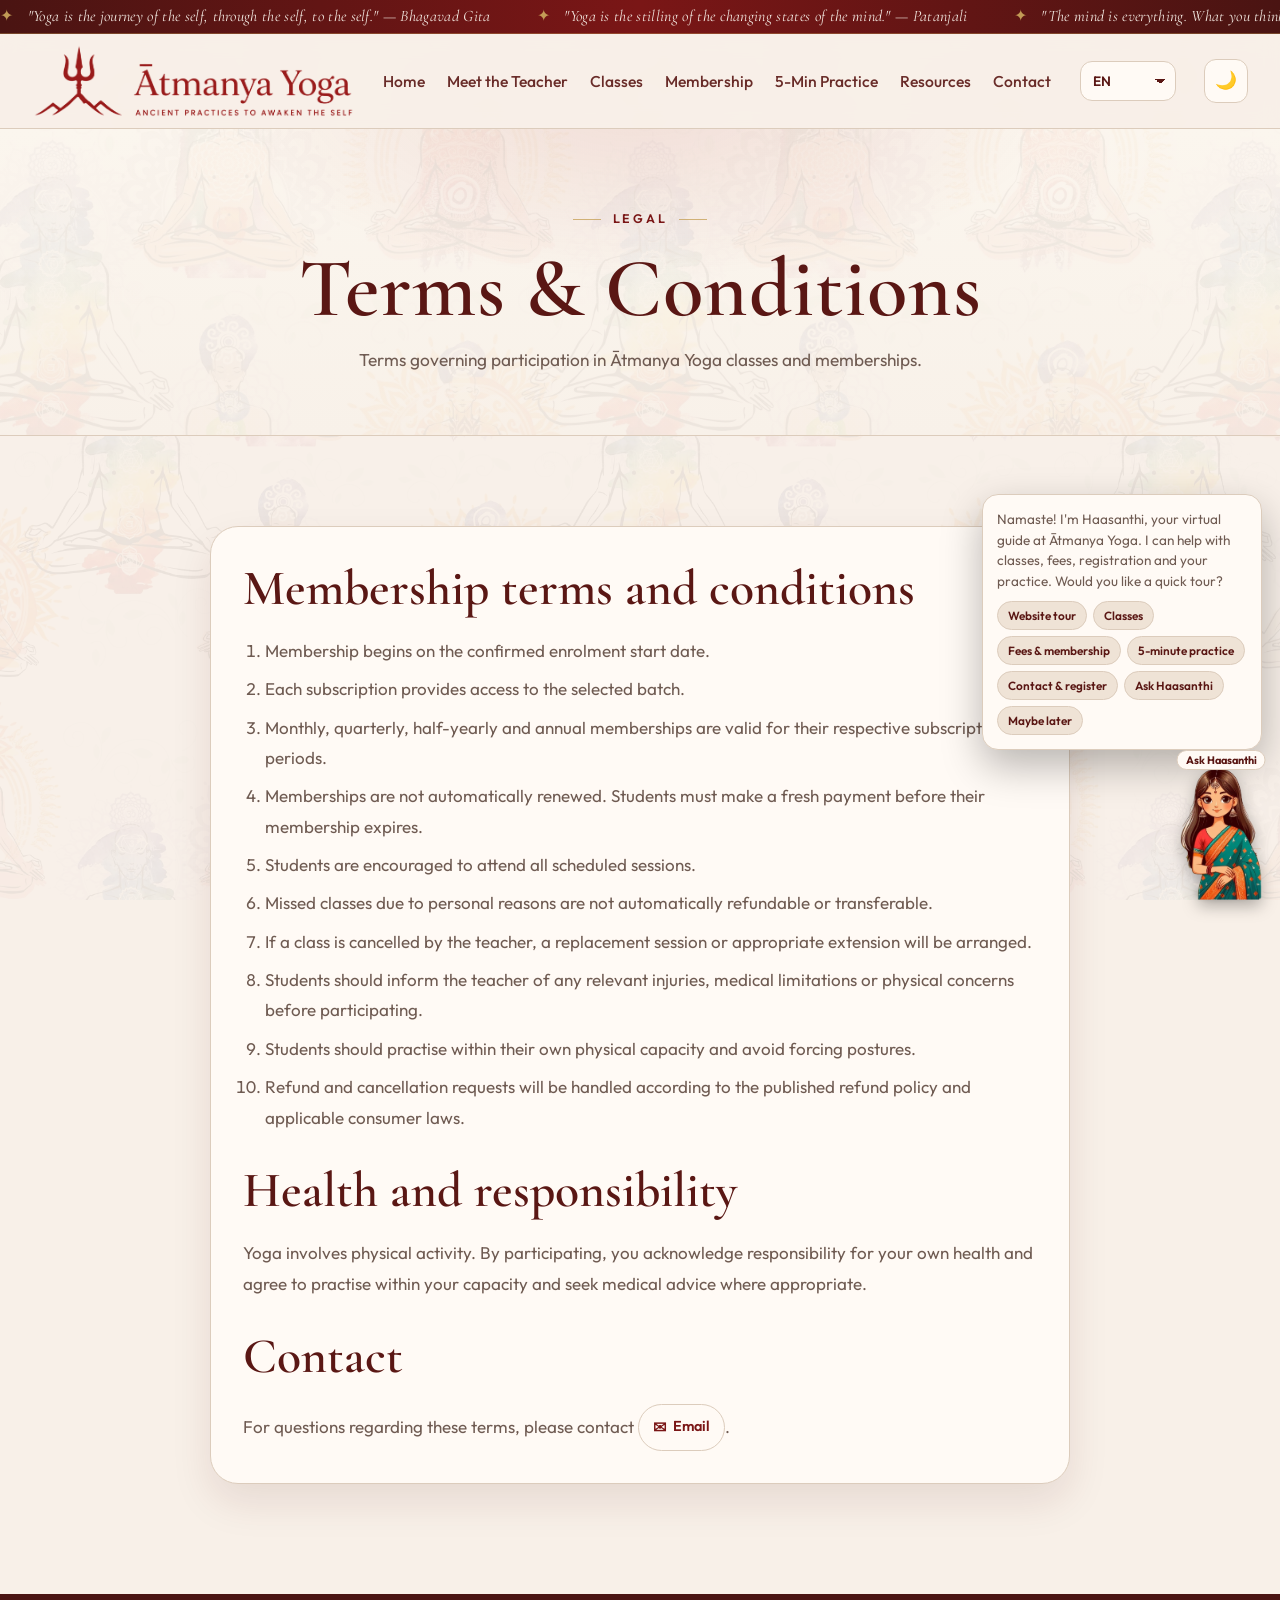
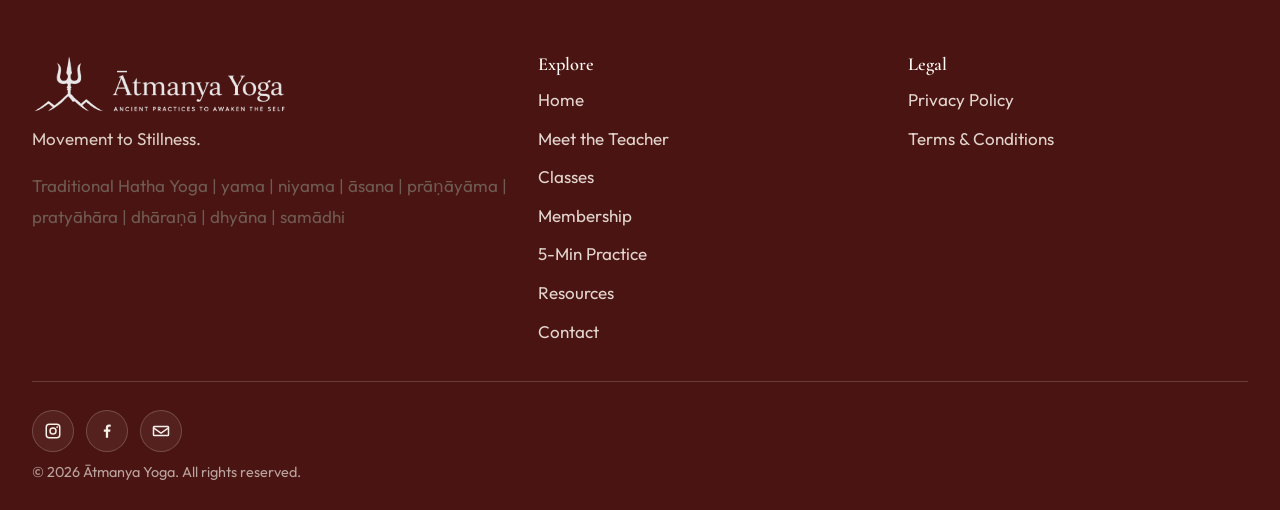
<file: terms-conditions.html>
<!DOCTYPE html>
<html lang="en">
<head>
  <meta charset="UTF-8">
  <meta name="viewport" content="width=device-width, initial-scale=1.0">
  <title>Terms &amp; Conditions | Ātmanya Yoga</title>
  <meta name="description" content="Terms and Conditions of Ātmanya Yoga.">
  <link rel="icon" type="image/jpeg" href="assets/brand/atmanya-yoga-logo-2.jpeg">
  <link rel="preconnect" href="https://fonts.googleapis.com">
  <link rel="preconnect" href="https://fonts.gstatic.com" crossorigin>
  <link href="https://fonts.googleapis.com/css2?family=Cormorant+Garamond:ital,wght@0,400;0,500;0,600;0,700;1,400;1,500;1,600&family=Outfit:wght@300;400;500;600;700&display=swap" rel="stylesheet">
  <script>(function(){try{var t=localStorage.getItem("atmanya-theme");var d=t||(window.matchMedia&&window.matchMedia("(prefers-color-scheme: dark)").matches?"dark":"light");document.documentElement.setAttribute("data-theme",d);}catch(e){}})();</script>
  <link rel="stylesheet" href="css/style.css?v=15">
</head>
<body>
<div class="quote-ribbon" aria-label="Yoga quotes">
  <div class="quote-ribbon__track">
    <span><i>&#10022;</i> "Yoga is the journey of the self, through the self, to the self." &mdash; Bhagavad Gita</span>
    <span><i>&#10022;</i> "Yoga is the stilling of the changing states of the mind." &mdash; Patanjali</span>
    <span><i>&#10022;</i> "The mind is everything. What you think, you become." &mdash; Buddha</span>
    <span><i>&#10022;</i> "Peace comes from within. Do not seek it without." &mdash; Buddha</span>
    <span><i>&#10022;</i> "Breathe in calm, breathe out tension."</span>
    <span><i>&#10022;</i> "Practise with patience; the results will follow in time." &mdash; Patanjali</span>
    <span><i>&#10022;</i> "Yoga is the journey of the self, through the self, to the self." &mdash; Bhagavad Gita</span>
    <span><i>&#10022;</i> "Yoga is the stilling of the changing states of the mind." &mdash; Patanjali</span>
    <span><i>&#10022;</i> "The mind is everything. What you think, you become." &mdash; Buddha</span>
    <span><i>&#10022;</i> "Peace comes from within. Do not seek it without." &mdash; Buddha</span>
    <span><i>&#10022;</i> "Breathe in calm, breathe out tension."</span>
    <span><i>&#10022;</i> "Practise with patience; the results will follow in time." &mdash; Patanjali</span>
    <span><i>&#10022;</i> yama <i>&#10022;</i> niyama <i>&#10022;</i> &#257;sana <i>&#10022;</i> pr&#257;&#7751;&#257;y&#257;ma <i>&#10022;</i> praty&#257;h&#257;ra <i>&#10022;</i> dh&#257;ra&#7751;&#257; <i>&#10022;</i> dhy&#257;na <i>&#10022;</i> sam&#257;dhi</span>
    <span><i>&#10022;</i> yama <i>&#10022;</i> niyama <i>&#10022;</i> &#257;sana <i>&#10022;</i> pr&#257;&#7751;&#257;y&#257;ma <i>&#10022;</i> praty&#257;h&#257;ra <i>&#10022;</i> dh&#257;ra&#7751;&#257; <i>&#10022;</i> dhy&#257;na <i>&#10022;</i> sam&#257;dhi</span>
  </div>
</div>
  <header class="site-header">
    <div class="container header-inner">
      <a href="index.html" class="brand" aria-label="Home"><img src="assets/brand/atmanya-yoga-logo-clear.png" alt="Atmanya Yoga" class="brand-logo"></a>
      <nav class="main-nav" id="mainNav">
        <a href="index.html">Home</a>
        <a href="teacher.html">Meet the Teacher</a>
        <a href="courses.html">Classes</a>
        <a href="membership.html">Membership</a>
        <a href="virtual-session.html">5-Min Practice</a>
        <a href="resources.html">Resources</a>
        <a href="contact.html">Contact</a>
      </nav>
      <div class="lang-switch"><label class="sr-only" for="langSelect">Language</label><select id="langSelect" class="lang-select" aria-label="Select language"><option value="en">EN</option><option value="hi">&#2361;&#2367;&#2344;&#2381;&#2342;&#2368;</option><option value="fr">Fran&#231;ais</option></select></div>
        <div class="header-actions">
        <button class="theme-toggle" id="themeToggle" type="button" aria-label="Switch to dark mode" title="Switch to dark mode">🌙</button>
        <button class="nav-toggle" id="navToggle" aria-label="Toggle navigation" aria-expanded="false">
          <span></span><span></span><span></span>
        </button>
      </div>
    </div>
  </header>

  <main>
    <section class="page-hero">
      <div class="container">
        <span class="eyebrow">Legal</span>
        <h1>Terms &amp; Conditions</h1>
        <p>Terms governing participation in Ātmanya Yoga classes and memberships.</p>
      </div>
    </section>
    <section class="section">
      <div class="container" style="max-width: 860px;">
        <div class="card">
          <h2>Membership terms and conditions</h2>
          <ol style="margin-top: 14px;">
            <li>Membership begins on the confirmed enrolment start date.</li>
            <li>Each subscription provides access to the selected batch.</li>
            <li>Monthly, quarterly, half-yearly and annual memberships are valid for their respective subscription periods.</li>
            <li>Memberships are not automatically renewed. Students must make a fresh payment before their membership expires.</li>
            <li>Students are encouraged to attend all scheduled sessions.</li>
            <li>Missed classes due to personal reasons are not automatically refundable or transferable.</li>
            <li>If a class is cancelled by the teacher, a replacement session or appropriate extension will be arranged.</li>
            <li>Students should inform the teacher of any relevant injuries, medical limitations or physical concerns before participating.</li>
            <li>Students should practise within their own physical capacity and avoid forcing postures.</li>
            <li>Refund and cancellation requests will be handled according to the published refund policy and applicable consumer laws.</li>
          </ol>
          <h2 style="margin-top: 28px;">Health and responsibility</h2>
          <p>Yoga involves physical activity. By participating, you acknowledge responsibility for your own health and agree to practise within your capacity and seek medical advice where appropriate.</p>
          <h2 style="margin-top: 28px;">Contact</h2>
          <p>For questions regarding these terms, please contact <a href="mailto:atmanyayoga@gmail.com" class="email-trigger" data-email-form>Email</a>.</p>
        </div>
      </div>
    </section>
  </main>

  <footer class="site-footer">
    <div class="container">
      <div class="footer-grid">
        <div>
          <div class="footer-brand"><img src="assets/brand/atmanya-yoga-logo-clear.png" alt="Atmanya Yoga" class="brand-logo brand-logo--footer"></div>
          <p style="color: rgba(246,239,227,0.85);">Movement to Stillness.</p>
          <p>Traditional Hatha Yoga | yama | niyama | &#257;sana | pr&#257;&#7751;&#257;y&#257;ma | praty&#257;h&#257;ra | dh&#257;ra&#7751;&#257; | dhy&#257;na | sam&#257;dhi</p>
        </div>
        <div>
          <h4>Explore</h4>
          <ul>
            <li><a href="index.html">Home</a></li>
            <li><a href="teacher.html">Meet the Teacher</a></li>
            <li><a href="courses.html">Classes</a></li>
            <li><a href="membership.html">Membership</a></li>
            <li><a href="virtual-session.html">5-Min Practice</a></li>
            <li><a href="resources.html">Resources</a></li>
            <li><a href="contact.html">Contact</a></li>
          </ul>
        </div>
        <div>
          <h4>Legal</h4>
          <ul>
            <li><a href="privacy-policy.html">Privacy Policy</a></li>
            <li><a href="terms-conditions.html">Terms &amp; Conditions</a></li>
          </ul>
        </div>
      </div>
      <div class="footer-bottom">
        <div class="social-links">
          <a class="social-link" href="https://www.instagram.com/atmanya_yoga?srtk=a21jdXFrNmxhMHBm&utm_source=qr" target="_blank" rel="noopener noreferrer" aria-label="Instagram"><svg viewBox="0 0 24 24" aria-hidden="true"><path d="M7 2h10a5 5 0 0 1 5 5v10a5 5 0 0 1-5 5H7a5 5 0 0 1-5-5V7a5 5 0 0 1 5-5zm0 2a3 3 0 0 0-3 3v10a3 3 0 0 0 3 3h10a3 3 0 0 0 3-3V7a3 3 0 0 0-3-3H7zm5 3a5 5 0 1 1 0 10 5 5 0 0 1 0-10zm0 2a3 3 0 1 0 0 6 3 3 0 0 0 0-6zm5.5-3.5a1.2 1.2 0 1 1 0 2.4 1.2 1.2 0 0 1 0-2.4z"/></svg></a>
          <a class="social-link" href="https://www.facebook.com/share/1AS5yruxhL/?mibextid=wwXIfr" target="_blank" rel="noopener noreferrer" aria-label="Facebook"><svg viewBox="0 0 24 24" aria-hidden="true"><path d="M13.5 21v-8h2.7l.4-3.1h-3.1V7.9c0-.9.25-1.5 1.55-1.5H17V3.6c-.3 0-1.3-.13-2.45-.13-2.43 0-4.1 1.48-4.1 4.2v2.23H7.75V13h2.7v8h3.05z"/></svg></a>
          <button type="button" class="social-link email-trigger" data-email-form aria-label="Email"><svg viewBox="0 0 24 24" aria-hidden="true"><path d="M3 5h18a2 2 0 0 1 2 2v10a2 2 0 0 1-2 2H3a2 2 0 0 1-2-2V7a2 2 0 0 1 2-2zm0 2v.4l9 6.2 9-6.2V7H3zm18 10V9.8l-8.4 5.8a1 1 0 0 1-1.2 0L3 9.8V17h18z"/></svg></button>
        </div>
        <p class="footer-copy">&copy; <span id="year"></span> Ātmanya Yoga. All rights reserved.</p>
      </div>
    </div>
  </footer>
    <script src="js/i18n-data.js?v=14"></script>
  <script src="js/translate.js?v=10"></script>
  <script src="js/assistant.js?v=10"></script>
  <script src="js/email-form.js?v=3"></script>
  <script src="js/timezone-data.js?v=2"></script>
  <script src="js/main.js?v=14"></script>
</body>
</html>
</file>
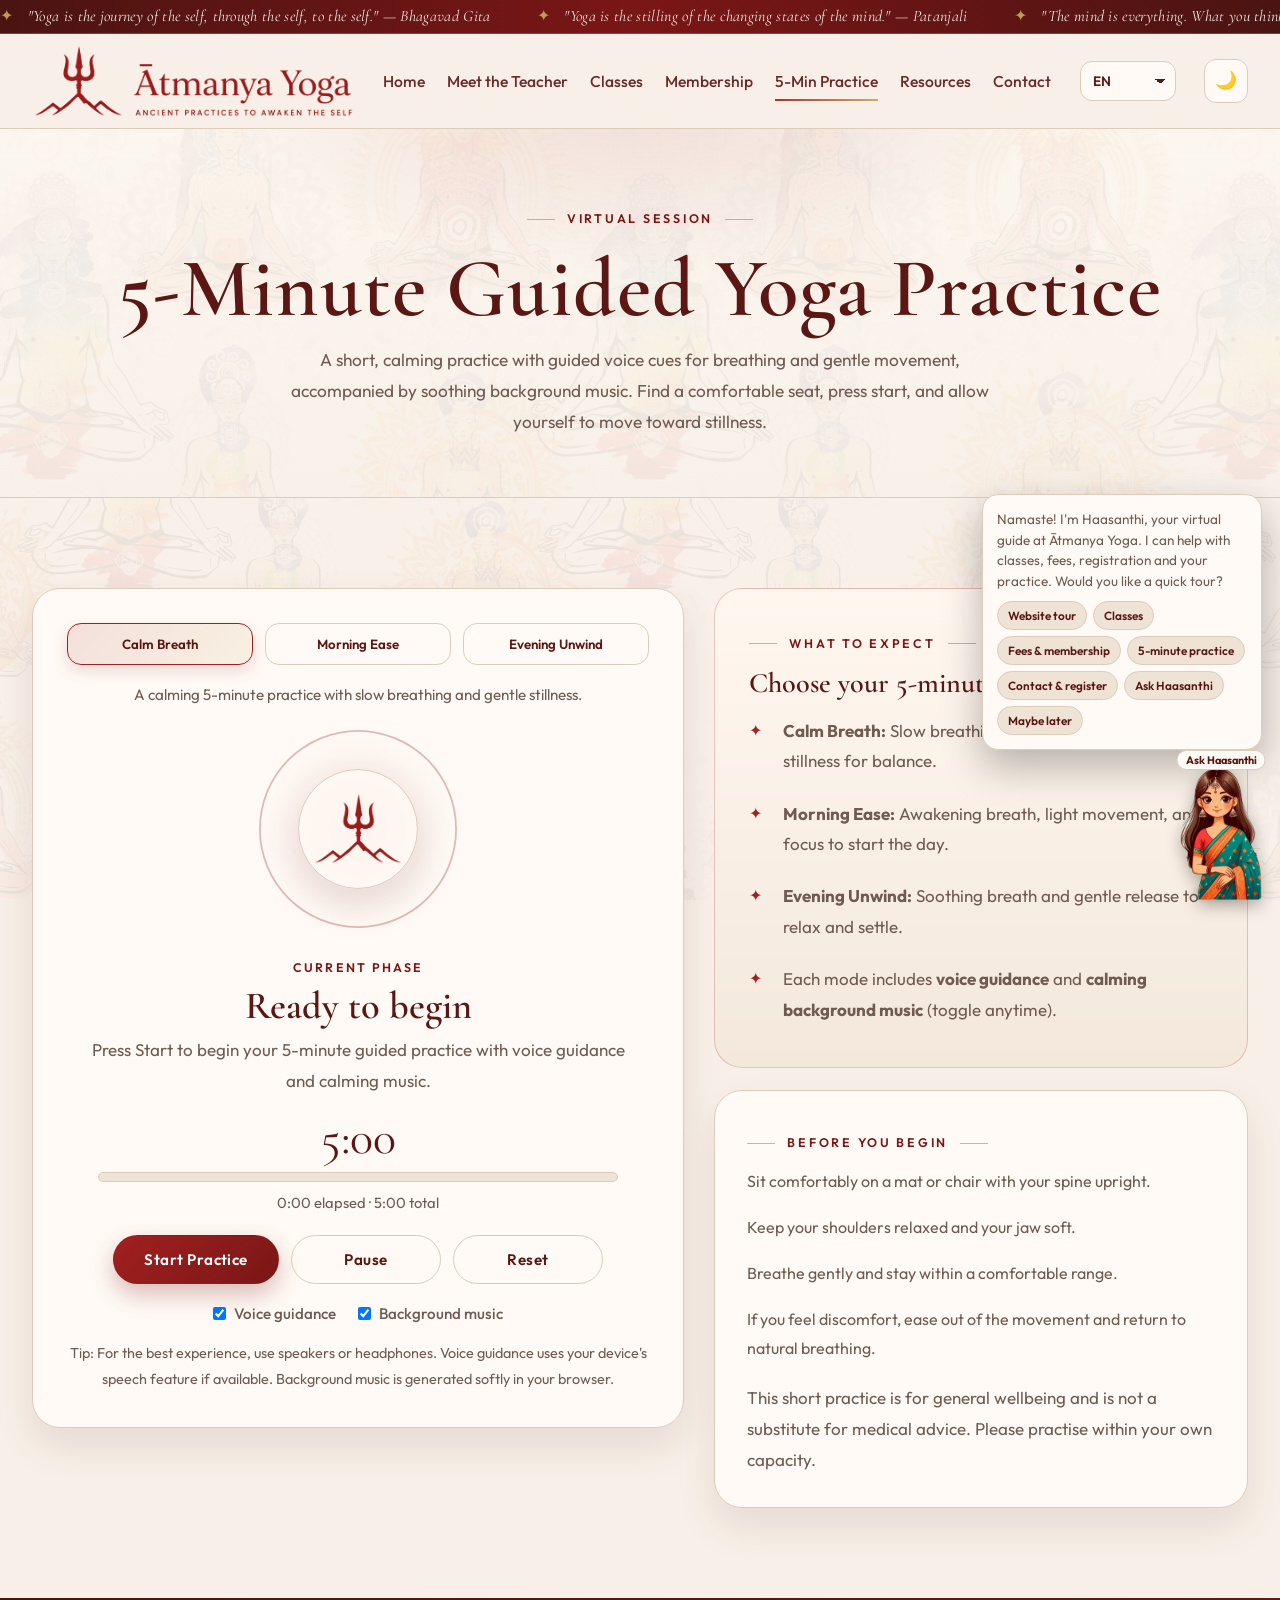
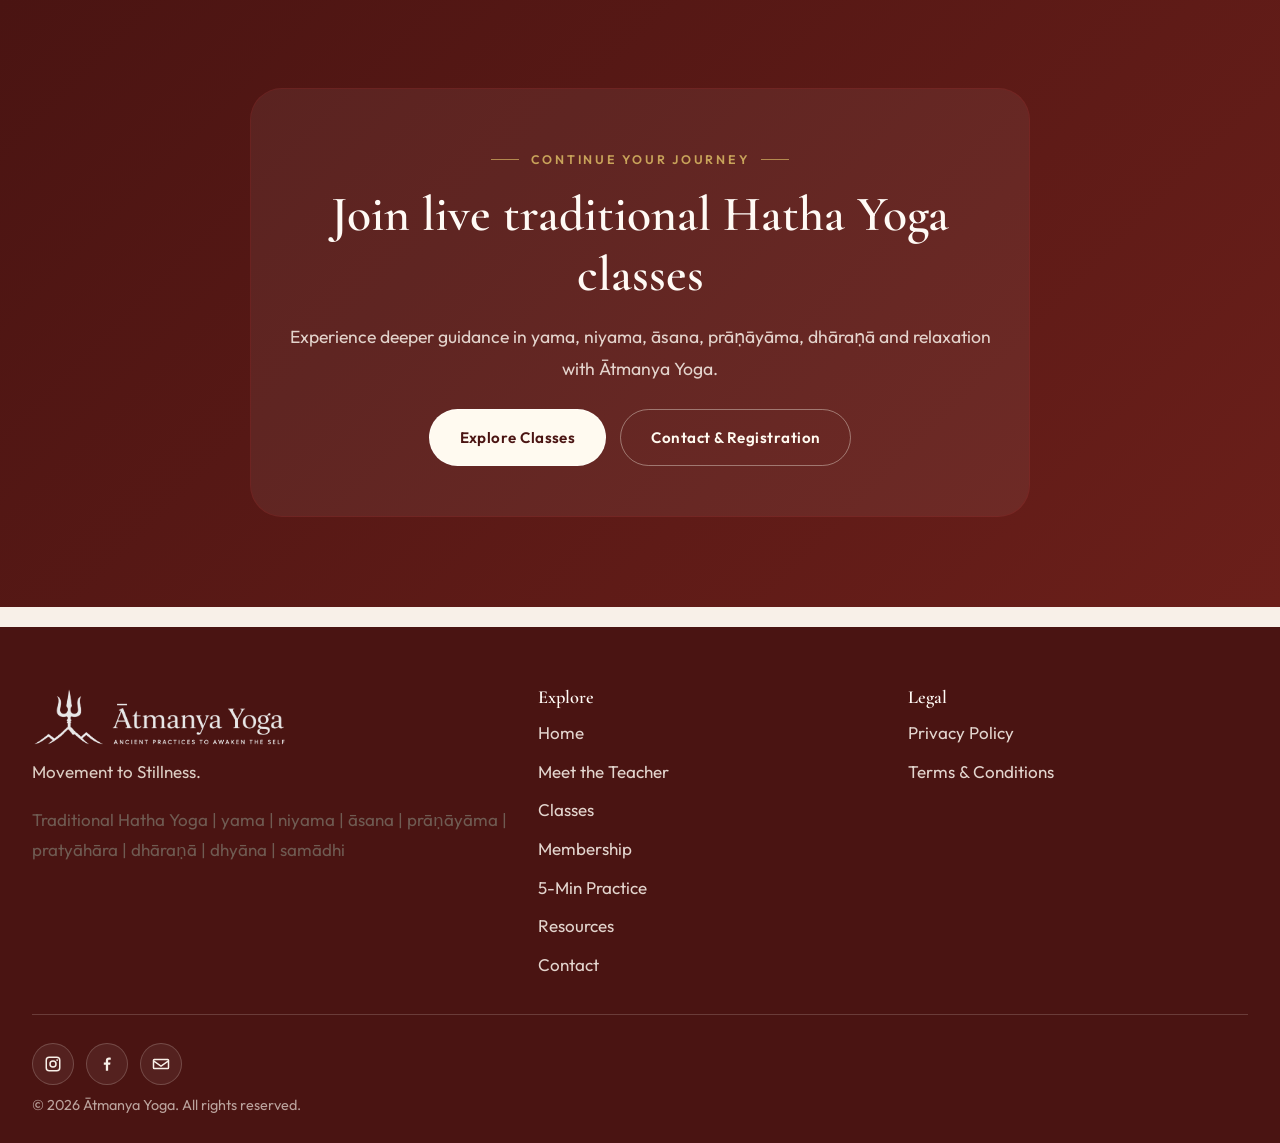
<file: virtual-session.html>
<!DOCTYPE html>
<html lang="en">
<head>
  <meta charset="UTF-8">
  <meta name="viewport" content="width=device-width, initial-scale=1.0">
  <title>5-Minute Virtual Yoga Practice | Ātmanya Yoga</title>
  <meta name="description" content="A guided 5-minute virtual yoga and breathing practice with calming music and voice guidance. Practice anytime with Ātmanya Yoga.">
  <link rel="icon" type="image/jpeg" href="assets/brand/atmanya-yoga-logo-2.jpeg">
  <link rel="preconnect" href="https://fonts.googleapis.com">
  <link rel="preconnect" href="https://fonts.gstatic.com" crossorigin>
  <link href="https://fonts.googleapis.com/css2?family=Cormorant+Garamond:ital,wght@0,400;0,500;0,600;0,700;1,400;1,500;1,600&family=Outfit:wght@300;400;500;600;700&display=swap" rel="stylesheet">
  <script>(function(){try{var t=localStorage.getItem("atmanya-theme");var d=t||(window.matchMedia&&window.matchMedia("(prefers-color-scheme: dark)").matches?"dark":"light");document.documentElement.setAttribute("data-theme",d);}catch(e){}})();</script>
  <link rel="stylesheet" href="css/style.css?v=15">
</head>
<body>
<div class="quote-ribbon" aria-label="Yoga quotes">
  <div class="quote-ribbon__track">
    <span><i>&#10022;</i> "Yoga is the journey of the self, through the self, to the self." &mdash; Bhagavad Gita</span>
    <span><i>&#10022;</i> "Yoga is the stilling of the changing states of the mind." &mdash; Patanjali</span>
    <span><i>&#10022;</i> "The mind is everything. What you think, you become." &mdash; Buddha</span>
    <span><i>&#10022;</i> "Peace comes from within. Do not seek it without." &mdash; Buddha</span>
    <span><i>&#10022;</i> "Breathe in calm, breathe out tension."</span>
    <span><i>&#10022;</i> "Practise with patience; the results will follow in time." &mdash; Patanjali</span>
    <span><i>&#10022;</i> "Yoga is the journey of the self, through the self, to the self." &mdash; Bhagavad Gita</span>
    <span><i>&#10022;</i> "Yoga is the stilling of the changing states of the mind." &mdash; Patanjali</span>
    <span><i>&#10022;</i> "The mind is everything. What you think, you become." &mdash; Buddha</span>
    <span><i>&#10022;</i> "Peace comes from within. Do not seek it without." &mdash; Buddha</span>
    <span><i>&#10022;</i> "Breathe in calm, breathe out tension."</span>
    <span><i>&#10022;</i> "Practise with patience; the results will follow in time." &mdash; Patanjali</span>
    <span><i>&#10022;</i> yama <i>&#10022;</i> niyama <i>&#10022;</i> &#257;sana <i>&#10022;</i> pr&#257;&#7751;&#257;y&#257;ma <i>&#10022;</i> praty&#257;h&#257;ra <i>&#10022;</i> dh&#257;ra&#7751;&#257; <i>&#10022;</i> dhy&#257;na <i>&#10022;</i> sam&#257;dhi</span>
    <span><i>&#10022;</i> yama <i>&#10022;</i> niyama <i>&#10022;</i> &#257;sana <i>&#10022;</i> pr&#257;&#7751;&#257;y&#257;ma <i>&#10022;</i> praty&#257;h&#257;ra <i>&#10022;</i> dh&#257;ra&#7751;&#257; <i>&#10022;</i> dhy&#257;na <i>&#10022;</i> sam&#257;dhi</span>
  </div>
</div>
  <header class="site-header">
    <div class="container header-inner">
      <a href="index.html" class="brand" aria-label="Home"><img src="assets/brand/atmanya-yoga-logo-clear.png" alt="Atmanya Yoga" class="brand-logo"></a>
      <nav class="main-nav" id="mainNav">
        <a href="index.html">Home</a>
        <a href="teacher.html">Meet the Teacher</a>
        <a href="courses.html">Classes</a>
        <a href="membership.html">Membership</a>
        <a href="virtual-session.html" class="active">5-Min Practice</a>
        <a href="resources.html">Resources</a>
        <a href="contact.html">Contact</a>
      </nav>
      <div class="lang-switch"><label class="sr-only" for="langSelect">Language</label><select id="langSelect" class="lang-select" aria-label="Select language"><option value="en">EN</option><option value="hi">&#2361;&#2367;&#2344;&#2381;&#2342;&#2368;</option><option value="fr">Fran&#231;ais</option></select></div>
        <div class="header-actions">
        <button class="theme-toggle" id="themeToggle" type="button" aria-label="Switch to dark mode" title="Switch to dark mode">🌙</button>
        <button class="nav-toggle" id="navToggle" aria-label="Toggle navigation" aria-expanded="false">
          <span></span><span></span><span></span>
        </button>
      </div>
    </div>
  </header>

  <main>
    <section class="page-hero">
      <div class="container">
        <span class="eyebrow">Virtual Session</span>
        <h1>5-Minute Guided Yoga Practice</h1>
        <p>A short, calming practice with guided voice cues for breathing and gentle movement, accompanied by soothing background music. Find a comfortable seat, press start, and allow yourself to move toward stillness.</p>
      </div>
    </section>

    <section class="section">
      <div class="container">
        <div class="session-layout">
          <div class="session-player card" id="sessionPlayer">
            <div class="session-mode-grid" role="group" aria-label="Practice modes">
              <button type="button" class="mode-btn active" data-mode="calm">Calm Breath</button>
              <button type="button" class="mode-btn" data-mode="morning">Morning Ease</button>
              <button type="button" class="mode-btn" data-mode="evening">Evening Unwind</button>
            </div>
            <p class="mode-desc" id="sessionModeDesc">A calming 5-minute practice with slow breathing and gentle stillness.</p>
            <div class="session-visual" aria-hidden="true">
              <div class="session-breath-ring" id="breathRing"></div>
              <div class="session-orb">
                <img src="assets/brand/trishul-transparent.png" alt="Atmanya Yoga Trishul" class="session-orb-logo">
              </div>
            </div>
            <div class="session-status">
              <p class="session-phase-label">Current phase</p>
              <h2 id="sessionPhase">Ready to begin</h2>
              <p id="sessionCue" class="session-cue">Press Start to begin your 5-minute guided practice with voice guidance and calming music.</p>
            </div>
            <div class="session-timer-wrap">
              <div class="session-timer" id="sessionTimer">05:00</div>
              <div class="session-progress" aria-label="Session progress"><span id="sessionProgressBar"></span></div>
              <p class="session-time-note"><span id="sessionElapsed">0:00</span> elapsed · 5:00 total</p>
            </div>
            <div class="session-controls">
              <button type="button" class="btn btn--primary" id="sessionStart">Start Practice</button>
              <button type="button" class="btn btn--outline" id="sessionPause" disabled>Pause</button>
              <button type="button" class="btn btn--outline" id="sessionReset">Reset</button>
            </div>
            <div class="session-toggles">
              <label class="session-toggle"><input type="checkbox" id="voiceToggle" checked> Voice guidance</label>
              <label class="session-toggle"><input type="checkbox" id="musicToggle" checked> Background music</label>
            </div>
            <p class="session-note">Tip: For the best experience, use speakers or headphones. Voice guidance uses your device's speech feature if available. Background music is generated softly in your browser.</p>
          </div>

          <div class="session-side">
            <div class="card-soft">
              <span class="eyebrow">What to expect</span>
              <h3 style="margin-top: 10px;">Choose your 5-minute practice</h3>
              <ul class="check-list" style="margin-top: 14px;">
                <li><strong>Calm Breath:</strong> Slow breathing, gentle release, and stillness for balance.</li>
                <li><strong>Morning Ease:</strong> Awakening breath, light movement, and focus to start the day.</li>
                <li><strong>Evening Unwind:</strong> Soothing breath and gentle release to relax and settle.</li>
                <li>Each mode includes <strong>voice guidance</strong> and <strong>calming background music</strong> (toggle anytime).</li>
              </ul>
            </div>
            <div class="card" style="margin-top: 22px;">
              <span class="eyebrow">Before you begin</span>
              <ul class="info-list" style="margin-top: 12px; font-size: 1rem;">
                <li>Sit comfortably on a mat or chair with your spine upright.</li>
                <li>Keep your shoulders relaxed and your jaw soft.</li>
                <li>Breathe gently and stay within a comfortable range.</li>
                <li>If you feel discomfort, ease out of the movement and return to natural breathing.</li>
              </ul>
              <p style="margin-top: 14px;">This short practice is for general wellbeing and is not a substitute for medical advice. Please practise within your own capacity.</p>
            </div>
          </div>
        </div>
      </div>
    </section>

    <section class="section section--dark">
      <div class="container">
        <div class="cta-box">
          <span class="eyebrow" style="color: var(--gold);">Continue Your Journey</span>
          <h2 style="margin-top: 14px;">Join live traditional Hatha Yoga classes</h2>
          <p>Experience deeper guidance in yama, niyama, &#257;sana, pr&#257;&#7751;&#257;y&#257;ma, dh&#257;ra&#7751;&#257; and relaxation with Ātmanya Yoga.</p>
          <div class="hero-actions" style="justify-content: center; margin-top: 24px;">
            <a href="courses.html" class="btn btn--light">Explore Classes</a>
            <a href="contact.html" class="btn btn--outline" style="color: #fffaf0; border-color: rgba(246,239,227,0.4);">Contact &amp; Registration</a>
          </div>
        </div>
      </div>
    </section>
  </main>

  <footer class="site-footer">
    <div class="container">
      <div class="footer-grid">
        <div>
          <div class="footer-brand"><img src="assets/brand/atmanya-yoga-logo-clear.png" alt="Atmanya Yoga" class="brand-logo brand-logo--footer"></div>
          <p style="color: rgba(246,239,227,0.85);">Movement to Stillness.</p>
          <p>Traditional Hatha Yoga | yama | niyama | &#257;sana | pr&#257;&#7751;&#257;y&#257;ma | praty&#257;h&#257;ra | dh&#257;ra&#7751;&#257; | dhy&#257;na | sam&#257;dhi</p>
        </div>
        <div>
          <h4>Explore</h4>
          <ul>
            <li><a href="index.html">Home</a></li>
            <li><a href="teacher.html">Meet the Teacher</a></li>
            <li><a href="courses.html">Classes</a></li>
            <li><a href="membership.html">Membership</a></li>
            <li><a href="virtual-session.html">5-Min Practice</a></li>
            <li><a href="resources.html">Resources</a></li>
            <li><a href="contact.html">Contact</a></li>
          </ul>
        </div>
        <div>
          <h4>Legal</h4>
          <ul>
            <li><a href="privacy-policy.html">Privacy Policy</a></li>
            <li><a href="terms-conditions.html">Terms &amp; Conditions</a></li>
          </ul>
        </div>
      </div>
      <div class="footer-bottom">
        <div class="social-links">
          <a class="social-link" href="https://www.instagram.com/atmanya_yoga?srtk=a21jdXFrNmxhMHBm&utm_source=qr" target="_blank" rel="noopener noreferrer" aria-label="Instagram"><svg viewBox="0 0 24 24" aria-hidden="true"><path d="M7 2h10a5 5 0 0 1 5 5v10a5 5 0 0 1-5 5H7a5 5 0 0 1-5-5V7a5 5 0 0 1 5-5zm0 2a3 3 0 0 0-3 3v10a3 3 0 0 0 3 3h10a3 3 0 0 0 3-3V7a3 3 0 0 0-3-3H7zm5 3a5 5 0 1 1 0 10 5 5 0 0 1 0-10zm0 2a3 3 0 1 0 0 6 3 3 0 0 0 0-6zm5.5-3.5a1.2 1.2 0 1 1 0 2.4 1.2 1.2 0 0 1 0-2.4z"/></svg></a>
          <a class="social-link" href="https://www.facebook.com/share/1AS5yruxhL/?mibextid=wwXIfr" target="_blank" rel="noopener noreferrer" aria-label="Facebook"><svg viewBox="0 0 24 24" aria-hidden="true"><path d="M13.5 21v-8h2.7l.4-3.1h-3.1V7.9c0-.9.25-1.5 1.55-1.5H17V3.6c-.3 0-1.3-.13-2.45-.13-2.43 0-4.1 1.48-4.1 4.2v2.23H7.75V13h2.7v8h3.05z"/></svg></a>
          <button type="button" class="social-link email-trigger" data-email-form aria-label="Email"><svg viewBox="0 0 24 24" aria-hidden="true"><path d="M3 5h18a2 2 0 0 1 2 2v10a2 2 0 0 1-2 2H3a2 2 0 0 1-2-2V7a2 2 0 0 1 2-2zm0 2v.4l9 6.2 9-6.2V7H3zm18 10V9.8l-8.4 5.8a1 1 0 0 1-1.2 0L3 9.8V17h18z"/></svg></button>
        </div>
        <p class="footer-copy">&copy; <span id="year"></span> Ātmanya Yoga. All rights reserved.</p>
      </div>
    </div>
  </footer>
    <script src="js/i18n-data.js?v=14"></script>
  <script src="js/translate.js?v=10"></script>
  <script src="js/assistant.js?v=10"></script>
  <script src="js/email-form.js?v=3"></script>
  <script src="js/timezone-data.js?v=2"></script>
  <script src="js/main.js?v=14"></script>
</body>
</html>
</file>
<file: css/style.css>
/* ============================================================
   Ātmanya Yoga — Sacred Lotus Design System
   Earthy temple palette, multi-petal lotus motifs, serene typography
   Light & Dark theme support
   ============================================================ */

:root {
  --cream: #f8f0e8;
  --cream-deep: #efe3d6;
  --sand: #e6d6c6;
  --forest: #6b1f1a;
  --forest-deep: #4a1412;
  --saffron: #a12020;
  --saffron-deep: #7a1616;
  --lotus: #b33a3a;
  --lotus-soft: #f6e3e0;
  --gold: #c8a35a;
  --ink: #2b1f1a;
  --muted: #6f5b52;
  --line: #dcccbc;
  --white: #ffffff;

  --bg: var(--cream);
  --bg-alt: var(--cream-deep);
  --surface: #fffaf5;
  --surface-soft: linear-gradient(180deg, #fff7ef, #f4e8dc);
  --surface-elev: rgba(255,250,245,0.78);
  --text: var(--ink);
  --text-muted: var(--muted);
  --heading: #5a1714;
  --link: var(--saffron-deep);
  --border: var(--line);
  --header-bg: rgba(248, 240, 232, 0.94);
  --hero-bg: radial-gradient(900px 500px at 10% 0%, rgba(161, 32, 32, 0.10), transparent 60%),
              radial-gradient(700px 400px at 90% 10%, rgba(200, 163, 90, 0.12), transparent 60%),
              linear-gradient(180deg, #fbf5ed 0%, var(--cream) 100%);
  --page-hero-bg: radial-gradient(700px 300px at 50% -10%, rgba(161,32,32,0.12), transparent 60%),
                  linear-gradient(180deg, #fbf5ed, var(--cream));
  --input-bg: #fffdfb;
  --nav-panel-bg: #fffaf5;
  --toggle-bg: #fffaf5;
  --toggle-fg: #5a1714;
  --pattern-opacity: 0.22;

  --serif: "Cormorant Garamond", Georgia, "Times New Roman", serif;
  --sans: "Outfit", "Segoe UI", Helvetica, Arial, sans-serif;
  --radius: 18px;
  --radius-lg: 28px;
  --shadow: 0 18px 40px rgba(74, 20, 18, 0.10);
}

html[data-theme="dark"] {
  --bg: #1a1413;
  --bg-alt: #231a18;
  --surface: #2a201d;
  --surface-soft: linear-gradient(180deg, #332622, #271e1b);
  --surface-elev: rgba(42, 32, 29, 0.86);
  --text: #f3ece4;
  --text-muted: #d2c3b8;
  --heading: #fff6ef;
  --link: #e3b2a8;
  --border: #4a3732;
  --header-bg: rgba(26, 20, 19, 0.92);
  --hero-bg: radial-gradient(900px 500px at 10% 0%, rgba(161, 32, 32, 0.22), transparent 60%),
              radial-gradient(700px 400px at 90% 10%, rgba(200, 163, 90, 0.12), transparent 60%),
              linear-gradient(180deg, #211816 0%, #1a1413 100%);
  --page-hero-bg: radial-gradient(700px 300px at 50% -10%, rgba(161,32,32,0.20), transparent 60%),
                  linear-gradient(180deg, #211816, #1a1413);
  --input-bg: #211816;
  --nav-panel-bg: #2a201d;
  --toggle-bg: #2a201d;
  --toggle-fg: #fff6ef;
  --pattern-opacity: 0.12;
  --shadow: 0 18px 40px rgba(0, 0, 0, 0.32);
}

*,
*::before,
*::after { box-sizing: border-box; margin: 0; padding: 0; }

html { scroll-behavior: smooth; }
section[id], div[id] { scroll-margin-top: 136px; }

body {
  font-family: var(--sans);
  font-size: 17px;
  line-height: 1.8;
  color: var(--text);
  background: var(--bg);
  padding-top: 34px;
  -webkit-font-smoothing: antialiased;
  text-rendering: optimizeLegibility;
  transition: background-color 0.25s ease, color 0.25s ease;
}

body::before {
  content: "";
  position: fixed;
  inset: 0;
  pointer-events: none;
  background-image: radial-gradient(rgba(161, 32, 32, 0.10) 0.6px, transparent 0.6px);
  background-size: 22px 22px;
  opacity: var(--pattern-opacity);
  z-index: -2;
}

body::after {
  content: "";
  position: fixed;
  inset: 0;
  pointer-events: none;
  z-index: -1;
  background-image: url('../assets/illustrations/yoga-poses-sketch.webp');
  background-repeat: repeat;
  background-position: center;
  background-size: 520px auto;
  opacity: 0.06;
}
html[data-theme="dark"] body::after {
  opacity: 0.05;
  filter: invert(1) brightness(1.1) contrast(0.9);
}

h1, h2, h3, h4 {
  font-family: var(--serif);
  font-weight: 600;
  line-height: 1.15;
  color: var(--heading);
}

h1 { font-size: clamp(2.8rem, 6.5vw, 5.4rem); letter-spacing: 0.01em; line-height: 1.05; }
h2 { font-size: clamp(2rem, 4vw, 3.1rem); line-height: 1.2; margin-bottom: 0.35em; }
h3 { font-size: clamp(1.35rem, 2.2vw, 1.8rem); font-weight: 600; line-height: 1.3; margin-bottom: 0.4em; }
p { margin-bottom: 1em; color: var(--text-muted); }
p:last-child { margin-bottom: 0; }
a { color: var(--link); }
ul, ol { padding-left: 1.4rem; }
li { margin-bottom: 0.45em; color: var(--text-muted); }
img { max-width: 100%; display: block; }

.container { width: min(1380px, 95%); margin: 0 auto; }

.eyebrow {
  font-family: var(--sans);
  font-size: 0.78rem;
  font-weight: 600;
  letter-spacing: 0.22em;
  text-transform: uppercase;
  color: var(--link);
  display: inline-flex;
  align-items: center;
  gap: 12px;
}
.eyebrow::before, .eyebrow::after {
  content: "";
  width: 28px;
  height: 1px;
  background: var(--gold);
  opacity: 0.8;
}
.section-head { text-align: center; max-width: 760px; margin: 0 auto 48px; }
.section-head .eyebrow { justify-content: center; }
.section-head h2 { margin: 14px 0 12px; }
.section-head p { font-size: 1.08rem; margin-left: auto; margin-right: auto; }

.btn {
  display: inline-flex;
  align-items: center;
  justify-content: center;
  gap: 10px;
  padding: 14px 30px;
  border-radius: 999px;
  font-family: var(--sans);
  font-weight: 600;
  font-size: 0.95rem;
  letter-spacing: 0.03em;
  text-decoration: none;
  border: 1.5px solid transparent;
  cursor: pointer;
  transition: all 0.25s ease;
}
.btn--primary {
  background: linear-gradient(135deg, var(--saffron), var(--saffron-deep));
  color: #fff;
  box-shadow: 0 10px 24px rgba(122, 22, 22, 0.28);
}
.btn--primary:hover { transform: translateY(-2px); box-shadow: 0 14px 28px rgba(122, 22, 22, 0.34); }
.btn--outline {
  background: transparent;
  color: var(--heading);
  border-color: var(--border);
}
.btn--outline:hover { background: rgba(161, 32, 32, 0.08); border-color: var(--saffron); }
.btn--light {
  background: #fffaf0;
  color: #4a1412;
  border-color: rgba(255,255,255,0.4);
}
html[data-theme="dark"] .btn--light { background: #f8f0e8; color: #4a1412; }
.btn--block { width: 100%; }


/* Scrolling yoga quotes ribbon */
.quote-ribbon {
  position: fixed;
  top: 0;
  left: 0;
  right: 0;
  z-index: 60;
  display: flex;
  align-items: center;
  height: 34px;
  overflow: hidden;
  background: linear-gradient(90deg, #4a1412 0%, #7a1616 50%, #4a1412 100%);
  border-bottom: 1px solid rgba(200, 163, 90, 0.35);
}
.quote-ribbon__track {
  display: flex;
  align-items: center;
  gap: 46px;
  white-space: nowrap;
  width: max-content;
  animation: quote-ribbon-scroll 70s linear infinite;
  will-change: transform;
}
.quote-ribbon__track span {
  font-family: var(--serif);
  font-size: 1rem;
  font-style: italic;
  letter-spacing: 0.02em;
  color: #f8f0e8;
  opacity: 0.95;
}
.quote-ribbon__track i {
  color: var(--gold);
  font-style: normal;
  margin-right: 10px;
}
.quote-ribbon:hover .quote-ribbon__track { animation-play-state: paused; }
@keyframes quote-ribbon-scroll {
  from { transform: translateX(0); }
  to   { transform: translateX(-50%); }
}
@media (prefers-reduced-motion: reduce) {
  .quote-ribbon__track { animation: none; }
  .quote-ribbon { overflow-x: auto; }
}
@media (max-width: 760px) {
  body { padding-top: 30px; }
  .site-header { top: 30px; }
  .quote-ribbon { height: 30px; }
  .quote-ribbon__track { gap: 28px; }
  .quote-ribbon__track span { font-size: 0.9rem; }
}
/* Header */
.site-header {
  position: sticky;
  top: 34px;
  z-index: 50;
  background: var(--header-bg);
  backdrop-filter: blur(10px);
  border-bottom: 1px solid var(--border);
}
.header-inner {
  display: flex;
  align-items: center;
  justify-content: space-between;
  min-height: 94px;
  gap: 20px;
  padding: 8px 0;
}
.brand {
  display: inline-flex;
  align-items: center;
  text-decoration: none;
  color: var(--heading);
}
.brand svg { width: 46px; height: 46px; flex-shrink: 0; }
.brand-logo {
  display: block;
  height: 76px;
  width: auto;
  max-width: min(370px, 58vw);
  object-fit: contain;
  flex-shrink: 0;
}
html[data-theme="dark"] .site-header .brand-logo { filter: brightness(0) invert(0.94); }
.header-actions { display: flex; align-items: center; gap: 10px; }
.sr-only { position: absolute; width: 1px; height: 1px; padding: 0; margin: -1px; overflow: hidden; clip: rect(0,0,0,0); white-space: nowrap; border: 0; }
.lang-switch { display: inline-flex; align-items: center; }
.lang-select {
  appearance: none;
  font-family: var(--sans);
  font-size: 0.85rem;
  font-weight: 600;
  color: var(--toggle-fg);
  background: var(--toggle-bg);
  border: 1px solid var(--border);
  border-radius: 12px;
  padding: 10px 28px 10px 12px;
  cursor: pointer;
  background-image: linear-gradient(45deg, transparent 50%, currentColor 50%), linear-gradient(135deg, currentColor 50%, transparent 50%);
  background-position: calc(100% - 15px) 50%, calc(100% - 10px) 50%;
  background-size: 5px 5px, 5px 5px;
  background-repeat: no-repeat;
  transition: border-color 0.2s ease;
}
.lang-select:hover { border-color: var(--saffron); }
.lang-select option { color: #2b1f1a; background: #fffaf5; }

.main-nav { display: flex; align-items: center; gap: 28px; }
.main-nav a {
  text-decoration: none;
  color: var(--heading);
  font-weight: 500;
  font-size: 0.98rem;
  position: relative;
  padding: 4px 0;
  opacity: 0.9;
}
.main-nav a::after {
  content: "";
  position: absolute;
  left: 0; bottom: -2px;
  width: 100%; height: 2px;
  background: linear-gradient(90deg, var(--saffron), var(--gold));
  transform: scaleX(0);
  transform-origin: left;
  transition: transform 0.25s ease;
}
.main-nav a:hover::after, .main-nav a.active::after { transform: scaleX(1); }
.nav-toggle, .theme-toggle {
  display: inline-flex;
  width: 44px; height: 44px;
  border-radius: 12px;
  border: 1px solid var(--border);
  background: var(--toggle-bg);
  color: var(--toggle-fg);
  align-items: center; justify-content: center;
  cursor: pointer;
  transition: all 0.2s ease;
}
.nav-toggle { flex-direction: column; gap: 5px; display: none; }
.nav-toggle span { width: 20px; height: 2px; background: var(--toggle-fg); border-radius: 2px; transition: 0.2s; }
.theme-toggle { font-size: 1.1rem; line-height: 1; }
.theme-toggle:hover, .nav-toggle:hover { border-color: var(--saffron); }

/* Hero */
.hero {
  position: relative;
  padding: 90px 0 70px;
  overflow: hidden;
  background: var(--hero-bg);
}
.hero-grid {
  display: grid;
  grid-template-columns: 1fr 1fr;
  gap: 40px;
  align-items: center;
}
.hero-copy { display: flex; flex-direction: column; align-items: flex-start; }
.hero h1 { margin: 16px 0 8px; }
.hero h1 em { font-style: italic; color: var(--saffron-deep); font-weight: 600; }
html[data-theme="dark"] .hero h1 em { color: #e3b2a8; }
.hero-subtitle {
  font-family: var(--serif);
  font-size: clamp(1.45rem, 2.5vw, 1.85rem);
  line-height: 1.3;
  color: var(--heading);
  font-style: italic;
  margin-bottom: 14px;
  opacity: 0.92;
}
.hero-lead { font-size: 1.08rem; max-width: 640px; margin-bottom: 0.9em; }
.hero-actions { display: flex; flex-wrap: wrap; gap: 14px; margin-top: 30px; align-items: center; }
.hero-visual { position: relative; min-height: 520px; display: flex; align-items: center; justify-content: center; }
.hero-mandala {
  position: absolute;
  width: 420px; height: 420px;
  border-radius: 50%;
  background: radial-gradient(circle, rgba(161,32,32,0.10), transparent 70%);
  border: 1px solid rgba(161,32,32,0.22);
}
.hero-mandala::before, .hero-mandala::after {
  content: "";
  position: absolute; inset: 30px; border-radius: 50%;
  border: 1px dashed rgba(161,32,32,0.30);
}
.hero-mandala::after { inset: 70px; border-style: solid; border-color: rgba(161,32,32,0.16); }
.hero-lotus-card {
  position: relative;
  background: var(--surface-elev);
  backdrop-filter: blur(4px);
  border: 1px solid var(--border);
  border-radius: 28px;
  padding: 20px;
  text-align: center;
  box-shadow: var(--shadow);
  max-width: 520px;
  width: 100%;
}
.hero-photo {
  width: 100%;
  height: 420px;
  object-fit: cover;
  border-radius: 18px;
  display: block;
}
.hero-photo-caption {
  margin-top: 12px;
  font-family: var(--serif);
  font-size: 1.2rem;
  color: var(--heading);
}
.hero-lotus-card svg { width: 160px; height: 160px; margin: 0 auto 10px; }
.hero-lotus-card p { font-family: var(--serif); font-size: 1.35rem; color: var(--heading); margin: 0; }
.hero-lotus-card span { font-size: 0.85rem; color: var(--text-muted); letter-spacing: 0.12em; text-transform: uppercase; }

.mantra-strip {
  background: #4a1412;
  color: #f8f0e8;
  padding: 16px 0;
  overflow: hidden;
  border-top: 1px solid rgba(248,240,232,0.18);
  border-bottom: 1px solid rgba(248,240,232,0.18);
}
html[data-theme="dark"] .mantra-strip { background: #2a1715; }
.mantra-track {
  display: flex;
  align-items: center;
  justify-content: space-between;
  flex-wrap: wrap;
  width: min(1380px, 96%);
  margin: 0 auto;
  padding: 0 10px;
  column-gap: 8px;
  row-gap: 2px;
  white-space: normal;
  font-family: var(--serif);
  font-size: 1.15rem;
  letter-spacing: 0.04em;
  line-height: 1.7;
}
.mantra-track span { white-space: nowrap; }
.mantra-track i.mantra-sep {
  flex: 1 1 40px;
  min-width: 34px;
  display: inline-flex;
  align-items: center;
  justify-content: center;
  color: var(--gold);
  font-style: normal;
}
.mantra-track i.mantra-sep::before,
.mantra-track i.mantra-sep::after {
  content: "";
  height: 1px;
  flex: 1 1 auto;
  background: linear-gradient(90deg, transparent, rgba(200,163,90,0.55), transparent);
}
.mantra-track i.mantra-sep::before { margin-right: 10px; }
.mantra-track i.mantra-sep::after { margin-left: 10px; }

/* Sections */
.section { padding: 90px 0; }
.section--alt { background: var(--bg-alt); position: relative; overflow: hidden; }
.section--alt::after {
  content: "";
  position: absolute; inset: 0;
  background: url('../assets/illustrations/yoga-poses-sketch.webp') repeat center / 560px auto;
  opacity: 0.045; pointer-events: none;
}
html[data-theme="dark"] .section--alt::after { opacity: 0.04; filter: invert(1) brightness(1.1) contrast(0.9); }
.section--alt > * { position: relative; z-index: 1; }
.section--dark {
  background: linear-gradient(135deg, #4a1412, #6b1f1a);
  color: #f8f0e8;
}
html[data-theme="dark"] .section--dark { background: linear-gradient(135deg, #2a1715, #3a1d1a); }
.section--dark h2, .section--dark h3 { color: #fffaf5; }
.section--dark p, .section--dark li { color: rgba(248,240,232,0.86); }

.split { display: grid; grid-template-columns: 1fr 1fr; gap: 40px; align-items: start; }
.card {
  background: var(--surface);
  border: 1px solid var(--border);
  border-radius: var(--radius-lg);
  padding: 32px;
  box-shadow: var(--shadow);
}
.card > :first-child, .card-soft > :first-child { margin-top: 0; }
.card > :last-child, .card-soft > :last-child { margin-bottom: 0; }
.card-soft {
  background: var(--surface-soft);
  border: 1px solid rgba(161,32,32,0.22);
  border-radius: var(--radius-lg);
  padding: 34px;
}
.quote-mark { font-family: var(--serif); font-size: 4rem; line-height: 0.6; color: var(--gold); margin-bottom: 10px; }
blockquote { font-family: var(--serif); font-size: 1.55rem; color: var(--heading); line-height: 1.4; }
cite { display: block; margin-top: 14px; font-style: normal; color: var(--link); font-weight: 600; font-family: var(--sans); font-size: 0.95rem; }

.practice-grid { display: grid; grid-template-columns: repeat(4, 1fr); gap: 22px; }
.practice-card {
  background: var(--surface);
  border: 1px solid var(--border);
  border-radius: var(--radius);
  padding: 26px 22px;
  position: relative;
  overflow: hidden;
}
.practice-card::before {
  content: ""; position: absolute; top: 0; left: 0; right: 0; height: 4px;
  background: linear-gradient(90deg, var(--saffron), var(--gold));
}
.practice-icon {
  width: 54px; height: 54px; border-radius: 16px;
  background: linear-gradient(135deg, rgba(161,32,32,0.12), rgba(200,163,90,0.12));
  display: flex; align-items: center; justify-content: center;
  color: var(--heading);
  font-family: var(--serif); font-size: 1.6rem; font-weight: 700; margin-bottom: 14px;
}
.practice-card h3 { font-size: 1.3rem; margin-bottom: 8px; }
.practice-card p { font-size: 0.98rem; margin: 0; }

.teacher-wrap { max-width: 1200px; margin: 0 auto; }
.teacher-grid {
  display: grid;
  grid-template-columns: 0.95fr 1.05fr;
  gap: 40px;
  align-items: center;
}
.teacher-photo {
  width: 100%;
  height: 100%;
  min-height: 520px;
  object-fit: cover;
  border-radius: var(--radius-lg);
  border: 1px solid var(--border);
  box-shadow: var(--shadow);
}
.teacher-content { text-align: left; }
.teacher-content .eyebrow { margin-bottom: 8px; }
.teacher-seal {
  width: 120px; height: 120px; margin: 0 0 18px; border-radius: 50%;
  background: radial-gradient(circle at 30% 30%, #c76b6b, var(--saffron-deep));
  color: #fffaf5; display: flex; align-items: center; justify-content: center;
  font-family: var(--serif); font-size: 3rem; font-weight: 700;
  box-shadow: 0 12px 30px rgba(122,22,22,0.28);
  border: 3px solid rgba(255,250,245,0.7);
}
.teacher-credentials {
  margin-top: 18px; display: inline-block; padding: 10px 18px; border-radius: 999px;
  background: rgba(161,32,32,0.10); color: var(--link); font-weight: 600; font-size: 0.92rem;
}

.cta-box {
  text-align: center; max-width: 780px; margin: 0 auto; padding: 50px 34px;
  border-radius: 32px; background: rgba(255,255,255,0.06); border: 1px solid rgba(161,32,32,0.22);
}
.cta-box p { font-size: 1.1rem; }

/* Page hero */
.page-hero {
  padding: 70px 0 60px; text-align: center; background: var(--page-hero-bg);
  border-bottom: 1px solid var(--border);
  position: relative; overflow: hidden;
}
.page-hero::after {
  content: "";
  position: absolute; inset: 0;
  background: url('../assets/illustrations/yoga-poses-sketch.webp') repeat center / 600px auto;
  opacity: 0.05; pointer-events: none;
}
html[data-theme="dark"] .page-hero::after { opacity: 0.045; filter: invert(1) brightness(1.1) contrast(0.9); }
.page-hero > .container { position: relative; z-index: 1; }
.page-hero .eyebrow { justify-content: center; }
.page-hero h1 { margin-top: 14px; }
.page-hero p { max-width: 700px; margin: 12px auto 0; font-size: 1.08rem; }

/* Lists, tables, schedules, steps */
.check-list { list-style: none; padding: 0; display: grid; gap: 14px; }
.check-list li { position: relative; padding-left: 34px; color: var(--text-muted); }
.check-list li::before { content: "✦"; position: absolute; left: 0; top: 0; color: var(--saffron); font-size: 1rem; }

.schedule-grid { display: grid; grid-template-columns: repeat(2, 1fr); gap: 22px; }
.schedule-card { background: var(--surface); border: 1px solid var(--border); border-radius: var(--radius); padding: 26px; }
.schedule-card h3 { margin-bottom: 14px; color: var(--heading); }
.schedule-row { display: grid; grid-template-columns: 150px 1fr; gap: 12px; padding: 10px 0; border-bottom: 1px dashed var(--border); align-items: baseline; }
.schedule-row:last-child { border-bottom: none; }
.schedule-row dt { font-weight: 600; color: var(--heading); }
.schedule-row dd { margin: 0; color: var(--text-muted); }

.table-wrap { overflow-x: auto; background: var(--surface); border: 1px solid var(--border); border-radius: var(--radius); }
table { width: 100%; border-collapse: collapse; }
th, td { padding: 14px 18px; text-align: left; border-bottom: 1px solid var(--border); vertical-align: middle; color: var(--text-muted); }
th { background: rgba(161,32,32,0.08); color: var(--heading); font-weight: 600; font-family: var(--sans); font-size: 0.95rem; letter-spacing: 0.02em; }
tr:last-child td { border-bottom: none; }
.amount { font-weight: 700; color: var(--heading); }

.steps { list-style: none; padding: 0; counter-reset: step; display: grid; gap: 14px; }
.steps li {
  counter-increment: step; background: var(--surface); border: 1px solid var(--border); border-radius: 14px;
  padding: 16px 18px 16px 60px; position: relative; color: var(--text-muted); line-height: 1.6; min-height: 58px;
  display: flex; align-items: center;
}
.steps li::before {
  content: counter(step); position: absolute; left: 16px; top: 14px; width: 30px; height: 30px; border-radius: 50%;
  background: linear-gradient(135deg, var(--saffron), var(--saffron-deep)); color: #fff; font-weight: 700; font-family: var(--sans);
  display: flex; align-items: center; justify-content: center; font-size: 0.9rem;
}

/* Forms */
.form-card {
  background: var(--surface); border: 1px solid var(--border); border-radius: var(--radius-lg);
  padding: 34px; box-shadow: var(--shadow); max-width: 900px; margin: 0 auto;
}
.form-grid { display: grid; grid-template-columns: 1fr 1fr; gap: 18px 20px; }
.field { display: flex; flex-direction: column; gap: 7px; }
.field--full { grid-column: 1 / -1; }
label { font-weight: 600; color: var(--heading); font-size: 0.95rem; }
.required { color: var(--lotus); }
input, select, textarea {
  font-family: var(--sans); font-size: 1rem; padding: 12px 14px; border-radius: 12px;
  border: 1.5px solid var(--border); background: var(--input-bg); color: var(--text);
}
input:focus, select:focus, textarea:focus { outline: none; border-color: var(--saffron); box-shadow: 0 0 0 3px rgba(161,32,32,0.15); }
.radio-row { display: flex; flex-wrap: wrap; gap: 14px 20px; align-items: center; }
.radio-pill { display: inline-flex; align-items: center; gap: 8px; font-weight: 500; color: var(--text-muted); cursor: pointer; }
.radio-pill input { margin: 0; }
.checkbox-field { display: flex; gap: 12px; align-items: flex-start; color: var(--text-muted); font-size: 0.95rem; line-height: 1.6; }
.checkbox-field input { margin-top: 5px; flex-shrink: 0; }
.form-confirm {
  display: none; margin-top: 18px; padding: 16px 18px; border-radius: 14px;
  background: rgba(161,32,32,0.08); color: var(--heading); border: 1px solid rgba(161,32,32,0.22); font-weight: 500;
}
.form-confirm.show { display: block; }

.info-list { list-style: none; padding: 0; display: grid; gap: 10px; }
.info-list li { color: var(--text-muted); }
.info-list a { color: var(--link); font-weight: 500; }

/* Gallery */
.gallery-grid {
  display: grid;
  grid-template-columns: repeat(12, 1fr);
  gap: 18px;
}
.gallery-item {
  border-radius: 18px;
  overflow: hidden;
  border: 1px solid var(--border);
  box-shadow: var(--shadow);
  background: var(--surface);
}
.gallery-item img {
  width: 100%;
  height: 100%;
  min-height: 220px;
  object-fit: cover;
  display: block;
  transition: transform 0.4s ease;
}
.gallery-item:hover img { transform: scale(1.03); }
.gallery-item.span-6 { grid-column: span 6; }
.gallery-item.span-4 { grid-column: span 4; }
.gallery-item.span-3 { grid-column: span 3; }
.gallery-item.tall img { min-height: 460px; }

.social-links { display: flex; flex-wrap: wrap; gap: 12px; margin-top: 10px; }
.social-link {
  display: inline-flex; align-items: center; gap: 8px;
  padding: 10px 14px; border-radius: 999px;
  border: 1px solid var(--border); text-decoration: none;
  color: var(--heading); background: var(--surface); font-weight: 500;
}
.social-link:hover { border-color: var(--saffron); color: var(--link); }
.site-footer .social-link { background: rgba(255,255,255,0.06); color: #f8f0e8; border-color: rgba(246,239,227,0.2); }
.site-footer .social-link:hover { color: #fff; border-color: rgba(248,240,232,0.45); }
.social-link svg { width: 18px; height: 18px; fill: currentColor; display: block; }
.site-footer .social-link { width: 42px; height: 42px; padding: 0; justify-content: center; font-family: inherit; appearance: none; cursor: pointer; }
.social-link.email-trigger::before { content: none; }

/* Footer */
.site-footer {
  background: #4a1412; color: rgba(246,239,227,0.8); padding: 60px 0 24px; margin-top: 20px;
}
html[data-theme="dark"] .site-footer { background: #2a1715; }
.footer-grid { display: grid; grid-template-columns: 1.4fr 1fr 1fr; gap: 30px; margin-bottom: 26px; }
.footer-brand { display: flex; align-items: center; margin-bottom: 10px; }
.footer-brand span { font-family: var(--serif); font-size: 1.7rem; color: #fffaf5; font-weight: 700; }
.footer-brand svg { width: 42px; height: 42px; }
.brand-logo--footer {
  display: block;
  height: 60px;
  width: auto;
  max-width: 300px;
  object-fit: contain;
  filter: brightness(0) invert(0.92);
}
.site-footer h4 { color: #fffaf5; font-size: 1.15rem; margin-bottom: 10px; }
.site-footer ul { list-style: none; padding: 0; }
.site-footer li { margin-bottom: 8px; }
.site-footer a { color: rgba(248,240,232,0.88); text-decoration: none; }
.site-footer a:hover { color: #fff; }
.footer-bottom { border-top: 1px solid rgba(248,240,232,0.18); padding-top: 18px; display: grid; gap: 8px; font-size: 0.95rem; }
.footer-bottom p { margin: 0; }
.footer-copy { margin-top: 6px; color: rgba(248,240,232,0.65); font-size: 0.9rem; }

.reveal { opacity: 0; transform: translateY(18px); transition: opacity 0.6s ease, transform 0.6s ease; }
.reveal.visible { opacity: 1; transform: none; }

/* Virtual session */
.session-layout { display: grid; grid-template-columns: 1.1fr 0.9fr; gap: 30px; align-items: start; }
.session-player { text-align: center; padding: 34px; }
.session-visual { position: relative; width: 220px; height: 220px; margin: 0 auto 18px; display: flex; align-items: center; justify-content: center; }
.session-breath-ring { position: absolute; inset: 0; border-radius: 50%; border: 2px solid rgba(161,32,32,0.30); background: radial-gradient(circle, rgba(161,32,32,0.12), transparent 70%); transform: scale(0.9); transition: transform 4s ease-in-out, box-shadow 4s ease-in-out; }
.session-breath-ring.inhale { transform: scale(1.08); box-shadow: 0 0 0 18px rgba(161,32,32,0.08); }
.session-breath-ring.exhale { transform: scale(0.86); box-shadow: 0 0 0 0 rgba(161,32,32,0.0); }
.session-breath-ring.hold { transform: scale(1.08); }
.session-orb { position: relative; width: 120px; height: 120px; border-radius: 50%; background: var(--surface-elev); border: 1px solid var(--border); display: flex; align-items: center; justify-content: center; box-shadow: var(--shadow); }
.session-orb-logo { width: 90px; height: 90px; object-fit: contain; display: block; }
.session-status { margin-bottom: 10px; }
.session-phase-label { font-size: 0.78rem; letter-spacing: 0.18em; text-transform: uppercase; color: var(--link); font-weight: 600; margin-bottom: 4px; }
.session-status h2 { font-size: clamp(1.8rem, 3vw, 2.4rem); margin-bottom: 6px; }
.session-cue { min-height: 3.2em; max-width: 560px; margin: 0 auto; }
.session-timer-wrap { margin: 18px auto 8px; max-width: 520px; }
.session-timer { font-family: var(--serif); font-size: 3rem; color: var(--heading); line-height: 1; margin-bottom: 10px; }
.session-progress { height: 10px; background: var(--bg-alt); border: 1px solid var(--border); border-radius: 999px; overflow: hidden; }
.session-progress span { display: block; height: 100%; width: 0%; background: linear-gradient(90deg, var(--saffron), var(--gold)); border-radius: 999px; transition: width 0.3s linear; }
.session-time-note { font-size: 0.92rem; margin-top: 8px; }
.session-controls { display: flex; flex-wrap: wrap; gap: 12px; justify-content: center; margin-top: 18px; }
.session-controls .btn { min-width: 150px; }
.session-toggles { display: flex; flex-wrap: wrap; gap: 16px 22px; justify-content: center; margin-top: 16px; }
.session-toggle { display: inline-flex; align-items: center; gap: 8px; color: var(--text-muted); font-weight: 500; cursor: pointer; }
.session-toggle input { margin: 0; }
.session-note { font-size: 0.9rem; margin-top: 14px; color: var(--text-muted); }
.session-side .card, .session-side .card-soft { width: 100%; }

/* Additional components */
.divider-lotus { display: flex; align-items: center; justify-content: center; gap: 14px; margin: 10px auto 0; color: var(--gold); opacity: 0.9; }
.divider-lotus::before, .divider-lotus::after { content: ""; height: 1px; width: 80px; background: linear-gradient(90deg, transparent, var(--gold), transparent); }
.benefit-grid { display: grid; grid-template-columns: repeat(3, 1fr); gap: 22px; }
.benefit-card { background: var(--surface); border: 1px solid var(--border); border-radius: var(--radius); padding: 24px; box-shadow: var(--shadow); }
.benefit-card h3 { font-size: 1.25rem; margin-bottom: 8px; }
.benefit-card p { margin: 0; font-size: 0.98rem; }
.timeline { list-style: none; padding: 0; margin: 0; display: grid; gap: 14px; }
.timeline li { display: grid; grid-template-columns: 130px 1fr; gap: 16px; background: var(--surface); border: 1px solid var(--border); border-radius: 14px; padding: 14px 18px; align-items: start; }
.timeline-time { font-weight: 700; color: var(--heading); font-family: var(--sans); }
.timeline li p { margin: 0; }
.faq-list { display: grid; gap: 12px; max-width: 900px; margin: 0 auto; }
.faq-item { background: var(--surface); border: 1px solid var(--border); border-radius: 14px; overflow: hidden; }
.faq-item summary { cursor: pointer; list-style: none; padding: 16px 18px; font-weight: 600; color: var(--heading); position: relative; padding-right: 44px; }
.faq-item summary::-webkit-details-marker { display: none; }
.faq-item summary::after { content: "+"; position: absolute; right: 18px; top: 14px; color: var(--saffron); font-size: 1.3rem; font-weight: 600; }
.faq-item[open] summary::after { content: "–"; }
.faq-item .faq-body { padding: 0 18px 16px; color: var(--text-muted); }
.faq-item .faq-body p { margin: 0; }
.testimonial-grid { display: grid; grid-template-columns: repeat(3, 1fr); gap: 22px; }
.testimonial-card { background: var(--surface); border: 1px solid var(--border); border-radius: var(--radius); padding: 24px; box-shadow: var(--shadow); position: relative; }
.testimonial-card::before { content: "“"; position: absolute; top: 8px; right: 16px; font-family: var(--serif); font-size: 4rem; color: rgba(161,32,32,0.18); line-height: 1; }
.testimonial-card p { margin: 0 0 12px; font-size: 1rem; }
.testimonial-meta { font-weight: 600; color: var(--heading); font-size: 0.95rem; }
.testimonial-note { text-align: center; margin-top: 16px; font-size: 0.95rem; }
.resource-grid { display: grid; grid-template-columns: repeat(3, 1fr); gap: 22px; }
.resource-card { background: var(--surface); border: 1px solid var(--border); border-radius: var(--radius); padding: 24px; box-shadow: var(--shadow); display: flex; flex-direction: column; gap: 8px; }
.resource-card .tag { font-size: 0.75rem; letter-spacing: 0.16em; text-transform: uppercase; color: var(--link); font-weight: 600; }
.resource-card h3 { margin: 0; font-size: 1.3rem; }
.resource-card p { margin: 0; font-size: 0.98rem; }
.resource-card--wide { grid-column: 1 / -1; }
.limbs-grid { list-style: none; padding: 0; margin: 18px 0; display: grid; grid-template-columns: repeat(4, minmax(0, 1fr)); gap: 14px; }
.limbs-grid li { margin: 0; background: var(--surface); border: 1px solid var(--border); border-left: 3px solid var(--saffron); border-radius: 12px; padding: 14px 16px; font-size: 0.93rem; line-height: 1.55; color: var(--text-muted); }
.limbs-grid li strong { font-family: var(--serif); font-size: 1.12rem; color: var(--heading); }
.callout { background: rgba(161,32,32,0.08); border: 1px solid rgba(161,32,32,0.22); border-radius: 16px; padding: 18px 20px; color: var(--text-muted); }
.callout strong { color: var(--heading); }
.mini-grid { display: grid; grid-template-columns: repeat(2, 1fr); gap: 18px; }
.membership-fees-grid { display: grid; grid-template-columns: repeat(2, minmax(0, 1fr)); gap: 24px; align-items: start; max-width: 1100px; margin: 0 auto; }
.membership-fees-card h3 { text-align: center; margin-bottom: 14px; }
.membership-fees-card .table-wrap { margin: 0; }
.session-mode-grid { display: grid; grid-template-columns: repeat(3, 1fr); gap: 12px; margin: 8px 0 16px; }
.mode-btn { border: 1.5px solid var(--border); background: var(--surface); color: var(--heading); border-radius: 14px; padding: 12px 10px; font-family: var(--sans); font-weight: 600; cursor: pointer; transition: all 0.2s ease; }
.mode-btn:hover { border-color: var(--saffron); }
.mode-btn.active { background: linear-gradient(135deg, rgba(161,32,32,0.12), rgba(200,163,90,0.12)); border-color: var(--saffron); color: var(--heading); box-shadow: 0 6px 16px rgba(122,22,22,0.14); }
.mode-desc { font-size: 0.95rem; margin-bottom: 10px; text-align: center; }
.main-nav { gap: 22px; }

@media (max-width: 980px) {
  .hero-grid, .split, .schedule-grid, .teacher-grid, .session-layout, .benefit-grid, .testimonial-grid, .resource-grid, .membership-fees-grid { grid-template-columns: 1fr; }
  .practice-grid, .mini-grid, .session-mode-grid { grid-template-columns: repeat(2, 1fr); }
  .limbs-grid { grid-template-columns: repeat(2, minmax(0, 1fr)); }
  .hero-visual { min-height: 320px; }
  .hero-photo { height: 360px; }
  .teacher-photo { min-height: 420px; }
  .footer-grid { grid-template-columns: 1fr 1fr; }
  .gallery-item.span-6, .gallery-item.span-4, .gallery-item.span-3 { grid-column: span 6; }
  .gallery-item.tall img { min-height: 320px; }
}
@media (max-width: 760px) {
  .main-nav {
    position: absolute; top: 94px; right: 4%; left: 4%;
    background: var(--nav-panel-bg); border: 1px solid var(--border); border-radius: 16px;
    padding: 16px; flex-direction: column; align-items: stretch; gap: 10px;
    box-shadow: var(--shadow); display: none;
  }
  .main-nav.open { display: flex; }
  .nav-toggle { display: inline-flex; }
  .header-inner { position: relative; }
  .header-actions { margin-left: auto; }
  .form-grid, .practice-grid, .benefit-grid, .testimonial-grid, .resource-grid, .mini-grid, .session-mode-grid { grid-template-columns: 1fr; }
  .limbs-grid { grid-template-columns: 1fr; }
  .timeline li { grid-template-columns: 1fr; gap: 4px; }
  .footer-grid { grid-template-columns: 1fr; }
  .gallery-item.span-6, .gallery-item.span-4, .gallery-item.span-3 { grid-column: span 12; }
  .gallery-item img, .gallery-item.tall img { min-height: 240px; }
  .hero-photo { height: 300px; }
  .teacher-photo { min-height: 360px; }
  .session-layout { grid-template-columns: 1fr; }
  .session-controls .btn { min-width: 0; flex: 1; }
  .hero { padding-top: 60px; }
  .hero-copy { align-items: flex-start; }
  .mantra-track { font-size: 1rem; column-gap: 6px; row-gap: 4px; padding: 0 8px; justify-content: center; }
  .mantra-track i.mantra-sep { min-width: 16px; flex-basis: 16px; }
  .mantra-track i.mantra-sep::before { margin-right: 5px; }
  .mantra-track i.mantra-sep::after { margin-left: 5px; }
  .section { padding: 70px 0; }
  .schedule-row { grid-template-columns: 1fr; gap: 2px; }
  .steps li { align-items: flex-start; padding-top: 18px; }
}

/* Email Us enquiry modal */
.email-trigger { display: inline-flex; align-items: center; gap: 7px; padding: 8px 14px; border-radius: 999px; border: 1px solid var(--border); background: var(--surface); color: var(--link); font-family: var(--sans); font-weight: 600; font-size: .9rem; text-decoration: none; cursor: pointer; }
.email-trigger::before { content: "✉"; font-size: 1rem; }
.email-trigger:hover { border-color: var(--saffron); color: var(--saffron-deep); }
.email-modal { position: fixed; inset: 0; z-index: 9500; display: flex; align-items: center; justify-content: center; padding: 20px; }
.email-modal[hidden] { display: none !important; }
.email-modal__backdrop { position: absolute; inset: 0; background: rgba(18,18,16,.62); backdrop-filter: blur(4px); }
.email-modal__card { position: relative; width: min(440px, 100%); max-height: 90vh; overflow-y: auto; background: var(--surface); border: 1px solid var(--border); border-radius: 20px; padding: 26px; box-shadow: 0 22px 60px rgba(0,0,0,.32); }
.email-modal__close { position: absolute; right: 14px; top: 14px; width: 32px; height: 32px; border-radius: 8px; border: 1px solid var(--border); background: transparent; color: var(--text); cursor: pointer; }
.email-modal__close:hover { border-color: var(--saffron); }
.email-modal__card h2 { font-family: var(--serif); font-size: 1.6rem; color: var(--heading); margin: 0 0 6px; }
.email-modal__note { font-size: .85rem; line-height: 1.5; color: var(--text-muted); margin: 0 0 18px; }
.email-modal__form { display: flex; flex-direction: column; gap: 14px; }
.email-modal__form label { display: flex; flex-direction: column; gap: 6px; font-size: .85rem; color: var(--heading); }
.email-modal__form input, .email-modal__form textarea { width: 100%; font-family: var(--sans); font-size: .95rem; padding: 11px 13px; border-radius: 12px; border: 1.5px solid var(--border); background: var(--input-bg); color: var(--text); }
.email-modal__form textarea { resize: vertical; }
.email-modal__form button { margin-top: 4px; }

/* Hasanti virtual guide */
.hasanti { position: fixed; right: 18px; bottom: 0; z-index: 8800; display: flex; flex-direction: column; align-items: center; }
.hasanti:hover { animation-play-state: paused; }
@keyframes hasanti-walk { 0%, 100% { transform: translateX(18px); } 50% { transform: translateX(calc(100vw - 300px)); } }
@keyframes hasanti-walk-mobile { 0%, 100% { transform: translateX(12px); } 50% { transform: translateX(calc(100vw - 180px)); } }
.hasanti-avatar { position: relative; width: 82px; height: 132px; padding: 0; border: 0; background: transparent; cursor: pointer; animation: hasanti-bob 1.1s ease-in-out infinite; }
.hw-image { display: block; height: 132px; width: auto; filter: drop-shadow(0 6px 8px rgba(0,0,0,.3)); }
.hw-shadow { position: absolute; bottom: 2px; left: 50%; transform: translateX(-50%); width: 54px; height: 9px; border-radius: 50%; background: rgba(0,0,0,.22); filter: blur(3px); animation: hasanti-shadow 1.1s ease-in-out infinite; }
.hasanti-name { position: absolute; z-index: 5; top: -18px; left: 50%; transform: translateX(-50%); font-family: var(--sans); font-size: .68rem; font-weight: 700; color: var(--heading); background: var(--surface); border: 1px solid var(--border); border-radius: 999px; padding: 2px 8px; white-space: nowrap; }
@keyframes hasanti-bob { 0%, 100% { transform: translateY(0) rotate(-1deg); } 50% { transform: translateY(-5px) rotate(1deg); } }
@keyframes hasanti-shadow { 0%, 100% { transform: translateX(-50%) scaleX(1); opacity: .22; } 50% { transform: translateX(-50%) scaleX(.8); opacity: .14; } }
.hasanti-bubble { position: absolute; bottom: 150px; right: 0; width: 280px; max-height: 62vh; overflow-y: auto; background: var(--surface); color: var(--text); border: 1px solid var(--border); border-radius: 16px; padding: 14px; box-shadow: 0 16px 40px rgba(0,0,0,.28); }
.hasanti-bubble[hidden] { display: none; }
.hasanti-bubble-text { margin: 0 0 10px; font-size: .85rem; line-height: 1.5; }
.hasanti-actions { display: flex; flex-wrap: wrap; gap: 6px; }
.hasanti-btn { border: 1px solid var(--border); background: var(--bg-alt); color: var(--heading); border-radius: 999px; padding: 6px 10px; font-size: .74rem; font-family: var(--sans); font-weight: 600; cursor: pointer; }
.hasanti-btn:hover { border-color: var(--saffron); color: var(--link); }
.hasanti-highlight { outline: 3px solid rgba(200,163,90,.85) !important; outline-offset: 4px; border-radius: 12px; }
@media (max-width: 760px) { .hasanti { right: 10px; } .hasanti-avatar { transform: scale(.86); transform-origin: bottom center; } .hasanti-bubble { width: min(270px, calc(100vw - 30px)); } }

/* Hasanti inline chat */
.hasanti-chat { margin-top: 10px; }
.hasanti-chat[hidden] { display: none; }
.hc-log { max-height: 180px; overflow-y: auto; display: flex; flex-direction: column; gap: 8px; padding: 8px; background: var(--bg); border: 1px solid var(--border); border-radius: 10px; }
.hc-msg { max-width: 90%; padding: 8px 10px; border-radius: 10px; font-size: .8rem; line-height: 1.45; }
.hc-msg--bot { align-self: flex-start; background: var(--surface); border: 1px solid var(--border); color: var(--text); }
.hc-msg--user { align-self: flex-end; background: #a12020; color: #fffaf5; }
.hc-quick-wrap { display: flex; flex-wrap: wrap; gap: 5px; margin: 8px 0; }
.hc-quick { font-size: .7rem; padding: 5px 8px; border-radius: 999px; border: 1px solid var(--border); background: var(--surface); color: var(--text); cursor: pointer; }
.hc-quick:hover { border-color: var(--saffron); }
.hc-form { display: flex; gap: 6px; }
.hc-input { flex: 1; min-width: 0; font-size: .8rem; padding: 8px 10px; border-radius: 10px; border: 1px solid var(--border); background: var(--input-bg); color: var(--text); }
.hc-send { width: 38px; border-radius: 10px; border: 1px solid var(--border); background: linear-gradient(135deg, #a12020, #6b1f1a); color: #fffaf5; cursor: pointer; }
</file>
